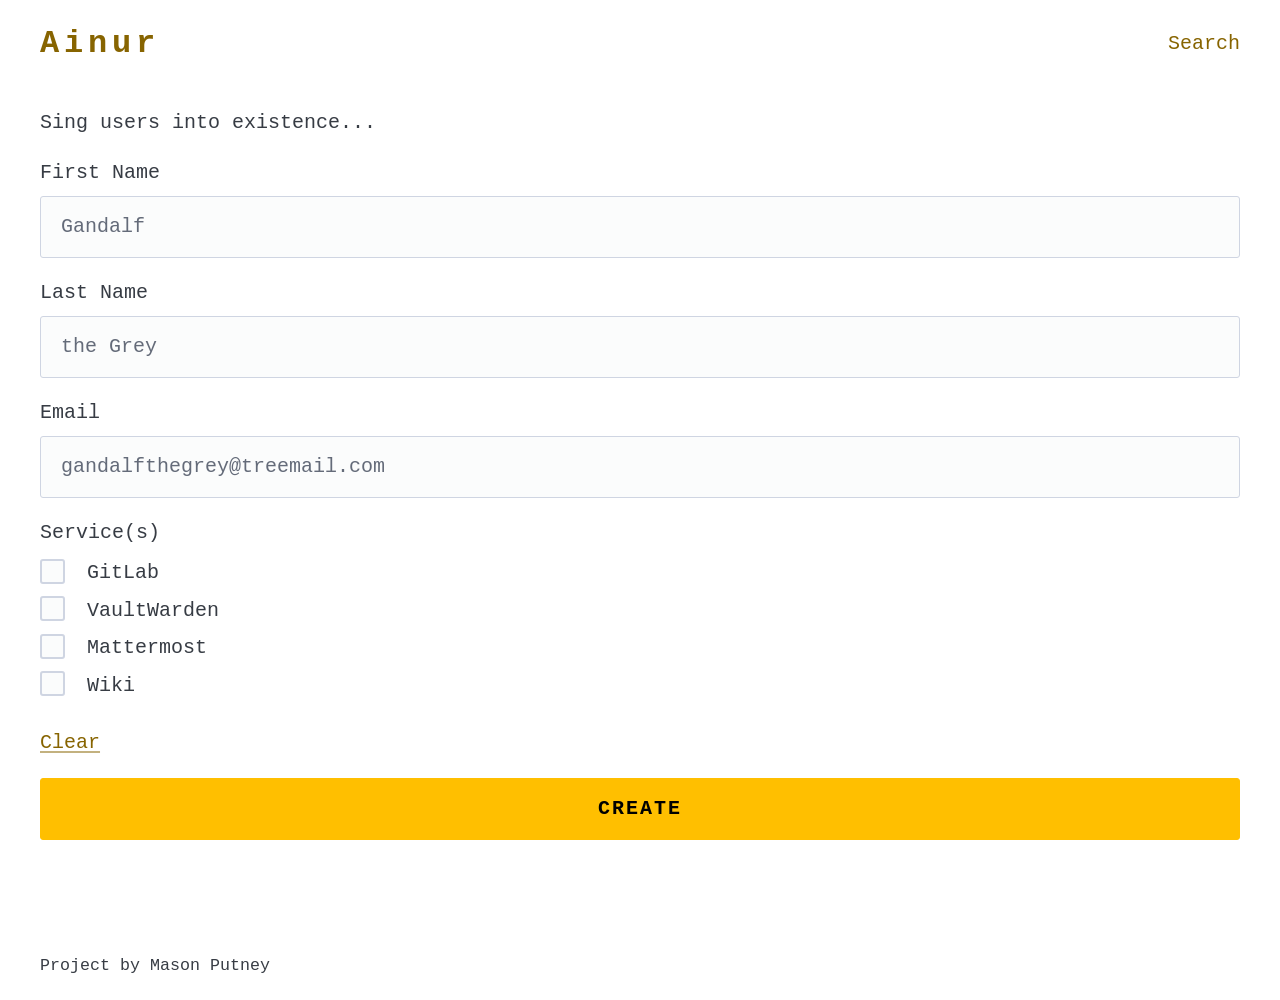
<file: static/index.html>
<!doctype html>
<html lang="en">


<head>
    <meta charset="utf-8">
    <meta name="viewport" content="width=device-width, initial-scale=1">
    <meta name="color-scheme" content="light dark">
    <link rel="stylesheet" href="/static/pico.amber.min.css">
    <link rel="stylesheet" href="/static/pico.colors.min.css">
    <link rel="stylesheet" href="/static/style.css">
    <link rel="icon" href="/static/favicon.ico">
    <script src="/static/htmx.min.js.js"></script>
    <title>Ainur</title>
    <style>
        body { min-height: 100vh; display: flex; flex-direction: column; }
        main { flex: 1; }
    </style>
</head>
<body>

<nav class="container">
    <ul>
        <li><strong class="ainur-brand"><a href="/">Ainur</a></strong></li>
    </ul>
    <ul>
        <li><a href="/search">Search</a></li>
    </ul>
</nav>

<main class="container">
    <p>Sing users into existence...</p>

    <form>
        <label for="first_name">First Name</label>
        <input type="text" id="first_name" name="first_name" placeholder="Gandalf" required>

        <label for="last_name">Last Name</label>
        <input type="text" id="last_name" name="last_name" placeholder="the Grey" required>

        <label for="email">Email</label>
        <input type="email" id="email" name="email" placeholder="gandalfthegrey@treemail.com" required>

        <fieldset>
            <legend>Service(s)</legend>
            <label>
                <input type="checkbox" name="services" value="gitlab">
                GitLab
            </label>
            <label>
                <input type="checkbox" name="services" value="vaultwarden">
                VaultWarden
            </label>
            <label>
                <input type="checkbox" name="services" value="mattermost">
                Mattermost
            </label>
            <label>
                <input type="checkbox" name="services" value="jira">
                Wiki
            </label>
        </fieldset>
        <p>
        <a href="/">Clear</a>
        <p>
        <button
                type="submit"
                hx-post="/provision"
                hx-target="#result"
                hx-swap="innerHTML"
                hx-disabled-elt="this"
        >
            Create
        </button>
    </form>

    <div id="result">
        <progress class="htmx-indicator"></progress>
    </div>

</main>

<footer class="container">
    <small>Project by Mason Putney</small>
</footer>

</body>
</html>
</file>
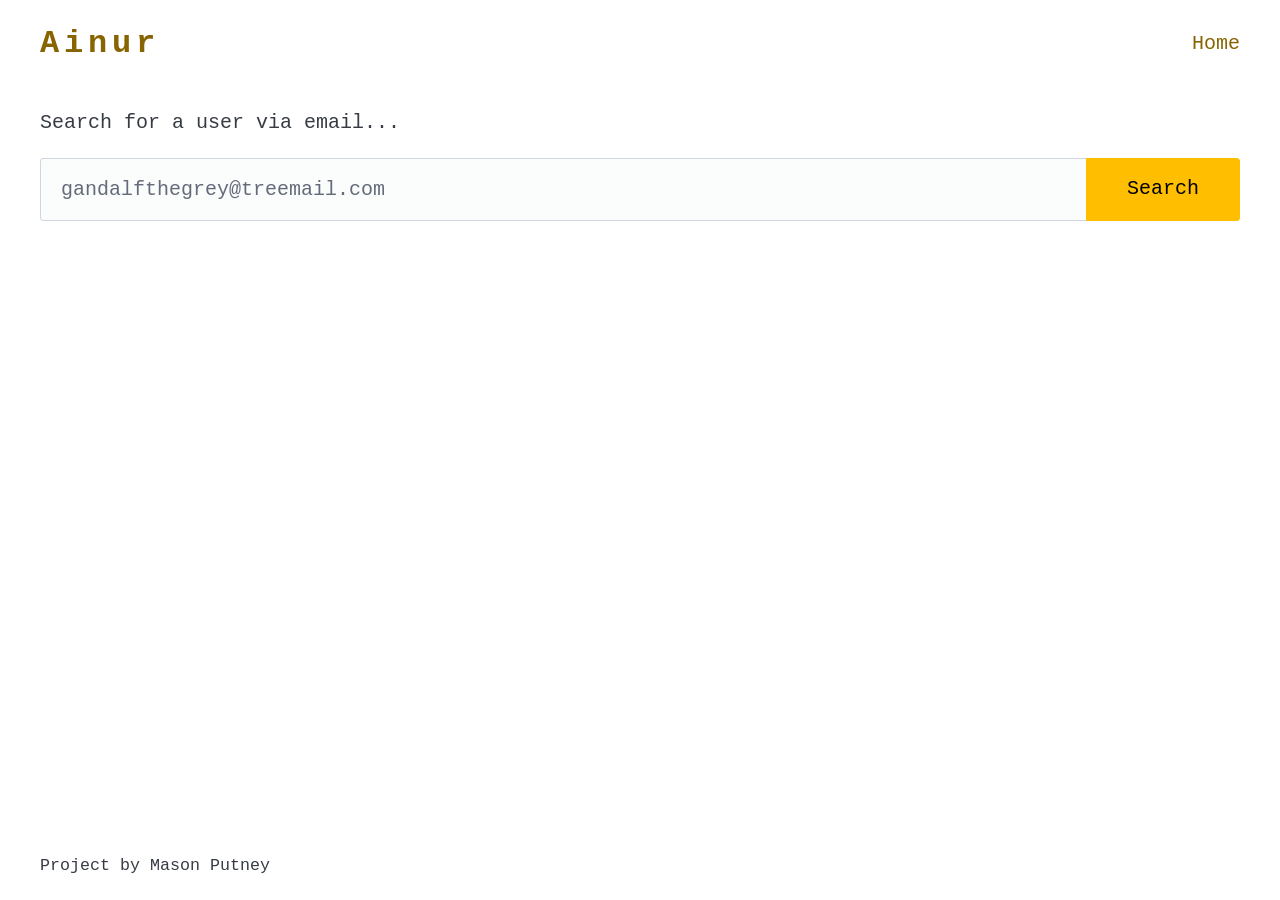
<file: static/search.html>
<!doctype html>
<html lang="en">

<head>
    <meta charset="utf-8">
    <meta name="viewport" content="width=device-width, initial-scale=1">
    <meta name="color-scheme" content="light dark">
    <link rel="stylesheet" href="/static/pico.amber.min.css">
    <link rel="stylesheet" href="/static/pico.colors.min.css">
    <link rel="stylesheet" href="/static/style.css">
    <link rel="icon" href="/static/favicon.ico">
    <script src="/static/htmx.min.js.js"></script>
    <title>Ainur</title>
    <style>
        body { min-height: 100vh; display: flex; flex-direction: column; }
        main { flex: 1; }
    </style>
</head>

<body>
<nav class="container">
    <ul>
        <li><strong class="ainur-brand"><a href="/">Ainur</a></strong></li>
    </ul>
    <ul>
        <li><a href="/">Home</a></li>
    </ul>
</nav>

<main class="container">
    <p>Search for a user via email...</p>
    <form
          hx-get="/search-results"
          hx-target="#result"
          hx-swap="innerHTML"
          hx-indicator="#loading"
    >
        <fieldset role="group">
        <input name="search" placeholder="gandalfthegrey@treemail.com" />
        <input type="submit" value="Search" />
        </fieldset>
    </form>

    <progress id="loading" class="htmx-indicator"></progress>
    <div id="result">
    </div>

</main>

<footer class="container">
    <small>Project by Mason Putney</small>
</footer>

</body>
</html>
</file>
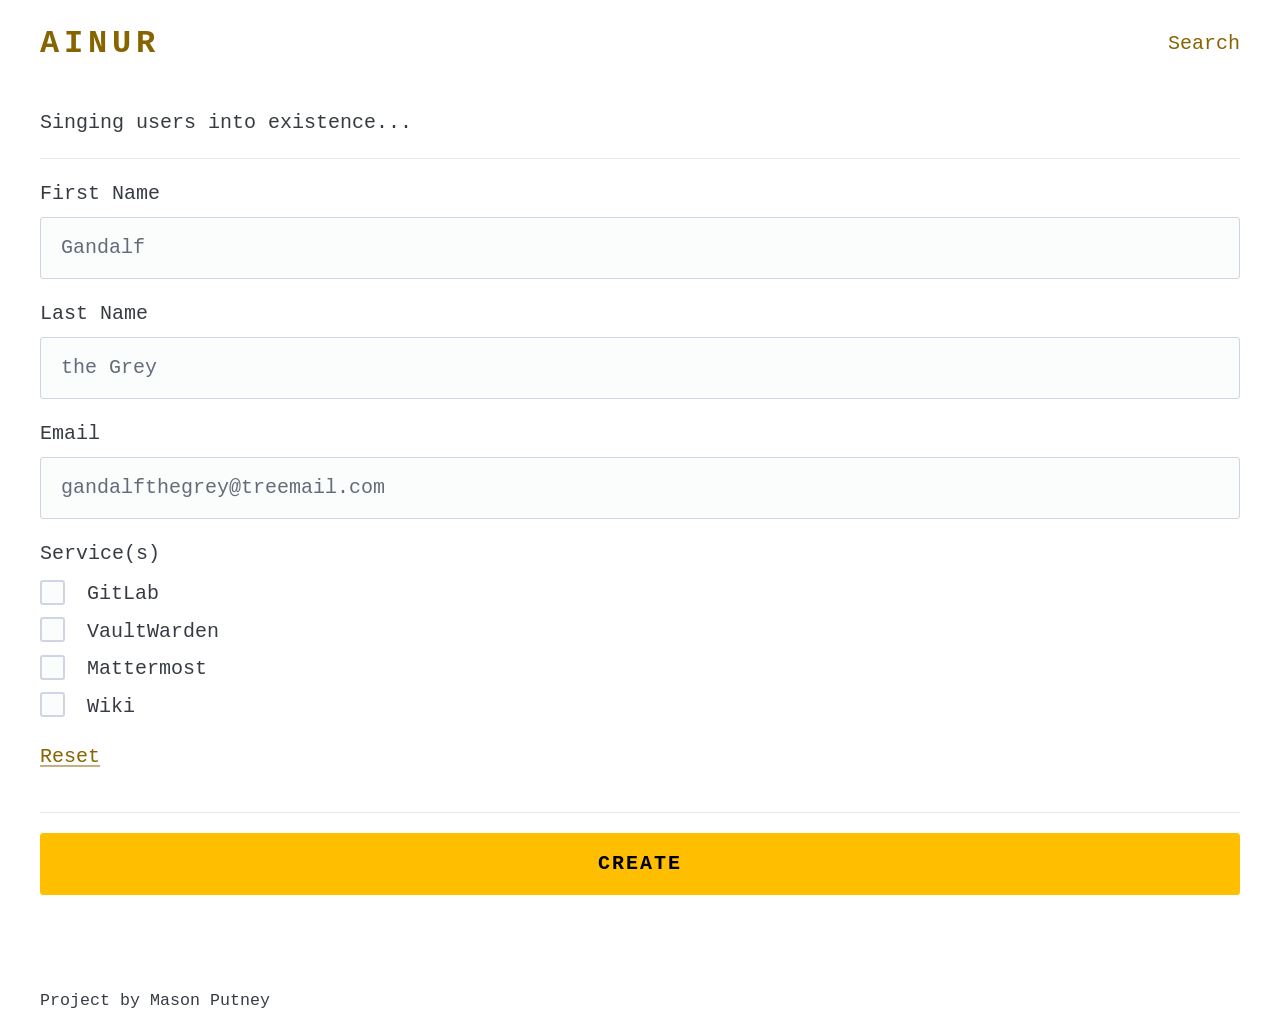
<file: static/templates/home.html>
<!doctype html>
<html lang="en">


<head>
    <meta charset="utf-8">
    <meta name="viewport" content="width=device-width, initial-scale=1">
    <meta name="color-scheme" content="light dark">
    <link rel="stylesheet" href="/static/css/pico.amber.min.css">
    <link rel="stylesheet" href="/static/css/pico.colors.min.css">
    <link rel="stylesheet" href="/static/css/style.css">
    <link rel="icon" href="/static/css/favicon.ico">
    <script src="/static/htmx.min.js.js"></script>
    <title>Ainur</title>
    <style>
        body { min-height: 100vh; display: flex; flex-direction: column; }
        main { flex: 1; }
    </style>
</head>
<body>

<nav class="container">
    <ul>
        <li><strong class="ainur-brand"><a href="/">AINUR</a></strong></li>
    </ul>
    <ul>
        <li><a href="/search">Search</a></li>
    </ul>
</nav>

<main class="container">
    <p>Singing users into existence...</p>
    <hr>

    <form>
        <label for="first_name">First Name</label>
        <input type="text" id="first_name" name="first_name" placeholder="Gandalf" required>

        <label for="last_name">Last Name</label>
        <input type="text" id="last_name" name="last_name" placeholder="the Grey" required>

        <label for="email">Email</label>
        <input type="email" id="email" name="email" placeholder="gandalfthegrey@treemail.com" required>

        <fieldset>
            <legend>Service(s)</legend>
            <label>
                <input type="checkbox" name="services" value="gitlab">
                GitLab
            </label>
            <label>
                <input type="checkbox" name="services" value="vaultwarden">
                VaultWarden
            </label>
            <label>
                <input type="checkbox" name="services" value="mattermost">
                Mattermost
            </label>
            <label>
                <input type="checkbox" name="services" value="jira">
                Wiki
            </label>
            <p>
            <p>
            <p>
            <a href="/">Reset</a>
        </fieldset>
        <hr>
        <button
                type="submit"
                hx-post="/provision"
                hx-target="#result"
                hx-swap="innerHTML"
                hx-disabled-elt="this"
        >
            Create
        </button>
    </form>

    <div id="result">
        <progress class="htmx-indicator"></progress>
    </div>

</main>

<footer class="container">
    <small>Project by Mason Putney</small>
</footer>

</body>
</html>
</file>
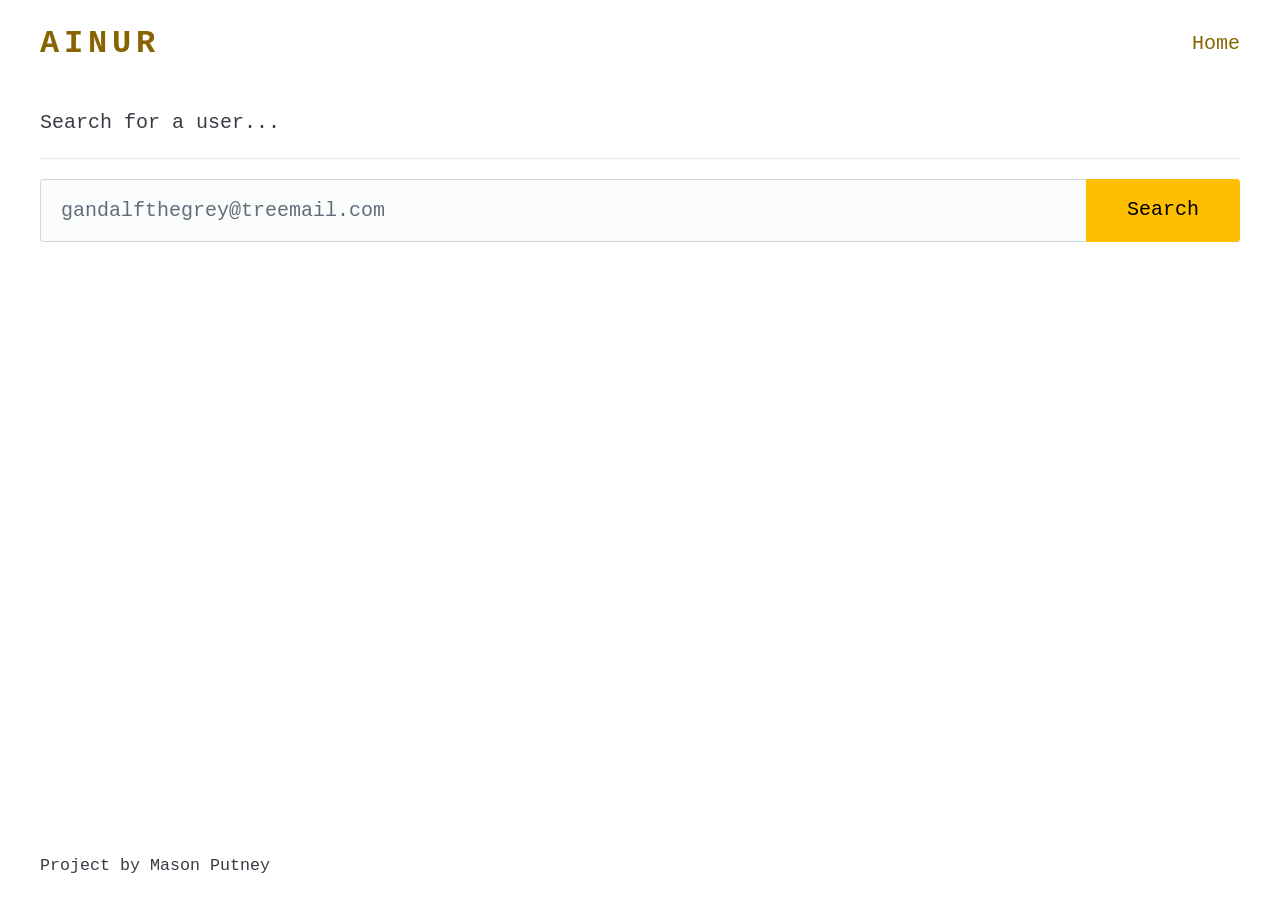
<file: static/templates/search.html>
<!doctype html>
<html lang="en">

<head>
    <meta charset="utf-8">
    <meta name="viewport" content="width=device-width, initial-scale=1">
    <meta name="color-scheme" content="light dark">
    <link rel="stylesheet" href="/static/css/pico.amber.min.css">
    <link rel="stylesheet" href="/static/css/pico.colors.min.css">
    <link rel="stylesheet" href="/static/css/style.css">
    <link rel="icon" href="/static/favicon.ico">
    <script src="/static/htmx.min.js.js"></script>
    <title>Ainur - Search</title>
    <style>
        body { min-height: 100vh; display: flex; flex-direction: column; }
        main { flex: 1; }
    </style>
</head>

<body>
<nav class="container">
    <ul>
        <li><strong class="ainur-brand"><a href="/">AINUR</a></strong></li>
    </ul>
    <ul>
        <li><a href="/">Home</a></li>
    </ul>
</nav>

<main class="container">
    <p>Search for a user...</p>
    <hr>
    <form
          hx-get="/search-results"
          hx-target="#result"
          hx-swap="innerHTML"
          hx-indicator="#loading"
    >
        <fieldset role="group">
        <input name="search" placeholder="gandalfthegrey@treemail.com" />
        <input type="submit" value="Search" />
        </fieldset>
    </form>

    <progress id="loading" class="htmx-indicator"></progress>
    <div id="result">
    </div>

</main>

<footer class="container">
    <small>Project by Mason Putney</small>
</footer>

</body>
</html>
</file>
<file: static/style.css>
:root {
    --pico-border-radius: 0.15rem;
    --pico-typography-spacing-vertical: 1rem;
    --pico-form-element-spacing-vertical: 0.75rem;
    --pico-form-element-spacing-horizontal: 1rem;
    --pico-font-family: "JetBrains Mono", "Courier New", monospace;
}

h1, h2, h3, p, label, legend, small, a, button, li {
    font-family: "JetBrains Mono", "Courier New", monospace;
}

button {
    --pico-font-weight: 600;
    text-transform: uppercase;
    letter-spacing: 0.1em;
}

td button {
    padding: 0.25rem 0.5rem;
    width: auto;
}

.ainur-brand {
    font-size: xx-large;
    letter-spacing: 0.15em;
}
</file>
<file: static/css/style.css>
:root {
    --pico-border-radius: 0.15rem;
    --pico-typography-spacing-vertical: 1rem;
    --pico-form-element-spacing-vertical: 0.75rem;
    --pico-form-element-spacing-horizontal: 1rem;
    --pico-font-family: "JetBrains Mono", "Courier New", monospace;
}

.ainur-brand {
    font-size: xx-large;
    letter-spacing: 0.15em;
}

h1, h2, h3, p, label, legend, small, a, button, li {
    font-family: "JetBrains Mono", "Courier New", monospace;
}

button {
    --pico-font-weight: 600;
    text-transform: uppercase;
    letter-spacing: 0.1em;
}

table {
    table-layout: fixed;
    width: 100%;
}

td button {
    padding: 0.25rem 0.25rem;
    width: 0.75rem;
    font-size: 0.75rem;
    margin: 0.25rem;
}

[data-tooltip]::before {
    background-color: var(--pico-primary-background);
    color: var(--pico-primary-inverse);
}

[data-tooltip]::after {
    border-top-color: var(--pico-primary-background);
}
</file>
<file: static/pico.amber.min.css>
@charset "UTF-8";/*!
 * Pico CSS ✨ v2.1.1 (https://picocss.com)
 * Copyright 2019-2025 - Licensed under MIT
 */:host,:root{--pico-font-family-emoji:"Apple Color Emoji","Segoe UI Emoji","Segoe UI Symbol","Noto Color Emoji";--pico-font-family-sans-serif:system-ui,"Segoe UI",Roboto,Oxygen,Ubuntu,Cantarell,Helvetica,Arial,"Helvetica Neue",sans-serif,var(--pico-font-family-emoji);--pico-font-family-monospace:ui-monospace,SFMono-Regular,"SF Mono",Menlo,Consolas,"Liberation Mono",monospace,var(--pico-font-family-emoji);--pico-font-family:var(--pico-font-family-sans-serif);--pico-line-height:1.5;--pico-font-weight:400;--pico-font-size:100%;--pico-text-underline-offset:0.1rem;--pico-border-radius:0.25rem;--pico-border-width:0.0625rem;--pico-outline-width:0.125rem;--pico-transition:0.2s ease-in-out;--pico-spacing:1rem;--pico-typography-spacing-vertical:1rem;--pico-block-spacing-vertical:var(--pico-spacing);--pico-block-spacing-horizontal:var(--pico-spacing);--pico-grid-column-gap:var(--pico-spacing);--pico-grid-row-gap:var(--pico-spacing);--pico-form-element-spacing-vertical:0.75rem;--pico-form-element-spacing-horizontal:1rem;--pico-group-box-shadow:0 0 0 rgba(0, 0, 0, 0);--pico-group-box-shadow-focus-with-button:0 0 0 var(--pico-outline-width) var(--pico-primary-focus);--pico-group-box-shadow-focus-with-input:0 0 0 0.0625rem var(--pico-form-element-border-color);--pico-modal-overlay-backdrop-filter:blur(0.375rem);--pico-nav-element-spacing-vertical:1rem;--pico-nav-element-spacing-horizontal:0.5rem;--pico-nav-link-spacing-vertical:0.5rem;--pico-nav-link-spacing-horizontal:0.5rem;--pico-nav-breadcrumb-divider:">";--pico-icon-checkbox:url("data:image/svg+xml,%3Csvg xmlns='http://www.w3.org/2000/svg' width='24' height='24' viewBox='0 0 24 24' fill='none' stroke='rgb(255, 255, 255)' stroke-width='4' stroke-linecap='round' stroke-linejoin='round'%3E%3Cpolyline points='20 6 9 17 4 12'%3E%3C/polyline%3E%3C/svg%3E");--pico-icon-minus:url("data:image/svg+xml,%3Csvg xmlns='http://www.w3.org/2000/svg' width='24' height='24' viewBox='0 0 24 24' fill='none' stroke='rgb(255, 255, 255)' stroke-width='4' stroke-linecap='round' stroke-linejoin='round'%3E%3Cline x1='5' y1='12' x2='19' y2='12'%3E%3C/line%3E%3C/svg%3E");--pico-icon-chevron:url("data:image/svg+xml,%3Csvg xmlns='http://www.w3.org/2000/svg' width='24' height='24' viewBox='0 0 24 24' fill='none' stroke='rgb(136, 145, 164)' stroke-width='2' stroke-linecap='round' stroke-linejoin='round'%3E%3Cpolyline points='6 9 12 15 18 9'%3E%3C/polyline%3E%3C/svg%3E");--pico-icon-date:url("data:image/svg+xml,%3Csvg xmlns='http://www.w3.org/2000/svg' width='24' height='24' viewBox='0 0 24 24' fill='none' stroke='rgb(136, 145, 164)' stroke-width='2' stroke-linecap='round' stroke-linejoin='round'%3E%3Crect x='3' y='4' width='18' height='18' rx='2' ry='2'%3E%3C/rect%3E%3Cline x1='16' y1='2' x2='16' y2='6'%3E%3C/line%3E%3Cline x1='8' y1='2' x2='8' y2='6'%3E%3C/line%3E%3Cline x1='3' y1='10' x2='21' y2='10'%3E%3C/line%3E%3C/svg%3E");--pico-icon-time:url("data:image/svg+xml,%3Csvg xmlns='http://www.w3.org/2000/svg' width='24' height='24' viewBox='0 0 24 24' fill='none' stroke='rgb(136, 145, 164)' stroke-width='2' stroke-linecap='round' stroke-linejoin='round'%3E%3Ccircle cx='12' cy='12' r='10'%3E%3C/circle%3E%3Cpolyline points='12 6 12 12 16 14'%3E%3C/polyline%3E%3C/svg%3E");--pico-icon-search:url("data:image/svg+xml,%3Csvg xmlns='http://www.w3.org/2000/svg' width='24' height='24' viewBox='0 0 24 24' fill='none' stroke='rgb(136, 145, 164)' stroke-width='1.5' stroke-linecap='round' stroke-linejoin='round'%3E%3Ccircle cx='11' cy='11' r='8'%3E%3C/circle%3E%3Cline x1='21' y1='21' x2='16.65' y2='16.65'%3E%3C/line%3E%3C/svg%3E");--pico-icon-close:url("data:image/svg+xml,%3Csvg xmlns='http://www.w3.org/2000/svg' width='24' height='24' viewBox='0 0 24 24' fill='none' stroke='rgb(136, 145, 164)' stroke-width='3' stroke-linecap='round' stroke-linejoin='round'%3E%3Cline x1='18' y1='6' x2='6' y2='18'%3E%3C/line%3E%3Cline x1='6' y1='6' x2='18' y2='18'%3E%3C/line%3E%3C/svg%3E");--pico-icon-loading:url("data:image/svg+xml,%3Csvg fill='none' height='24' width='24' viewBox='0 0 24 24' xmlns='http://www.w3.org/2000/svg' %3E%3Cstyle%3E g %7B animation: rotate 2s linear infinite; transform-origin: center center; %7D circle %7B stroke-dasharray: 75,100; stroke-dashoffset: -5; animation: dash 1.5s ease-in-out infinite; stroke-linecap: round; %7D @keyframes rotate %7B 0%25 %7B transform: rotate(0deg); %7D 100%25 %7B transform: rotate(360deg); %7D %7D @keyframes dash %7B 0%25 %7B stroke-dasharray: 1,100; stroke-dashoffset: 0; %7D 50%25 %7B stroke-dasharray: 44.5,100; stroke-dashoffset: -17.5; %7D 100%25 %7B stroke-dasharray: 44.5,100; stroke-dashoffset: -62; %7D %7D %3C/style%3E%3Cg%3E%3Ccircle cx='12' cy='12' r='10' fill='none' stroke='rgb(136, 145, 164)' stroke-width='4' /%3E%3C/g%3E%3C/svg%3E")}@media (min-width:576px){:host,:root{--pico-font-size:106.25%}}@media (min-width:768px){:host,:root{--pico-font-size:112.5%}}@media (min-width:1024px){:host,:root{--pico-font-size:118.75%}}@media (min-width:1280px){:host,:root{--pico-font-size:125%}}@media (min-width:1536px){:host,:root{--pico-font-size:131.25%}}a{--pico-text-decoration:underline}a.contrast,a.secondary{--pico-text-decoration:underline}small{--pico-font-size:0.875em}h1,h2,h3,h4,h5,h6{--pico-font-weight:700}h1{--pico-font-size:2rem;--pico-line-height:1.125;--pico-typography-spacing-top:3rem}h2{--pico-font-size:1.75rem;--pico-line-height:1.15;--pico-typography-spacing-top:2.625rem}h3{--pico-font-size:1.5rem;--pico-line-height:1.175;--pico-typography-spacing-top:2.25rem}h4{--pico-font-size:1.25rem;--pico-line-height:1.2;--pico-typography-spacing-top:1.874rem}h5{--pico-font-size:1.125rem;--pico-line-height:1.225;--pico-typography-spacing-top:1.6875rem}h6{--pico-font-size:1rem;--pico-line-height:1.25;--pico-typography-spacing-top:1.5rem}tfoot td,tfoot th,thead td,thead th{--pico-font-weight:600;--pico-border-width:0.1875rem}code,kbd,pre,samp{--pico-font-family:var(--pico-font-family-monospace)}kbd{--pico-font-weight:bolder}:where(select,textarea),input:not([type=submit],[type=button],[type=reset],[type=checkbox],[type=radio],[type=file]){--pico-outline-width:0.0625rem}[type=search]{--pico-border-radius:5rem}[type=checkbox],[type=radio]{--pico-border-width:0.125rem}[type=checkbox][role=switch]{--pico-border-width:0.1875rem}details.dropdown summary:not([role=button]){--pico-outline-width:0.0625rem}nav details.dropdown summary:focus-visible{--pico-outline-width:0.125rem}[role=search]{--pico-border-radius:5rem}[role=group]:has(button.secondary:focus,[type=submit].secondary:focus,[type=button].secondary:focus,[role=button].secondary:focus),[role=search]:has(button.secondary:focus,[type=submit].secondary:focus,[type=button].secondary:focus,[role=button].secondary:focus){--pico-group-box-shadow-focus-with-button:0 0 0 var(--pico-outline-width) var(--pico-secondary-focus)}[role=group]:has(button.contrast:focus,[type=submit].contrast:focus,[type=button].contrast:focus,[role=button].contrast:focus),[role=search]:has(button.contrast:focus,[type=submit].contrast:focus,[type=button].contrast:focus,[role=button].contrast:focus){--pico-group-box-shadow-focus-with-button:0 0 0 var(--pico-outline-width) var(--pico-contrast-focus)}[role=group] [role=button],[role=group] [type=button],[role=group] [type=submit],[role=group] button,[role=search] [role=button],[role=search] [type=button],[role=search] [type=submit],[role=search] button{--pico-form-element-spacing-horizontal:2rem}details summary[role=button]:not(.outline)::after{filter:brightness(0) invert(1)}[aria-busy=true]:not(input,select,textarea):is(button,[type=submit],[type=button],[type=reset],[role=button]):not(.outline)::before{filter:brightness(0) invert(0)}:host(:not([data-theme=dark])),:root:not([data-theme=dark]),[data-theme=light]{color-scheme:light;--pico-background-color:#fff;--pico-color:#373c44;--pico-text-selection-color:rgba(183, 136, 0, 0.25);--pico-muted-color:#646b79;--pico-muted-border-color:rgb(231, 234, 239.5);--pico-primary:#876400;--pico-primary-background:#ffbf00;--pico-primary-border:var(--pico-primary-background);--pico-primary-underline:rgba(135, 100, 0, 0.5);--pico-primary-hover:#694d00;--pico-primary-hover-background:#e8ae01;--pico-primary-hover-border:var(--pico-primary-hover-background);--pico-primary-hover-underline:var(--pico-primary-hover);--pico-primary-focus:rgba(183, 136, 0, 0.5);--pico-primary-inverse:#000;--pico-secondary:#5d6b89;--pico-secondary-background:#525f7a;--pico-secondary-border:var(--pico-secondary-background);--pico-secondary-underline:rgba(93, 107, 137, 0.5);--pico-secondary-hover:#48536b;--pico-secondary-hover-background:#48536b;--pico-secondary-hover-border:var(--pico-secondary-hover-background);--pico-secondary-hover-underline:var(--pico-secondary-hover);--pico-secondary-focus:rgba(93, 107, 137, 0.25);--pico-secondary-inverse:#fff;--pico-contrast:#181c25;--pico-contrast-background:#181c25;--pico-contrast-border:var(--pico-contrast-background);--pico-contrast-underline:rgba(24, 28, 37, 0.5);--pico-contrast-hover:#000;--pico-contrast-hover-background:#000;--pico-contrast-hover-border:var(--pico-contrast-hover-background);--pico-contrast-hover-underline:var(--pico-secondary-hover);--pico-contrast-focus:rgba(93, 107, 137, 0.25);--pico-contrast-inverse:#fff;--pico-box-shadow:0.0145rem 0.029rem 0.174rem rgba(129, 145, 181, 0.01698),0.0335rem 0.067rem 0.402rem rgba(129, 145, 181, 0.024),0.0625rem 0.125rem 0.75rem rgba(129, 145, 181, 0.03),0.1125rem 0.225rem 1.35rem rgba(129, 145, 181, 0.036),0.2085rem 0.417rem 2.502rem rgba(129, 145, 181, 0.04302),0.5rem 1rem 6rem rgba(129, 145, 181, 0.06),0 0 0 0.0625rem rgba(129, 145, 181, 0.015);--pico-h1-color:#2d3138;--pico-h2-color:#373c44;--pico-h3-color:#424751;--pico-h4-color:#4d535e;--pico-h5-color:#5c6370;--pico-h6-color:#646b79;--pico-mark-background-color:rgb(252.5, 230.5, 191.5);--pico-mark-color:#0f1114;--pico-ins-color:rgb(28.5, 105.5, 84);--pico-del-color:rgb(136, 56.5, 53);--pico-blockquote-border-color:var(--pico-muted-border-color);--pico-blockquote-footer-color:var(--pico-muted-color);--pico-button-box-shadow:0 0 0 rgba(0, 0, 0, 0);--pico-button-hover-box-shadow:0 0 0 rgba(0, 0, 0, 0);--pico-table-border-color:var(--pico-muted-border-color);--pico-table-row-stripped-background-color:rgba(111, 120, 135, 0.0375);--pico-code-background-color:rgb(243, 244.5, 246.75);--pico-code-color:#646b79;--pico-code-kbd-background-color:var(--pico-color);--pico-code-kbd-color:var(--pico-background-color);--pico-form-element-background-color:rgb(251, 251.5, 252.25);--pico-form-element-selected-background-color:#dfe3eb;--pico-form-element-border-color:#cfd5e2;--pico-form-element-color:#23262c;--pico-form-element-placeholder-color:var(--pico-muted-color);--pico-form-element-active-background-color:#fff;--pico-form-element-active-border-color:var(--pico-primary-border);--pico-form-element-focus-color:var(--pico-primary-border);--pico-form-element-disabled-opacity:0.5;--pico-form-element-invalid-border-color:rgb(183.5, 105.5, 106.5);--pico-form-element-invalid-active-border-color:rgb(200.25, 79.25, 72.25);--pico-form-element-invalid-focus-color:var(--pico-form-element-invalid-active-border-color);--pico-form-element-valid-border-color:rgb(76, 154.5, 137.5);--pico-form-element-valid-active-border-color:rgb(39, 152.75, 118.75);--pico-form-element-valid-focus-color:var(--pico-form-element-valid-active-border-color);--pico-switch-background-color:#bfc7d9;--pico-switch-checked-background-color:var(--pico-primary-background);--pico-switch-color:#fff;--pico-switch-thumb-box-shadow:0 0 0.5rem rgba(0, 0, 0, 0.25);--pico-range-border-color:#dfe3eb;--pico-range-active-border-color:#bfc7d9;--pico-range-thumb-border-color:var(--pico-background-color);--pico-range-thumb-color:var(--pico-secondary-background);--pico-range-thumb-active-color:var(--pico-primary-background);--pico-accordion-border-color:var(--pico-muted-border-color);--pico-accordion-active-summary-color:var(--pico-primary-hover);--pico-accordion-close-summary-color:var(--pico-color);--pico-accordion-open-summary-color:var(--pico-muted-color);--pico-card-background-color:var(--pico-background-color);--pico-card-border-color:var(--pico-muted-border-color);--pico-card-box-shadow:var(--pico-box-shadow);--pico-card-sectioning-background-color:rgb(251, 251.5, 252.25);--pico-dropdown-background-color:#fff;--pico-dropdown-border-color:#eff1f4;--pico-dropdown-box-shadow:var(--pico-box-shadow);--pico-dropdown-color:var(--pico-color);--pico-dropdown-hover-background-color:#eff1f4;--pico-loading-spinner-opacity:0.5;--pico-modal-overlay-background-color:rgba(232, 234, 237, 0.75);--pico-progress-background-color:#dfe3eb;--pico-progress-color:var(--pico-primary-background);--pico-tooltip-background-color:var(--pico-contrast-background);--pico-tooltip-color:var(--pico-contrast-inverse);--pico-icon-valid:url("data:image/svg+xml,%3Csvg xmlns='http://www.w3.org/2000/svg' width='24' height='24' viewBox='0 0 24 24' fill='none' stroke='rgb(76, 154.5, 137.5)' stroke-width='2' stroke-linecap='round' stroke-linejoin='round'%3E%3Cpolyline points='20 6 9 17 4 12'%3E%3C/polyline%3E%3C/svg%3E");--pico-icon-invalid:url("data:image/svg+xml,%3Csvg xmlns='http://www.w3.org/2000/svg' width='24' height='24' viewBox='0 0 24 24' fill='none' stroke='rgb(200.25, 79.25, 72.25)' stroke-width='2' stroke-linecap='round' stroke-linejoin='round'%3E%3Ccircle cx='12' cy='12' r='10'%3E%3C/circle%3E%3Cline x1='12' y1='8' x2='12' y2='12'%3E%3C/line%3E%3Cline x1='12' y1='16' x2='12.01' y2='16'%3E%3C/line%3E%3C/svg%3E")}:host(:not([data-theme=dark])) input:is([type=submit],[type=button],[type=reset],[type=checkbox],[type=radio],[type=file]),:root:not([data-theme=dark]) input:is([type=submit],[type=button],[type=reset],[type=checkbox],[type=radio],[type=file]),[data-theme=light] input:is([type=submit],[type=button],[type=reset],[type=checkbox],[type=radio],[type=file]){--pico-form-element-focus-color:var(--pico-primary-focus)}@media only screen and (prefers-color-scheme:dark){:host(:not([data-theme])),:root:not([data-theme]){color-scheme:dark;--pico-background-color:rgb(19, 22.5, 30.5);--pico-color:#c2c7d0;--pico-text-selection-color:rgba(199, 148, 0, 0.1875);--pico-muted-color:#7b8495;--pico-muted-border-color:#202632;--pico-primary:#c79400;--pico-primary-background:#ffbf00;--pico-primary-border:var(--pico-primary-background);--pico-primary-underline:rgba(199, 148, 0, 0.5);--pico-primary-hover:#e8ae01;--pico-primary-hover-background:#fecc63;--pico-primary-hover-border:var(--pico-primary-hover-background);--pico-primary-hover-underline:var(--pico-primary-hover);--pico-primary-focus:rgba(199, 148, 0, 0.375);--pico-primary-inverse:#000;--pico-secondary:#969eaf;--pico-secondary-background:#525f7a;--pico-secondary-border:var(--pico-secondary-background);--pico-secondary-underline:rgba(150, 158, 175, 0.5);--pico-secondary-hover:#b3b9c5;--pico-secondary-hover-background:#5d6b89;--pico-secondary-hover-border:var(--pico-secondary-hover-background);--pico-secondary-hover-underline:var(--pico-secondary-hover);--pico-secondary-focus:rgba(144, 158, 190, 0.25);--pico-secondary-inverse:#fff;--pico-contrast:#dfe3eb;--pico-contrast-background:#eff1f4;--pico-contrast-border:var(--pico-contrast-background);--pico-contrast-underline:rgba(223, 227, 235, 0.5);--pico-contrast-hover:#fff;--pico-contrast-hover-background:#fff;--pico-contrast-hover-border:var(--pico-contrast-hover-background);--pico-contrast-hover-underline:var(--pico-contrast-hover);--pico-contrast-focus:rgba(207, 213, 226, 0.25);--pico-contrast-inverse:#000;--pico-box-shadow:0.0145rem 0.029rem 0.174rem rgba(7, 8.5, 12, 0.01698),0.0335rem 0.067rem 0.402rem rgba(7, 8.5, 12, 0.024),0.0625rem 0.125rem 0.75rem rgba(7, 8.5, 12, 0.03),0.1125rem 0.225rem 1.35rem rgba(7, 8.5, 12, 0.036),0.2085rem 0.417rem 2.502rem rgba(7, 8.5, 12, 0.04302),0.5rem 1rem 6rem rgba(7, 8.5, 12, 0.06),0 0 0 0.0625rem rgba(7, 8.5, 12, 0.015);--pico-h1-color:#f0f1f3;--pico-h2-color:#e0e3e7;--pico-h3-color:#c2c7d0;--pico-h4-color:#b3b9c5;--pico-h5-color:#a4acba;--pico-h6-color:#8891a4;--pico-mark-background-color:#014063;--pico-mark-color:#fff;--pico-ins-color:#62af9a;--pico-del-color:rgb(205.5, 126, 123);--pico-blockquote-border-color:var(--pico-muted-border-color);--pico-blockquote-footer-color:var(--pico-muted-color);--pico-button-box-shadow:0 0 0 rgba(0, 0, 0, 0);--pico-button-hover-box-shadow:0 0 0 rgba(0, 0, 0, 0);--pico-table-border-color:var(--pico-muted-border-color);--pico-table-row-stripped-background-color:rgba(111, 120, 135, 0.0375);--pico-code-background-color:rgb(26, 30.5, 40.25);--pico-code-color:#8891a4;--pico-code-kbd-background-color:var(--pico-color);--pico-code-kbd-color:var(--pico-background-color);--pico-form-element-background-color:rgb(28, 33, 43.5);--pico-form-element-selected-background-color:#2a3140;--pico-form-element-border-color:#2a3140;--pico-form-element-color:#e0e3e7;--pico-form-element-placeholder-color:#8891a4;--pico-form-element-active-background-color:rgb(26, 30.5, 40.25);--pico-form-element-active-border-color:var(--pico-primary-border);--pico-form-element-focus-color:var(--pico-primary-border);--pico-form-element-disabled-opacity:0.5;--pico-form-element-invalid-border-color:rgb(149.5, 74, 80);--pico-form-element-invalid-active-border-color:rgb(183.25, 63.5, 59);--pico-form-element-invalid-focus-color:var(--pico-form-element-invalid-active-border-color);--pico-form-element-valid-border-color:#2a7b6f;--pico-form-element-valid-active-border-color:rgb(22, 137, 105.5);--pico-form-element-valid-focus-color:var(--pico-form-element-valid-active-border-color);--pico-switch-background-color:#333c4e;--pico-switch-checked-background-color:var(--pico-primary-background);--pico-switch-color:#fff;--pico-switch-thumb-box-shadow:0 0 0.5rem rgba(0, 0, 0, 0.25);--pico-range-border-color:#202632;--pico-range-active-border-color:#2a3140;--pico-range-thumb-border-color:var(--pico-background-color);--pico-range-thumb-color:var(--pico-secondary-background);--pico-range-thumb-active-color:var(--pico-primary-background);--pico-accordion-border-color:var(--pico-muted-border-color);--pico-accordion-active-summary-color:var(--pico-primary-hover);--pico-accordion-close-summary-color:var(--pico-color);--pico-accordion-open-summary-color:var(--pico-muted-color);--pico-card-background-color:#181c25;--pico-card-border-color:var(--pico-card-background-color);--pico-card-box-shadow:var(--pico-box-shadow);--pico-card-sectioning-background-color:rgb(26, 30.5, 40.25);--pico-dropdown-background-color:#181c25;--pico-dropdown-border-color:#202632;--pico-dropdown-box-shadow:var(--pico-box-shadow);--pico-dropdown-color:var(--pico-color);--pico-dropdown-hover-background-color:#202632;--pico-loading-spinner-opacity:0.5;--pico-modal-overlay-background-color:rgba(7.5, 8.5, 10, 0.75);--pico-progress-background-color:#202632;--pico-progress-color:var(--pico-primary-background);--pico-tooltip-background-color:var(--pico-contrast-background);--pico-tooltip-color:var(--pico-contrast-inverse);--pico-icon-valid:url("data:image/svg+xml,%3Csvg xmlns='http://www.w3.org/2000/svg' width='24' height='24' viewBox='0 0 24 24' fill='none' stroke='rgb(42, 123, 111)' stroke-width='2' stroke-linecap='round' stroke-linejoin='round'%3E%3Cpolyline points='20 6 9 17 4 12'%3E%3C/polyline%3E%3C/svg%3E");--pico-icon-invalid:url("data:image/svg+xml,%3Csvg xmlns='http://www.w3.org/2000/svg' width='24' height='24' viewBox='0 0 24 24' fill='none' stroke='rgb(149.5, 74, 80)' stroke-width='2' stroke-linecap='round' stroke-linejoin='round'%3E%3Ccircle cx='12' cy='12' r='10'%3E%3C/circle%3E%3Cline x1='12' y1='8' x2='12' y2='12'%3E%3C/line%3E%3Cline x1='12' y1='16' x2='12.01' y2='16'%3E%3C/line%3E%3C/svg%3E")}:host(:not([data-theme])) input:is([type=submit],[type=button],[type=reset],[type=checkbox],[type=radio],[type=file]),:root:not([data-theme]) input:is([type=submit],[type=button],[type=reset],[type=checkbox],[type=radio],[type=file]){--pico-form-element-focus-color:var(--pico-primary-focus)}:host(:not([data-theme])) details summary[role=button].contrast:not(.outline)::after,:root:not([data-theme]) details summary[role=button].contrast:not(.outline)::after{filter:brightness(0)}:host(:not([data-theme])) [aria-busy=true]:not(input,select,textarea).contrast:is(button,[type=submit],[type=button],[type=reset],[role=button]):not(.outline)::before,:root:not([data-theme]) [aria-busy=true]:not(input,select,textarea).contrast:is(button,[type=submit],[type=button],[type=reset],[role=button]):not(.outline)::before{filter:brightness(0)}}[data-theme=dark]{color-scheme:dark;--pico-background-color:rgb(19, 22.5, 30.5);--pico-color:#c2c7d0;--pico-text-selection-color:rgba(199, 148, 0, 0.1875);--pico-muted-color:#7b8495;--pico-muted-border-color:#202632;--pico-primary:#c79400;--pico-primary-background:#ffbf00;--pico-primary-border:var(--pico-primary-background);--pico-primary-underline:rgba(199, 148, 0, 0.5);--pico-primary-hover:#e8ae01;--pico-primary-hover-background:#fecc63;--pico-primary-hover-border:var(--pico-primary-hover-background);--pico-primary-hover-underline:var(--pico-primary-hover);--pico-primary-focus:rgba(199, 148, 0, 0.375);--pico-primary-inverse:#000;--pico-secondary:#969eaf;--pico-secondary-background:#525f7a;--pico-secondary-border:var(--pico-secondary-background);--pico-secondary-underline:rgba(150, 158, 175, 0.5);--pico-secondary-hover:#b3b9c5;--pico-secondary-hover-background:#5d6b89;--pico-secondary-hover-border:var(--pico-secondary-hover-background);--pico-secondary-hover-underline:var(--pico-secondary-hover);--pico-secondary-focus:rgba(144, 158, 190, 0.25);--pico-secondary-inverse:#fff;--pico-contrast:#dfe3eb;--pico-contrast-background:#eff1f4;--pico-contrast-border:var(--pico-contrast-background);--pico-contrast-underline:rgba(223, 227, 235, 0.5);--pico-contrast-hover:#fff;--pico-contrast-hover-background:#fff;--pico-contrast-hover-border:var(--pico-contrast-hover-background);--pico-contrast-hover-underline:var(--pico-contrast-hover);--pico-contrast-focus:rgba(207, 213, 226, 0.25);--pico-contrast-inverse:#000;--pico-box-shadow:0.0145rem 0.029rem 0.174rem rgba(7, 8.5, 12, 0.01698),0.0335rem 0.067rem 0.402rem rgba(7, 8.5, 12, 0.024),0.0625rem 0.125rem 0.75rem rgba(7, 8.5, 12, 0.03),0.1125rem 0.225rem 1.35rem rgba(7, 8.5, 12, 0.036),0.2085rem 0.417rem 2.502rem rgba(7, 8.5, 12, 0.04302),0.5rem 1rem 6rem rgba(7, 8.5, 12, 0.06),0 0 0 0.0625rem rgba(7, 8.5, 12, 0.015);--pico-h1-color:#f0f1f3;--pico-h2-color:#e0e3e7;--pico-h3-color:#c2c7d0;--pico-h4-color:#b3b9c5;--pico-h5-color:#a4acba;--pico-h6-color:#8891a4;--pico-mark-background-color:#014063;--pico-mark-color:#fff;--pico-ins-color:#62af9a;--pico-del-color:rgb(205.5, 126, 123);--pico-blockquote-border-color:var(--pico-muted-border-color);--pico-blockquote-footer-color:var(--pico-muted-color);--pico-button-box-shadow:0 0 0 rgba(0, 0, 0, 0);--pico-button-hover-box-shadow:0 0 0 rgba(0, 0, 0, 0);--pico-table-border-color:var(--pico-muted-border-color);--pico-table-row-stripped-background-color:rgba(111, 120, 135, 0.0375);--pico-code-background-color:rgb(26, 30.5, 40.25);--pico-code-color:#8891a4;--pico-code-kbd-background-color:var(--pico-color);--pico-code-kbd-color:var(--pico-background-color);--pico-form-element-background-color:rgb(28, 33, 43.5);--pico-form-element-selected-background-color:#2a3140;--pico-form-element-border-color:#2a3140;--pico-form-element-color:#e0e3e7;--pico-form-element-placeholder-color:#8891a4;--pico-form-element-active-background-color:rgb(26, 30.5, 40.25);--pico-form-element-active-border-color:var(--pico-primary-border);--pico-form-element-focus-color:var(--pico-primary-border);--pico-form-element-disabled-opacity:0.5;--pico-form-element-invalid-border-color:rgb(149.5, 74, 80);--pico-form-element-invalid-active-border-color:rgb(183.25, 63.5, 59);--pico-form-element-invalid-focus-color:var(--pico-form-element-invalid-active-border-color);--pico-form-element-valid-border-color:#2a7b6f;--pico-form-element-valid-active-border-color:rgb(22, 137, 105.5);--pico-form-element-valid-focus-color:var(--pico-form-element-valid-active-border-color);--pico-switch-background-color:#333c4e;--pico-switch-checked-background-color:var(--pico-primary-background);--pico-switch-color:#fff;--pico-switch-thumb-box-shadow:0 0 0.5rem rgba(0, 0, 0, 0.25);--pico-range-border-color:#202632;--pico-range-active-border-color:#2a3140;--pico-range-thumb-border-color:var(--pico-background-color);--pico-range-thumb-color:var(--pico-secondary-background);--pico-range-thumb-active-color:var(--pico-primary-background);--pico-accordion-border-color:var(--pico-muted-border-color);--pico-accordion-active-summary-color:var(--pico-primary-hover);--pico-accordion-close-summary-color:var(--pico-color);--pico-accordion-open-summary-color:var(--pico-muted-color);--pico-card-background-color:#181c25;--pico-card-border-color:var(--pico-card-background-color);--pico-card-box-shadow:var(--pico-box-shadow);--pico-card-sectioning-background-color:rgb(26, 30.5, 40.25);--pico-dropdown-background-color:#181c25;--pico-dropdown-border-color:#202632;--pico-dropdown-box-shadow:var(--pico-box-shadow);--pico-dropdown-color:var(--pico-color);--pico-dropdown-hover-background-color:#202632;--pico-loading-spinner-opacity:0.5;--pico-modal-overlay-background-color:rgba(7.5, 8.5, 10, 0.75);--pico-progress-background-color:#202632;--pico-progress-color:var(--pico-primary-background);--pico-tooltip-background-color:var(--pico-contrast-background);--pico-tooltip-color:var(--pico-contrast-inverse);--pico-icon-valid:url("data:image/svg+xml,%3Csvg xmlns='http://www.w3.org/2000/svg' width='24' height='24' viewBox='0 0 24 24' fill='none' stroke='rgb(42, 123, 111)' stroke-width='2' stroke-linecap='round' stroke-linejoin='round'%3E%3Cpolyline points='20 6 9 17 4 12'%3E%3C/polyline%3E%3C/svg%3E");--pico-icon-invalid:url("data:image/svg+xml,%3Csvg xmlns='http://www.w3.org/2000/svg' width='24' height='24' viewBox='0 0 24 24' fill='none' stroke='rgb(149.5, 74, 80)' stroke-width='2' stroke-linecap='round' stroke-linejoin='round'%3E%3Ccircle cx='12' cy='12' r='10'%3E%3C/circle%3E%3Cline x1='12' y1='8' x2='12' y2='12'%3E%3C/line%3E%3Cline x1='12' y1='16' x2='12.01' y2='16'%3E%3C/line%3E%3C/svg%3E")}[data-theme=dark] input:is([type=submit],[type=button],[type=reset],[type=checkbox],[type=radio],[type=file]){--pico-form-element-focus-color:var(--pico-primary-focus)}[data-theme=dark] details summary[role=button].contrast:not(.outline)::after{filter:brightness(0)}[data-theme=dark] [aria-busy=true]:not(input,select,textarea).contrast:is(button,[type=submit],[type=button],[type=reset],[role=button]):not(.outline)::before{filter:brightness(0)}[type=checkbox],[type=radio],[type=range],progress{accent-color:var(--pico-primary)}*,::after,::before{box-sizing:border-box;background-repeat:no-repeat}::after,::before{text-decoration:inherit;vertical-align:inherit}:where(:host),:where(:root){-webkit-tap-highlight-color:transparent;-webkit-text-size-adjust:100%;-moz-text-size-adjust:100%;text-size-adjust:100%;background-color:var(--pico-background-color);color:var(--pico-color);font-weight:var(--pico-font-weight);font-size:var(--pico-font-size);line-height:var(--pico-line-height);font-family:var(--pico-font-family);text-underline-offset:var(--pico-text-underline-offset);text-rendering:optimizeLegibility;overflow-wrap:break-word;-moz-tab-size:4;-o-tab-size:4;tab-size:4}body{width:100%;margin:0}main{display:block}body>footer,body>header,body>main{padding-block:var(--pico-block-spacing-vertical)}section{margin-bottom:var(--pico-block-spacing-vertical)}.container,.container-fluid{width:100%;margin-right:auto;margin-left:auto;padding-right:var(--pico-spacing);padding-left:var(--pico-spacing)}@media (min-width:576px){.container{max-width:510px;padding-right:0;padding-left:0}}@media (min-width:768px){.container{max-width:700px}}@media (min-width:1024px){.container{max-width:950px}}@media (min-width:1280px){.container{max-width:1200px}}@media (min-width:1536px){.container{max-width:1450px}}.grid{grid-column-gap:var(--pico-grid-column-gap);grid-row-gap:var(--pico-grid-row-gap);display:grid;grid-template-columns:1fr}@media (min-width:768px){.grid{grid-template-columns:repeat(auto-fit,minmax(0%,1fr))}}.grid>*{min-width:0}.overflow-auto{overflow:auto}b,strong{font-weight:bolder}sub,sup{position:relative;font-size:.75em;line-height:0;vertical-align:baseline}sub{bottom:-.25em}sup{top:-.5em}address,blockquote,dl,ol,p,pre,table,ul{margin-top:0;margin-bottom:var(--pico-typography-spacing-vertical);color:var(--pico-color);font-style:normal;font-weight:var(--pico-font-weight)}h1,h2,h3,h4,h5,h6{margin-top:0;margin-bottom:var(--pico-typography-spacing-vertical);color:var(--pico-color);font-weight:var(--pico-font-weight);font-size:var(--pico-font-size);line-height:var(--pico-line-height);font-family:var(--pico-font-family)}h1{--pico-color:var(--pico-h1-color)}h2{--pico-color:var(--pico-h2-color)}h3{--pico-color:var(--pico-h3-color)}h4{--pico-color:var(--pico-h4-color)}h5{--pico-color:var(--pico-h5-color)}h6{--pico-color:var(--pico-h6-color)}:where(article,address,blockquote,dl,figure,form,ol,p,pre,table,ul)~:is(h1,h2,h3,h4,h5,h6){margin-top:var(--pico-typography-spacing-top)}p{margin-bottom:var(--pico-typography-spacing-vertical)}hgroup{margin-bottom:var(--pico-typography-spacing-vertical)}hgroup>*{margin-top:0;margin-bottom:0}hgroup>:not(:first-child):last-child{--pico-color:var(--pico-muted-color);--pico-font-weight:unset;font-size:1rem}:where(ol,ul) li{margin-bottom:calc(var(--pico-typography-spacing-vertical) * .25)}:where(dl,ol,ul) :where(dl,ol,ul){margin:0;margin-top:calc(var(--pico-typography-spacing-vertical) * .25)}ul li{list-style:square}mark{padding:.125rem .25rem;background-color:var(--pico-mark-background-color);color:var(--pico-mark-color);vertical-align:baseline}blockquote{display:block;margin:var(--pico-typography-spacing-vertical) 0;padding:var(--pico-spacing);border-right:none;border-left:.25rem solid var(--pico-blockquote-border-color);border-inline-start:0.25rem solid var(--pico-blockquote-border-color);border-inline-end:none}blockquote footer{margin-top:calc(var(--pico-typography-spacing-vertical) * .5);color:var(--pico-blockquote-footer-color)}abbr[title]{border-bottom:1px dotted;text-decoration:none;cursor:help}ins{color:var(--pico-ins-color);text-decoration:none}del{color:var(--pico-del-color)}::-moz-selection{background-color:var(--pico-text-selection-color)}::selection{background-color:var(--pico-text-selection-color)}:where(a:not([role=button])),[role=link]{--pico-color:var(--pico-primary);--pico-background-color:transparent;--pico-underline:var(--pico-primary-underline);outline:0;background-color:var(--pico-background-color);color:var(--pico-color);-webkit-text-decoration:var(--pico-text-decoration);text-decoration:var(--pico-text-decoration);text-decoration-color:var(--pico-underline);text-underline-offset:0.125em;transition:background-color var(--pico-transition),color var(--pico-transition),box-shadow var(--pico-transition),-webkit-text-decoration var(--pico-transition);transition:background-color var(--pico-transition),color var(--pico-transition),text-decoration var(--pico-transition),box-shadow var(--pico-transition);transition:background-color var(--pico-transition),color var(--pico-transition),text-decoration var(--pico-transition),box-shadow var(--pico-transition),-webkit-text-decoration var(--pico-transition)}:where(a:not([role=button])):is([aria-current]:not([aria-current=false]),:hover,:active,:focus),[role=link]:is([aria-current]:not([aria-current=false]),:hover,:active,:focus){--pico-color:var(--pico-primary-hover);--pico-underline:var(--pico-primary-hover-underline);--pico-text-decoration:underline}:where(a:not([role=button])):focus-visible,[role=link]:focus-visible{box-shadow:0 0 0 var(--pico-outline-width) var(--pico-primary-focus)}:where(a:not([role=button])).secondary,[role=link].secondary{--pico-color:var(--pico-secondary);--pico-underline:var(--pico-secondary-underline)}:where(a:not([role=button])).secondary:is([aria-current]:not([aria-current=false]),:hover,:active,:focus),[role=link].secondary:is([aria-current]:not([aria-current=false]),:hover,:active,:focus){--pico-color:var(--pico-secondary-hover);--pico-underline:var(--pico-secondary-hover-underline)}:where(a:not([role=button])).contrast,[role=link].contrast{--pico-color:var(--pico-contrast);--pico-underline:var(--pico-contrast-underline)}:where(a:not([role=button])).contrast:is([aria-current]:not([aria-current=false]),:hover,:active,:focus),[role=link].contrast:is([aria-current]:not([aria-current=false]),:hover,:active,:focus){--pico-color:var(--pico-contrast-hover);--pico-underline:var(--pico-contrast-hover-underline)}a[role=button]{display:inline-block}button{margin:0;overflow:visible;font-family:inherit;text-transform:none}[type=button],[type=reset],[type=submit],button{-webkit-appearance:button}[role=button],[type=button],[type=file]::file-selector-button,[type=reset],[type=submit],button{--pico-background-color:var(--pico-primary-background);--pico-border-color:var(--pico-primary-border);--pico-color:var(--pico-primary-inverse);--pico-box-shadow:var(--pico-button-box-shadow, 0 0 0 rgba(0, 0, 0, 0));padding:var(--pico-form-element-spacing-vertical) var(--pico-form-element-spacing-horizontal);border:var(--pico-border-width) solid var(--pico-border-color);border-radius:var(--pico-border-radius);outline:0;background-color:var(--pico-background-color);box-shadow:var(--pico-box-shadow);color:var(--pico-color);font-weight:var(--pico-font-weight);font-size:1rem;line-height:var(--pico-line-height);text-align:center;text-decoration:none;cursor:pointer;-webkit-user-select:none;-moz-user-select:none;user-select:none;transition:background-color var(--pico-transition),border-color var(--pico-transition),color var(--pico-transition),box-shadow var(--pico-transition)}[role=button]:is(:hover,:active,:focus),[role=button]:is([aria-current]:not([aria-current=false])),[type=button]:is(:hover,:active,:focus),[type=button]:is([aria-current]:not([aria-current=false])),[type=file]::file-selector-button:is(:hover,:active,:focus),[type=file]::file-selector-button:is([aria-current]:not([aria-current=false])),[type=reset]:is(:hover,:active,:focus),[type=reset]:is([aria-current]:not([aria-current=false])),[type=submit]:is(:hover,:active,:focus),[type=submit]:is([aria-current]:not([aria-current=false])),button:is(:hover,:active,:focus),button:is([aria-current]:not([aria-current=false])){--pico-background-color:var(--pico-primary-hover-background);--pico-border-color:var(--pico-primary-hover-border);--pico-box-shadow:var(--pico-button-hover-box-shadow, 0 0 0 rgba(0, 0, 0, 0));--pico-color:var(--pico-primary-inverse)}[role=button]:focus,[role=button]:is([aria-current]:not([aria-current=false])):focus,[type=button]:focus,[type=button]:is([aria-current]:not([aria-current=false])):focus,[type=file]::file-selector-button:focus,[type=file]::file-selector-button:is([aria-current]:not([aria-current=false])):focus,[type=reset]:focus,[type=reset]:is([aria-current]:not([aria-current=false])):focus,[type=submit]:focus,[type=submit]:is([aria-current]:not([aria-current=false])):focus,button:focus,button:is([aria-current]:not([aria-current=false])):focus{--pico-box-shadow:var(--pico-button-hover-box-shadow, 0 0 0 rgba(0, 0, 0, 0)),0 0 0 var(--pico-outline-width) var(--pico-primary-focus)}[type=button],[type=reset],[type=submit]{margin-bottom:var(--pico-spacing)}:is(button,[type=submit],[type=button],[role=button]).secondary,[type=file]::file-selector-button,[type=reset]{--pico-background-color:var(--pico-secondary-background);--pico-border-color:var(--pico-secondary-border);--pico-color:var(--pico-secondary-inverse);cursor:pointer}:is(button,[type=submit],[type=button],[role=button]).secondary:is([aria-current]:not([aria-current=false]),:hover,:active,:focus),[type=file]::file-selector-button:is([aria-current]:not([aria-current=false]),:hover,:active,:focus),[type=reset]:is([aria-current]:not([aria-current=false]),:hover,:active,:focus){--pico-background-color:var(--pico-secondary-hover-background);--pico-border-color:var(--pico-secondary-hover-border);--pico-color:var(--pico-secondary-inverse)}:is(button,[type=submit],[type=button],[role=button]).secondary:focus,:is(button,[type=submit],[type=button],[role=button]).secondary:is([aria-current]:not([aria-current=false])):focus,[type=file]::file-selector-button:focus,[type=file]::file-selector-button:is([aria-current]:not([aria-current=false])):focus,[type=reset]:focus,[type=reset]:is([aria-current]:not([aria-current=false])):focus{--pico-box-shadow:var(--pico-button-hover-box-shadow, 0 0 0 rgba(0, 0, 0, 0)),0 0 0 var(--pico-outline-width) var(--pico-secondary-focus)}:is(button,[type=submit],[type=button],[role=button]).contrast{--pico-background-color:var(--pico-contrast-background);--pico-border-color:var(--pico-contrast-border);--pico-color:var(--pico-contrast-inverse)}:is(button,[type=submit],[type=button],[role=button]).contrast:is([aria-current]:not([aria-current=false]),:hover,:active,:focus){--pico-background-color:var(--pico-contrast-hover-background);--pico-border-color:var(--pico-contrast-hover-border);--pico-color:var(--pico-contrast-inverse)}:is(button,[type=submit],[type=button],[role=button]).contrast:focus,:is(button,[type=submit],[type=button],[role=button]).contrast:is([aria-current]:not([aria-current=false])):focus{--pico-box-shadow:var(--pico-button-hover-box-shadow, 0 0 0 rgba(0, 0, 0, 0)),0 0 0 var(--pico-outline-width) var(--pico-contrast-focus)}:is(button,[type=submit],[type=button],[role=button]).outline,[type=reset].outline{--pico-background-color:transparent;--pico-color:var(--pico-primary);--pico-border-color:var(--pico-primary)}:is(button,[type=submit],[type=button],[role=button]).outline:is([aria-current]:not([aria-current=false]),:hover,:active,:focus),[type=reset].outline:is([aria-current]:not([aria-current=false]),:hover,:active,:focus){--pico-background-color:transparent;--pico-color:var(--pico-primary-hover);--pico-border-color:var(--pico-primary-hover)}:is(button,[type=submit],[type=button],[role=button]).outline.secondary,[type=reset].outline{--pico-color:var(--pico-secondary);--pico-border-color:var(--pico-secondary)}:is(button,[type=submit],[type=button],[role=button]).outline.secondary:is([aria-current]:not([aria-current=false]),:hover,:active,:focus),[type=reset].outline:is([aria-current]:not([aria-current=false]),:hover,:active,:focus){--pico-color:var(--pico-secondary-hover);--pico-border-color:var(--pico-secondary-hover)}:is(button,[type=submit],[type=button],[role=button]).outline.contrast{--pico-color:var(--pico-contrast);--pico-border-color:var(--pico-contrast)}:is(button,[type=submit],[type=button],[role=button]).outline.contrast:is([aria-current]:not([aria-current=false]),:hover,:active,:focus){--pico-color:var(--pico-contrast-hover);--pico-border-color:var(--pico-contrast-hover)}:where(button,[type=submit],[type=reset],[type=button],[role=button])[disabled],:where(fieldset[disabled]) :is(button,[type=submit],[type=button],[type=reset],[role=button]){opacity:.5;pointer-events:none}:where(table){width:100%;border-collapse:collapse;border-spacing:0;text-indent:0}td,th{padding:calc(var(--pico-spacing)/ 2) var(--pico-spacing);border-bottom:var(--pico-border-width) solid var(--pico-table-border-color);background-color:var(--pico-background-color);color:var(--pico-color);font-weight:var(--pico-font-weight);text-align:left;text-align:start}tfoot td,tfoot th{border-top:var(--pico-border-width) solid var(--pico-table-border-color);border-bottom:0}table.striped tbody tr:nth-child(odd) td,table.striped tbody tr:nth-child(odd) th{background-color:var(--pico-table-row-stripped-background-color)}:where(audio,canvas,iframe,img,svg,video){vertical-align:middle}audio,video{display:inline-block}audio:not([controls]){display:none;height:0}:where(iframe){border-style:none}img{max-width:100%;height:auto;border-style:none}:where(svg:not([fill])){fill:currentColor}svg:not(:host),svg:not(:root){overflow:hidden}code,kbd,pre,samp{font-size:.875em;font-family:var(--pico-font-family)}pre code,pre samp{font-size:inherit;font-family:inherit}pre{-ms-overflow-style:scrollbar;overflow:auto}code,kbd,pre,samp{border-radius:var(--pico-border-radius);background:var(--pico-code-background-color);color:var(--pico-code-color);font-weight:var(--pico-font-weight);line-height:initial}code,kbd,samp{display:inline-block;padding:.375rem}pre{display:block;margin-bottom:var(--pico-spacing);overflow-x:auto}pre>code,pre>samp{display:block;padding:var(--pico-spacing);background:0 0;line-height:var(--pico-line-height)}kbd{background-color:var(--pico-code-kbd-background-color);color:var(--pico-code-kbd-color);vertical-align:baseline}figure{display:block;margin:0;padding:0}figure figcaption{padding:calc(var(--pico-spacing) * .5) 0;color:var(--pico-muted-color)}hr{height:0;margin:var(--pico-typography-spacing-vertical) 0;border:0;border-top:1px solid var(--pico-muted-border-color);color:inherit}[hidden],template{display:none!important}canvas{display:inline-block}input,optgroup,select,textarea{margin:0;font-size:1rem;line-height:var(--pico-line-height);font-family:inherit;letter-spacing:inherit}input{overflow:visible}select{text-transform:none}legend{max-width:100%;padding:0;color:inherit;white-space:normal}textarea{overflow:auto}[type=checkbox],[type=radio]{padding:0}::-webkit-inner-spin-button,::-webkit-outer-spin-button{height:auto}[type=search]{-webkit-appearance:textfield;outline-offset:-2px}[type=search]::-webkit-search-decoration{-webkit-appearance:none}::-webkit-file-upload-button{-webkit-appearance:button;font:inherit}::-moz-focus-inner{padding:0;border-style:none}:-moz-focusring{outline:0}:-moz-ui-invalid{box-shadow:none}::-ms-expand{display:none}[type=file],[type=range]{padding:0;border-width:0}input:not([type=checkbox],[type=radio],[type=range]){height:calc(1rem * var(--pico-line-height) + var(--pico-form-element-spacing-vertical) * 2 + var(--pico-border-width) * 2)}fieldset{width:100%;margin:0;margin-bottom:var(--pico-spacing);padding:0;border:0}fieldset legend,label{display:block;margin-bottom:calc(var(--pico-spacing) * .375);color:var(--pico-color);font-weight:var(--pico-form-label-font-weight,var(--pico-font-weight))}fieldset legend{margin-bottom:calc(var(--pico-spacing) * .5)}button[type=submit],input:not([type=checkbox],[type=radio]),select,textarea{width:100%}input:not([type=checkbox],[type=radio],[type=range],[type=file]),select,textarea{-webkit-appearance:none;-moz-appearance:none;appearance:none;padding:var(--pico-form-element-spacing-vertical) var(--pico-form-element-spacing-horizontal)}input,select,textarea{--pico-background-color:var(--pico-form-element-background-color);--pico-border-color:var(--pico-form-element-border-color);--pico-color:var(--pico-form-element-color);--pico-box-shadow:none;border:var(--pico-border-width) solid var(--pico-border-color);border-radius:var(--pico-border-radius);outline:0;background-color:var(--pico-background-color);box-shadow:var(--pico-box-shadow);color:var(--pico-color);font-weight:var(--pico-font-weight);transition:background-color var(--pico-transition),border-color var(--pico-transition),color var(--pico-transition),box-shadow var(--pico-transition)}:where(select,textarea):not([readonly]):is(:active,:focus),input:not([type=submit],[type=button],[type=reset],[type=checkbox],[type=radio],[readonly]):is(:active,:focus){--pico-background-color:var(--pico-form-element-active-background-color)}:where(select,textarea):not([readonly]):is(:active,:focus),input:not([type=submit],[type=button],[type=reset],[role=switch],[readonly]):is(:active,:focus){--pico-border-color:var(--pico-form-element-active-border-color)}:where(select,textarea):not([readonly]):focus,input:not([type=submit],[type=button],[type=reset],[type=range],[type=file],[readonly]):focus{--pico-box-shadow:0 0 0 var(--pico-outline-width) var(--pico-form-element-focus-color)}:where(fieldset[disabled]) :is(input:not([type=submit],[type=button],[type=reset]),select,textarea),input:not([type=submit],[type=button],[type=reset])[disabled],label[aria-disabled=true],select[disabled],textarea[disabled]{opacity:var(--pico-form-element-disabled-opacity);pointer-events:none}label[aria-disabled=true] input[disabled]{opacity:1}:where(input,select,textarea):not([type=checkbox],[type=radio],[type=date],[type=datetime-local],[type=month],[type=time],[type=week],[type=range])[aria-invalid]{padding-right:calc(var(--pico-form-element-spacing-horizontal) + 1.5rem)!important;padding-left:var(--pico-form-element-spacing-horizontal);padding-inline-start:var(--pico-form-element-spacing-horizontal)!important;padding-inline-end:calc(var(--pico-form-element-spacing-horizontal) + 1.5rem)!important;background-position:center right .75rem;background-size:1rem auto;background-repeat:no-repeat}:where(input,select,textarea):not([type=checkbox],[type=radio],[type=date],[type=datetime-local],[type=month],[type=time],[type=week],[type=range])[aria-invalid=false]:not(select){background-image:var(--pico-icon-valid)}:where(input,select,textarea):not([type=checkbox],[type=radio],[type=date],[type=datetime-local],[type=month],[type=time],[type=week],[type=range])[aria-invalid=true]:not(select){background-image:var(--pico-icon-invalid)}:where(input,select,textarea)[aria-invalid=false]{--pico-border-color:var(--pico-form-element-valid-border-color)}:where(input,select,textarea)[aria-invalid=false]:is(:active,:focus){--pico-border-color:var(--pico-form-element-valid-active-border-color)!important}:where(input,select,textarea)[aria-invalid=false]:is(:active,:focus):not([type=checkbox],[type=radio]){--pico-box-shadow:0 0 0 var(--pico-outline-width) var(--pico-form-element-valid-focus-color)!important}:where(input,select,textarea)[aria-invalid=true]{--pico-border-color:var(--pico-form-element-invalid-border-color)}:where(input,select,textarea)[aria-invalid=true]:is(:active,:focus){--pico-border-color:var(--pico-form-element-invalid-active-border-color)!important}:where(input,select,textarea)[aria-invalid=true]:is(:active,:focus):not([type=checkbox],[type=radio]){--pico-box-shadow:0 0 0 var(--pico-outline-width) var(--pico-form-element-invalid-focus-color)!important}[dir=rtl] :where(input,select,textarea):not([type=checkbox],[type=radio]):is([aria-invalid],[aria-invalid=true],[aria-invalid=false]){background-position:center left .75rem}input::-webkit-input-placeholder,input::placeholder,select:invalid,textarea::-webkit-input-placeholder,textarea::placeholder{color:var(--pico-form-element-placeholder-color);opacity:1}input:not([type=checkbox],[type=radio]),select,textarea{margin-bottom:var(--pico-spacing)}select::-ms-expand{border:0;background-color:transparent}select:not([multiple],[size]){padding-right:calc(var(--pico-form-element-spacing-horizontal) + 1.5rem);padding-left:var(--pico-form-element-spacing-horizontal);padding-inline-start:var(--pico-form-element-spacing-horizontal);padding-inline-end:calc(var(--pico-form-element-spacing-horizontal) + 1.5rem);background-image:var(--pico-icon-chevron);background-position:center right .75rem;background-size:1rem auto;background-repeat:no-repeat}select[multiple] option:checked{background:var(--pico-form-element-selected-background-color);color:var(--pico-form-element-color)}[dir=rtl] select:not([multiple],[size]){background-position:center left .75rem}textarea{display:block;resize:vertical}textarea[aria-invalid]{--pico-icon-height:calc(1rem * var(--pico-line-height) + var(--pico-form-element-spacing-vertical) * 2 + var(--pico-border-width) * 2);background-position:top right .75rem!important;background-size:1rem var(--pico-icon-height)!important}:where(input,select,textarea,fieldset,.grid)+small{display:block;width:100%;margin-top:calc(var(--pico-spacing) * -.75);margin-bottom:var(--pico-spacing);color:var(--pico-muted-color)}:where(input,select,textarea,fieldset,.grid)[aria-invalid=false]+small{color:var(--pico-ins-color)}:where(input,select,textarea,fieldset,.grid)[aria-invalid=true]+small{color:var(--pico-del-color)}label>:where(input,select,textarea){margin-top:calc(var(--pico-spacing) * .25)}label:has([type=checkbox],[type=radio]){width:-moz-fit-content;width:fit-content;cursor:pointer}[type=checkbox],[type=radio]{-webkit-appearance:none;-moz-appearance:none;appearance:none;width:1.25em;height:1.25em;margin-top:-.125em;margin-inline-end:.5em;border-width:var(--pico-border-width);vertical-align:middle;cursor:pointer}[type=checkbox]::-ms-check,[type=radio]::-ms-check{display:none}[type=checkbox]:checked,[type=checkbox]:checked:active,[type=checkbox]:checked:focus,[type=radio]:checked,[type=radio]:checked:active,[type=radio]:checked:focus{--pico-background-color:var(--pico-primary-background);--pico-border-color:var(--pico-primary-border);background-image:var(--pico-icon-checkbox);background-position:center;background-size:.75em auto;background-repeat:no-repeat}[type=checkbox]~label,[type=radio]~label{display:inline-block;margin-bottom:0;cursor:pointer}[type=checkbox]~label:not(:last-of-type),[type=radio]~label:not(:last-of-type){margin-inline-end:1em}[type=checkbox]:indeterminate{--pico-background-color:var(--pico-primary-background);--pico-border-color:var(--pico-primary-border);background-image:var(--pico-icon-minus);background-position:center;background-size:.75em auto;background-repeat:no-repeat}[type=radio]{border-radius:50%}[type=radio]:checked,[type=radio]:checked:active,[type=radio]:checked:focus{--pico-background-color:var(--pico-primary-inverse);border-width:.35em;background-image:none}[type=checkbox][role=switch]{--pico-background-color:var(--pico-switch-background-color);--pico-color:var(--pico-switch-color);width:2.25em;height:1.25em;border:var(--pico-border-width) solid var(--pico-border-color);border-radius:1.25em;background-color:var(--pico-background-color);line-height:1.25em}[type=checkbox][role=switch]:not([aria-invalid]){--pico-border-color:var(--pico-switch-background-color)}[type=checkbox][role=switch]:before{display:block;aspect-ratio:1;height:100%;border-radius:50%;background-color:var(--pico-color);box-shadow:var(--pico-switch-thumb-box-shadow);content:"";transition:margin .1s ease-in-out}[type=checkbox][role=switch]:focus{--pico-background-color:var(--pico-switch-background-color);--pico-border-color:var(--pico-switch-background-color)}[type=checkbox][role=switch]:checked{--pico-background-color:var(--pico-switch-checked-background-color);--pico-border-color:var(--pico-switch-checked-background-color);background-image:none}[type=checkbox][role=switch]:checked::before{margin-inline-start:calc(2.25em - 1.25em)}[type=checkbox][role=switch][disabled]{--pico-background-color:var(--pico-border-color)}[type=checkbox][aria-invalid=false]:checked,[type=checkbox][aria-invalid=false]:checked:active,[type=checkbox][aria-invalid=false]:checked:focus,[type=checkbox][role=switch][aria-invalid=false]:checked,[type=checkbox][role=switch][aria-invalid=false]:checked:active,[type=checkbox][role=switch][aria-invalid=false]:checked:focus{--pico-background-color:var(--pico-form-element-valid-border-color)}[type=checkbox]:checked:active[aria-invalid=true],[type=checkbox]:checked:focus[aria-invalid=true],[type=checkbox]:checked[aria-invalid=true],[type=checkbox][role=switch]:checked:active[aria-invalid=true],[type=checkbox][role=switch]:checked:focus[aria-invalid=true],[type=checkbox][role=switch]:checked[aria-invalid=true]{--pico-background-color:var(--pico-form-element-invalid-border-color)}[type=checkbox][aria-invalid=false]:checked,[type=checkbox][aria-invalid=false]:checked:active,[type=checkbox][aria-invalid=false]:checked:focus,[type=checkbox][role=switch][aria-invalid=false]:checked,[type=checkbox][role=switch][aria-invalid=false]:checked:active,[type=checkbox][role=switch][aria-invalid=false]:checked:focus,[type=radio][aria-invalid=false]:checked,[type=radio][aria-invalid=false]:checked:active,[type=radio][aria-invalid=false]:checked:focus{--pico-border-color:var(--pico-form-element-valid-border-color)}[type=checkbox]:checked:active[aria-invalid=true],[type=checkbox]:checked:focus[aria-invalid=true],[type=checkbox]:checked[aria-invalid=true],[type=checkbox][role=switch]:checked:active[aria-invalid=true],[type=checkbox][role=switch]:checked:focus[aria-invalid=true],[type=checkbox][role=switch]:checked[aria-invalid=true],[type=radio]:checked:active[aria-invalid=true],[type=radio]:checked:focus[aria-invalid=true],[type=radio]:checked[aria-invalid=true]{--pico-border-color:var(--pico-form-element-invalid-border-color)}[type=color]::-webkit-color-swatch-wrapper{padding:0}[type=color]::-moz-focus-inner{padding:0}[type=color]::-webkit-color-swatch{border:0;border-radius:calc(var(--pico-border-radius) * .5)}[type=color]::-moz-color-swatch{border:0;border-radius:calc(var(--pico-border-radius) * .5)}input:not([type=checkbox],[type=radio],[type=range],[type=file]):is([type=date],[type=datetime-local],[type=month],[type=time],[type=week]){--pico-icon-position:0.75rem;--pico-icon-width:1rem;padding-right:calc(var(--pico-icon-width) + var(--pico-icon-position));background-image:var(--pico-icon-date);background-position:center right var(--pico-icon-position);background-size:var(--pico-icon-width) auto;background-repeat:no-repeat}input:not([type=checkbox],[type=radio],[type=range],[type=file])[type=time]{background-image:var(--pico-icon-time)}[type=date]::-webkit-calendar-picker-indicator,[type=datetime-local]::-webkit-calendar-picker-indicator,[type=month]::-webkit-calendar-picker-indicator,[type=time]::-webkit-calendar-picker-indicator,[type=week]::-webkit-calendar-picker-indicator{width:var(--pico-icon-width);margin-right:calc(var(--pico-icon-width) * -1);margin-left:var(--pico-icon-position);opacity:0}@-moz-document url-prefix(){[type=date],[type=datetime-local],[type=month],[type=time],[type=week]{padding-right:var(--pico-form-element-spacing-horizontal)!important;background-image:none!important}}[dir=rtl] :is([type=date],[type=datetime-local],[type=month],[type=time],[type=week]){text-align:right}[type=file]{--pico-color:var(--pico-muted-color);margin-left:calc(var(--pico-outline-width) * -1);padding:calc(var(--pico-form-element-spacing-vertical) * .5) 0;padding-left:var(--pico-outline-width);border:0;border-radius:0;background:0 0}[type=file]::file-selector-button{margin-right:calc(var(--pico-spacing)/ 2);padding:calc(var(--pico-form-element-spacing-vertical) * .5) var(--pico-form-element-spacing-horizontal)}[type=file]:is(:hover,:active,:focus)::file-selector-button{--pico-background-color:var(--pico-secondary-hover-background);--pico-border-color:var(--pico-secondary-hover-border)}[type=file]:focus::file-selector-button{--pico-box-shadow:var(--pico-button-hover-box-shadow, 0 0 0 rgba(0, 0, 0, 0)),0 0 0 var(--pico-outline-width) var(--pico-secondary-focus)}[type=range]{-webkit-appearance:none;-moz-appearance:none;appearance:none;width:100%;height:1.25rem;background:0 0}[type=range]::-webkit-slider-runnable-track{width:100%;height:.375rem;border-radius:var(--pico-border-radius);background-color:var(--pico-range-border-color);-webkit-transition:background-color var(--pico-transition),box-shadow var(--pico-transition);transition:background-color var(--pico-transition),box-shadow var(--pico-transition)}[type=range]::-moz-range-track{width:100%;height:.375rem;border-radius:var(--pico-border-radius);background-color:var(--pico-range-border-color);-moz-transition:background-color var(--pico-transition),box-shadow var(--pico-transition);transition:background-color var(--pico-transition),box-shadow var(--pico-transition)}[type=range]::-ms-track{width:100%;height:.375rem;border-radius:var(--pico-border-radius);background-color:var(--pico-range-border-color);-ms-transition:background-color var(--pico-transition),box-shadow var(--pico-transition);transition:background-color var(--pico-transition),box-shadow var(--pico-transition)}[type=range]::-webkit-slider-thumb{-webkit-appearance:none;width:1.25rem;height:1.25rem;margin-top:-.4375rem;border:2px solid var(--pico-range-thumb-border-color);border-radius:50%;background-color:var(--pico-range-thumb-color);cursor:pointer;-webkit-transition:background-color var(--pico-transition),transform var(--pico-transition);transition:background-color var(--pico-transition),transform var(--pico-transition)}[type=range]::-moz-range-thumb{-webkit-appearance:none;width:1.25rem;height:1.25rem;margin-top:-.4375rem;border:2px solid var(--pico-range-thumb-border-color);border-radius:50%;background-color:var(--pico-range-thumb-color);cursor:pointer;-moz-transition:background-color var(--pico-transition),transform var(--pico-transition);transition:background-color var(--pico-transition),transform var(--pico-transition)}[type=range]::-ms-thumb{-webkit-appearance:none;width:1.25rem;height:1.25rem;margin-top:-.4375rem;border:2px solid var(--pico-range-thumb-border-color);border-radius:50%;background-color:var(--pico-range-thumb-color);cursor:pointer;-ms-transition:background-color var(--pico-transition),transform var(--pico-transition);transition:background-color var(--pico-transition),transform var(--pico-transition)}[type=range]:active,[type=range]:focus-within{--pico-range-border-color:var(--pico-range-active-border-color);--pico-range-thumb-color:var(--pico-range-thumb-active-color)}[type=range]:active::-webkit-slider-thumb{transform:scale(1.25)}[type=range]:active::-moz-range-thumb{transform:scale(1.25)}[type=range]:active::-ms-thumb{transform:scale(1.25)}input:not([type=checkbox],[type=radio],[type=range],[type=file])[type=search]{padding-inline-start:calc(var(--pico-form-element-spacing-horizontal) + 1.75rem);background-image:var(--pico-icon-search);background-position:center left calc(var(--pico-form-element-spacing-horizontal) + .125rem);background-size:1rem auto;background-repeat:no-repeat}input:not([type=checkbox],[type=radio],[type=range],[type=file])[type=search][aria-invalid]{padding-inline-start:calc(var(--pico-form-element-spacing-horizontal) + 1.75rem)!important;background-position:center left 1.125rem,center right .75rem}input:not([type=checkbox],[type=radio],[type=range],[type=file])[type=search][aria-invalid=false]{background-image:var(--pico-icon-search),var(--pico-icon-valid)}input:not([type=checkbox],[type=radio],[type=range],[type=file])[type=search][aria-invalid=true]{background-image:var(--pico-icon-search),var(--pico-icon-invalid)}[dir=rtl] :where(input):not([type=checkbox],[type=radio],[type=range],[type=file])[type=search]{background-position:center right 1.125rem}[dir=rtl] :where(input):not([type=checkbox],[type=radio],[type=range],[type=file])[type=search][aria-invalid]{background-position:center right 1.125rem,center left .75rem}details{display:block;margin-bottom:var(--pico-spacing)}details summary{line-height:1rem;list-style-type:none;cursor:pointer;transition:color var(--pico-transition)}details summary:not([role]){color:var(--pico-accordion-close-summary-color)}details summary::-webkit-details-marker{display:none}details summary::marker{display:none}details summary::-moz-list-bullet{list-style-type:none}details summary::after{display:block;width:1rem;height:1rem;margin-inline-start:calc(var(--pico-spacing,1rem) * .5);float:right;transform:rotate(-90deg);background-image:var(--pico-icon-chevron);background-position:right center;background-size:1rem auto;background-repeat:no-repeat;content:"";transition:transform var(--pico-transition)}details summary:focus{outline:0}details summary:focus:not([role]){color:var(--pico-accordion-active-summary-color)}details summary:focus-visible:not([role]){outline:var(--pico-outline-width) solid var(--pico-primary-focus);outline-offset:calc(var(--pico-spacing,1rem) * 0.5);color:var(--pico-primary)}details summary[role=button]{width:100%;text-align:left}details summary[role=button]::after{height:calc(1rem * var(--pico-line-height,1.5))}details[open]>summary{margin-bottom:var(--pico-spacing)}details[open]>summary:not([role]):not(:focus){color:var(--pico-accordion-open-summary-color)}details[open]>summary::after{transform:rotate(0)}[dir=rtl] details summary{text-align:right}[dir=rtl] details summary::after{float:left;background-position:left center}article{margin-bottom:var(--pico-block-spacing-vertical);padding:var(--pico-block-spacing-vertical) var(--pico-block-spacing-horizontal);border-radius:var(--pico-border-radius);background:var(--pico-card-background-color);box-shadow:var(--pico-card-box-shadow)}article>footer,article>header{margin-right:calc(var(--pico-block-spacing-horizontal) * -1);margin-left:calc(var(--pico-block-spacing-horizontal) * -1);padding:calc(var(--pico-block-spacing-vertical) * .66) var(--pico-block-spacing-horizontal);background-color:var(--pico-card-sectioning-background-color)}article>header{margin-top:calc(var(--pico-block-spacing-vertical) * -1);margin-bottom:var(--pico-block-spacing-vertical);border-bottom:var(--pico-border-width) solid var(--pico-card-border-color);border-top-right-radius:var(--pico-border-radius);border-top-left-radius:var(--pico-border-radius)}article>footer{margin-top:var(--pico-block-spacing-vertical);margin-bottom:calc(var(--pico-block-spacing-vertical) * -1);border-top:var(--pico-border-width) solid var(--pico-card-border-color);border-bottom-right-radius:var(--pico-border-radius);border-bottom-left-radius:var(--pico-border-radius)}details.dropdown{position:relative;border-bottom:none}details.dropdown>a::after,details.dropdown>button::after,details.dropdown>summary::after{display:block;width:1rem;height:calc(1rem * var(--pico-line-height,1.5));margin-inline-start:.25rem;float:right;transform:rotate(0) translateX(.2rem);background-image:var(--pico-icon-chevron);background-position:right center;background-size:1rem auto;background-repeat:no-repeat;content:""}nav details.dropdown{margin-bottom:0}details.dropdown>summary:not([role]){height:calc(1rem * var(--pico-line-height) + var(--pico-form-element-spacing-vertical) * 2 + var(--pico-border-width) * 2);padding:var(--pico-form-element-spacing-vertical) var(--pico-form-element-spacing-horizontal);border:var(--pico-border-width) solid var(--pico-form-element-border-color);border-radius:var(--pico-border-radius);background-color:var(--pico-form-element-background-color);color:var(--pico-form-element-placeholder-color);line-height:inherit;cursor:pointer;-webkit-user-select:none;-moz-user-select:none;user-select:none;transition:background-color var(--pico-transition),border-color var(--pico-transition),color var(--pico-transition),box-shadow var(--pico-transition)}details.dropdown>summary:not([role]):active,details.dropdown>summary:not([role]):focus{border-color:var(--pico-form-element-active-border-color);background-color:var(--pico-form-element-active-background-color)}details.dropdown>summary:not([role]):focus{box-shadow:0 0 0 var(--pico-outline-width) var(--pico-form-element-focus-color)}details.dropdown>summary:not([role]):focus-visible{outline:0}details.dropdown>summary:not([role])[aria-invalid=false]{--pico-form-element-border-color:var(--pico-form-element-valid-border-color);--pico-form-element-active-border-color:var(--pico-form-element-valid-focus-color);--pico-form-element-focus-color:var(--pico-form-element-valid-focus-color)}details.dropdown>summary:not([role])[aria-invalid=true]{--pico-form-element-border-color:var(--pico-form-element-invalid-border-color);--pico-form-element-active-border-color:var(--pico-form-element-invalid-focus-color);--pico-form-element-focus-color:var(--pico-form-element-invalid-focus-color)}nav details.dropdown{display:inline;margin:calc(var(--pico-nav-element-spacing-vertical) * -1) 0}nav details.dropdown>summary::after{transform:rotate(0) translateX(0)}nav details.dropdown>summary:not([role]){height:calc(1rem * var(--pico-line-height) + var(--pico-nav-link-spacing-vertical) * 2);padding:calc(var(--pico-nav-link-spacing-vertical) - var(--pico-border-width) * 2) var(--pico-nav-link-spacing-horizontal)}nav details.dropdown>summary:not([role]):focus-visible{box-shadow:0 0 0 var(--pico-outline-width) var(--pico-primary-focus)}details.dropdown>summary+ul{display:flex;z-index:99;position:absolute;left:0;flex-direction:column;width:100%;min-width:-moz-fit-content;min-width:fit-content;margin:0;margin-top:var(--pico-outline-width);padding:0;border:var(--pico-border-width) solid var(--pico-dropdown-border-color);border-radius:var(--pico-border-radius);background-color:var(--pico-dropdown-background-color);box-shadow:var(--pico-dropdown-box-shadow);color:var(--pico-dropdown-color);white-space:nowrap;opacity:0;transition:opacity var(--pico-transition),transform 0s ease-in-out 1s}details.dropdown>summary+ul[dir=rtl]{right:0;left:auto}details.dropdown>summary+ul li{width:100%;margin-bottom:0;padding:calc(var(--pico-form-element-spacing-vertical) * .5) var(--pico-form-element-spacing-horizontal);list-style:none}details.dropdown>summary+ul li:first-of-type{margin-top:calc(var(--pico-form-element-spacing-vertical) * .5)}details.dropdown>summary+ul li:last-of-type{margin-bottom:calc(var(--pico-form-element-spacing-vertical) * .5)}details.dropdown>summary+ul li a{display:block;margin:calc(var(--pico-form-element-spacing-vertical) * -.5) calc(var(--pico-form-element-spacing-horizontal) * -1);padding:calc(var(--pico-form-element-spacing-vertical) * .5) var(--pico-form-element-spacing-horizontal);overflow:hidden;border-radius:0;color:var(--pico-dropdown-color);text-decoration:none;text-overflow:ellipsis}details.dropdown>summary+ul li a:active,details.dropdown>summary+ul li a:focus,details.dropdown>summary+ul li a:focus-visible,details.dropdown>summary+ul li a:hover,details.dropdown>summary+ul li a[aria-current]:not([aria-current=false]){background-color:var(--pico-dropdown-hover-background-color)}details.dropdown>summary+ul li label{width:100%}details.dropdown>summary+ul li:has(label):hover{background-color:var(--pico-dropdown-hover-background-color)}details.dropdown[open]>summary{margin-bottom:0}details.dropdown[open]>summary+ul{transform:scaleY(1);opacity:1;transition:opacity var(--pico-transition),transform 0s ease-in-out 0s}details.dropdown[open]>summary::before{display:block;z-index:1;position:fixed;width:100vw;height:100vh;inset:0;background:0 0;content:"";cursor:default}label>details.dropdown{margin-top:calc(var(--pico-spacing) * .25)}[role=group],[role=search]{display:inline-flex;position:relative;width:100%;margin-bottom:var(--pico-spacing);border-radius:var(--pico-border-radius);box-shadow:var(--pico-group-box-shadow,0 0 0 transparent);vertical-align:middle;transition:box-shadow var(--pico-transition)}[role=group] input:not([type=checkbox],[type=radio]),[role=group] select,[role=group]>*,[role=search] input:not([type=checkbox],[type=radio]),[role=search] select,[role=search]>*{position:relative;flex:1 1 auto;margin-bottom:0}[role=group] input:not([type=checkbox],[type=radio]):not(:first-child),[role=group] select:not(:first-child),[role=group]>:not(:first-child),[role=search] input:not([type=checkbox],[type=radio]):not(:first-child),[role=search] select:not(:first-child),[role=search]>:not(:first-child){margin-left:0;border-top-left-radius:0;border-bottom-left-radius:0}[role=group] input:not([type=checkbox],[type=radio]):not(:last-child),[role=group] select:not(:last-child),[role=group]>:not(:last-child),[role=search] input:not([type=checkbox],[type=radio]):not(:last-child),[role=search] select:not(:last-child),[role=search]>:not(:last-child){border-top-right-radius:0;border-bottom-right-radius:0}[role=group] input:not([type=checkbox],[type=radio]):focus,[role=group] select:focus,[role=group]>:focus,[role=search] input:not([type=checkbox],[type=radio]):focus,[role=search] select:focus,[role=search]>:focus{z-index:2}[role=group] [role=button]:not(:first-child),[role=group] [type=button]:not(:first-child),[role=group] [type=reset]:not(:first-child),[role=group] [type=submit]:not(:first-child),[role=group] button:not(:first-child),[role=group] input:not([type=checkbox],[type=radio]):not(:first-child),[role=group] select:not(:first-child),[role=search] [role=button]:not(:first-child),[role=search] [type=button]:not(:first-child),[role=search] [type=reset]:not(:first-child),[role=search] [type=submit]:not(:first-child),[role=search] button:not(:first-child),[role=search] input:not([type=checkbox],[type=radio]):not(:first-child),[role=search] select:not(:first-child){margin-left:calc(var(--pico-border-width) * -1)}[role=group] [role=button],[role=group] [type=button],[role=group] [type=reset],[role=group] [type=submit],[role=group] button,[role=search] [role=button],[role=search] [type=button],[role=search] [type=reset],[role=search] [type=submit],[role=search] button{width:auto}@supports selector(:has(*)){[role=group]:has(button:focus,[type=submit]:focus,[type=button]:focus,[role=button]:focus),[role=search]:has(button:focus,[type=submit]:focus,[type=button]:focus,[role=button]:focus){--pico-group-box-shadow:var(--pico-group-box-shadow-focus-with-button)}[role=group]:has(button:focus,[type=submit]:focus,[type=button]:focus,[role=button]:focus) input:not([type=checkbox],[type=radio]),[role=group]:has(button:focus,[type=submit]:focus,[type=button]:focus,[role=button]:focus) select,[role=search]:has(button:focus,[type=submit]:focus,[type=button]:focus,[role=button]:focus) input:not([type=checkbox],[type=radio]),[role=search]:has(button:focus,[type=submit]:focus,[type=button]:focus,[role=button]:focus) select{border-color:transparent}[role=group]:has(input:not([type=submit],[type=button]):focus,select:focus),[role=search]:has(input:not([type=submit],[type=button]):focus,select:focus){--pico-group-box-shadow:var(--pico-group-box-shadow-focus-with-input)}[role=group]:has(input:not([type=submit],[type=button]):focus,select:focus) [role=button],[role=group]:has(input:not([type=submit],[type=button]):focus,select:focus) [type=button],[role=group]:has(input:not([type=submit],[type=button]):focus,select:focus) [type=submit],[role=group]:has(input:not([type=submit],[type=button]):focus,select:focus) button,[role=search]:has(input:not([type=submit],[type=button]):focus,select:focus) [role=button],[role=search]:has(input:not([type=submit],[type=button]):focus,select:focus) [type=button],[role=search]:has(input:not([type=submit],[type=button]):focus,select:focus) [type=submit],[role=search]:has(input:not([type=submit],[type=button]):focus,select:focus) button{--pico-button-box-shadow:0 0 0 var(--pico-border-width) var(--pico-primary-border);--pico-button-hover-box-shadow:0 0 0 var(--pico-border-width) var(--pico-primary-hover-border)}[role=group] [role=button]:focus,[role=group] [type=button]:focus,[role=group] [type=reset]:focus,[role=group] [type=submit]:focus,[role=group] button:focus,[role=search] [role=button]:focus,[role=search] [type=button]:focus,[role=search] [type=reset]:focus,[role=search] [type=submit]:focus,[role=search] button:focus{box-shadow:none}}[role=search]>:first-child{border-top-left-radius:5rem;border-bottom-left-radius:5rem}[role=search]>:last-child{border-top-right-radius:5rem;border-bottom-right-radius:5rem}[aria-busy=true]:not(input,select,textarea,html,form){white-space:nowrap}[aria-busy=true]:not(input,select,textarea,html,form)::before{display:inline-block;width:1em;height:1em;background-image:var(--pico-icon-loading);background-size:1em auto;background-repeat:no-repeat;content:"";vertical-align:-.125em}[aria-busy=true]:not(input,select,textarea,html,form):not(:empty)::before{margin-inline-end:calc(var(--pico-spacing) * .5)}[aria-busy=true]:not(input,select,textarea,html,form):empty{text-align:center}[role=button][aria-busy=true],[type=button][aria-busy=true],[type=reset][aria-busy=true],[type=submit][aria-busy=true],a[aria-busy=true],button[aria-busy=true]{pointer-events:none}:host,:root{--pico-scrollbar-width:0px}dialog{display:flex;z-index:999;position:fixed;top:0;right:0;bottom:0;left:0;align-items:center;justify-content:center;width:inherit;min-width:100%;height:inherit;min-height:100%;padding:0;border:0;-webkit-backdrop-filter:var(--pico-modal-overlay-backdrop-filter);backdrop-filter:var(--pico-modal-overlay-backdrop-filter);background-color:var(--pico-modal-overlay-background-color);color:var(--pico-color)}dialog>article{width:100%;max-height:calc(100vh - var(--pico-spacing) * 2);margin:var(--pico-spacing);overflow:auto}@media (min-width:576px){dialog>article{max-width:510px}}@media (min-width:768px){dialog>article{max-width:700px}}dialog>article>header>*{margin-bottom:0}dialog>article>header .close,dialog>article>header :is(a,button)[rel=prev]{margin:0;margin-left:var(--pico-spacing);padding:0;float:right}dialog>article>footer{text-align:right}dialog>article>footer [role=button],dialog>article>footer button{margin-bottom:0}dialog>article>footer [role=button]:not(:first-of-type),dialog>article>footer button:not(:first-of-type){margin-left:calc(var(--pico-spacing) * .5)}dialog>article .close,dialog>article :is(a,button)[rel=prev]{display:block;width:1rem;height:1rem;margin-top:calc(var(--pico-spacing) * -1);margin-bottom:var(--pico-spacing);margin-left:auto;border:none;background-image:var(--pico-icon-close);background-position:center;background-size:auto 1rem;background-repeat:no-repeat;background-color:transparent;opacity:.5;transition:opacity var(--pico-transition)}dialog>article .close:is([aria-current]:not([aria-current=false]),:hover,:active,:focus),dialog>article :is(a,button)[rel=prev]:is([aria-current]:not([aria-current=false]),:hover,:active,:focus){opacity:1}dialog:not([open]),dialog[open=false]{display:none}.modal-is-open{padding-right:var(--pico-scrollbar-width,0);overflow:hidden;pointer-events:none;touch-action:none}.modal-is-open dialog{pointer-events:auto;touch-action:auto}:where(.modal-is-opening,.modal-is-closing) dialog,:where(.modal-is-opening,.modal-is-closing) dialog>article{animation-duration:.2s;animation-timing-function:ease-in-out;animation-fill-mode:both}:where(.modal-is-opening,.modal-is-closing) dialog{animation-duration:.8s;animation-name:modal-overlay}:where(.modal-is-opening,.modal-is-closing) dialog>article{animation-delay:.2s;animation-name:modal}.modal-is-closing dialog,.modal-is-closing dialog>article{animation-delay:0s;animation-direction:reverse}@keyframes modal-overlay{from{-webkit-backdrop-filter:none;backdrop-filter:none;background-color:transparent}}@keyframes modal{from{transform:translateY(-100%);opacity:0}}:where(nav li)::before{float:left;content:"​"}nav,nav ul{display:flex}nav{justify-content:space-between;overflow:visible}nav ol,nav ul{align-items:center;margin-bottom:0;padding:0;list-style:none}nav ol:first-of-type,nav ul:first-of-type{margin-left:calc(var(--pico-nav-element-spacing-horizontal) * -1)}nav ol:last-of-type,nav ul:last-of-type{margin-right:calc(var(--pico-nav-element-spacing-horizontal) * -1)}nav li{display:inline-block;margin:0;padding:var(--pico-nav-element-spacing-vertical) var(--pico-nav-element-spacing-horizontal)}nav li :where(a,[role=link]){display:inline-block;margin:calc(var(--pico-nav-link-spacing-vertical) * -1) calc(var(--pico-nav-link-spacing-horizontal) * -1);padding:var(--pico-nav-link-spacing-vertical) var(--pico-nav-link-spacing-horizontal);border-radius:var(--pico-border-radius)}nav li :where(a,[role=link]):not(:hover){text-decoration:none}nav li [role=button],nav li [type=button],nav li button,nav li input:not([type=checkbox],[type=radio],[type=range],[type=file]),nav li select{height:auto;margin-right:inherit;margin-bottom:0;margin-left:inherit;padding:calc(var(--pico-nav-link-spacing-vertical) - var(--pico-border-width) * 2) var(--pico-nav-link-spacing-horizontal)}nav[aria-label=breadcrumb]{align-items:center;justify-content:start}nav[aria-label=breadcrumb] ul li:not(:first-child){margin-inline-start:var(--pico-nav-link-spacing-horizontal)}nav[aria-label=breadcrumb] ul li a{margin:calc(var(--pico-nav-link-spacing-vertical) * -1) 0;margin-inline-start:calc(var(--pico-nav-link-spacing-horizontal) * -1)}nav[aria-label=breadcrumb] ul li:not(:last-child)::after{display:inline-block;position:absolute;width:calc(var(--pico-nav-link-spacing-horizontal) * 4);margin:0 calc(var(--pico-nav-link-spacing-horizontal) * -1);content:var(--pico-nav-breadcrumb-divider);color:var(--pico-muted-color);text-align:center;text-decoration:none;white-space:nowrap}nav[aria-label=breadcrumb] a[aria-current]:not([aria-current=false]){background-color:transparent;color:inherit;text-decoration:none;pointer-events:none}aside li,aside nav,aside ol,aside ul{display:block}aside li{padding:calc(var(--pico-nav-element-spacing-vertical) * .5) var(--pico-nav-element-spacing-horizontal)}aside li a{display:block}aside li [role=button]{margin:inherit}[dir=rtl] nav[aria-label=breadcrumb] ul li:not(:last-child) ::after{content:"\\"}progress{display:inline-block;vertical-align:baseline}progress{-webkit-appearance:none;-moz-appearance:none;display:inline-block;appearance:none;width:100%;height:.5rem;margin-bottom:calc(var(--pico-spacing) * .5);overflow:hidden;border:0;border-radius:var(--pico-border-radius);background-color:var(--pico-progress-background-color);color:var(--pico-progress-color)}progress::-webkit-progress-bar{border-radius:var(--pico-border-radius);background:0 0}progress[value]::-webkit-progress-value{background-color:var(--pico-progress-color);-webkit-transition:inline-size var(--pico-transition);transition:inline-size var(--pico-transition)}progress::-moz-progress-bar{background-color:var(--pico-progress-color)}@media (prefers-reduced-motion:no-preference){progress:indeterminate{background:var(--pico-progress-background-color) linear-gradient(to right,var(--pico-progress-color) 30%,var(--pico-progress-background-color) 30%) top left/150% 150% no-repeat;animation:progress-indeterminate 1s linear infinite}progress:indeterminate[value]::-webkit-progress-value{background-color:transparent}progress:indeterminate::-moz-progress-bar{background-color:transparent}}@media (prefers-reduced-motion:no-preference){[dir=rtl] progress:indeterminate{animation-direction:reverse}}@keyframes progress-indeterminate{0%{background-position:200% 0}100%{background-position:-200% 0}}[data-tooltip]{position:relative}[data-tooltip]:not(a,button,input,[role=button]){border-bottom:1px dotted;text-decoration:none;cursor:help}[data-tooltip]::after,[data-tooltip]::before,[data-tooltip][data-placement=top]::after,[data-tooltip][data-placement=top]::before{display:block;z-index:99;position:absolute;bottom:100%;left:50%;padding:.25rem .5rem;overflow:hidden;transform:translate(-50%,-.25rem);border-radius:var(--pico-border-radius);background:var(--pico-tooltip-background-color);content:attr(data-tooltip);color:var(--pico-tooltip-color);font-style:normal;font-weight:var(--pico-font-weight);font-size:.875rem;text-decoration:none;text-overflow:ellipsis;white-space:nowrap;opacity:0;pointer-events:none}[data-tooltip]::after,[data-tooltip][data-placement=top]::after{padding:0;transform:translate(-50%,0);border-top:.3rem solid;border-right:.3rem solid transparent;border-left:.3rem solid transparent;border-radius:0;background-color:transparent;content:"";color:var(--pico-tooltip-background-color)}[data-tooltip][data-placement=bottom]::after,[data-tooltip][data-placement=bottom]::before{top:100%;bottom:auto;transform:translate(-50%,.25rem)}[data-tooltip][data-placement=bottom]:after{transform:translate(-50%,-.3rem);border:.3rem solid transparent;border-bottom:.3rem solid}[data-tooltip][data-placement=left]::after,[data-tooltip][data-placement=left]::before{top:50%;right:100%;bottom:auto;left:auto;transform:translate(-.25rem,-50%)}[data-tooltip][data-placement=left]:after{transform:translate(.3rem,-50%);border:.3rem solid transparent;border-left:.3rem solid}[data-tooltip][data-placement=right]::after,[data-tooltip][data-placement=right]::before{top:50%;right:auto;bottom:auto;left:100%;transform:translate(.25rem,-50%)}[data-tooltip][data-placement=right]:after{transform:translate(-.3rem,-50%);border:.3rem solid transparent;border-right:.3rem solid}[data-tooltip]:focus::after,[data-tooltip]:focus::before,[data-tooltip]:hover::after,[data-tooltip]:hover::before{opacity:1}@media (hover:hover) and (pointer:fine){[data-tooltip]:focus::after,[data-tooltip]:focus::before,[data-tooltip]:hover::after,[data-tooltip]:hover::before{--pico-tooltip-slide-to:translate(-50%, -0.25rem);transform:translate(-50%,.75rem);animation-duration:.2s;animation-fill-mode:forwards;animation-name:tooltip-slide;opacity:0}[data-tooltip]:focus::after,[data-tooltip]:hover::after{--pico-tooltip-caret-slide-to:translate(-50%, 0rem);transform:translate(-50%,-.25rem);animation-name:tooltip-caret-slide}[data-tooltip][data-placement=bottom]:focus::after,[data-tooltip][data-placement=bottom]:focus::before,[data-tooltip][data-placement=bottom]:hover::after,[data-tooltip][data-placement=bottom]:hover::before{--pico-tooltip-slide-to:translate(-50%, 0.25rem);transform:translate(-50%,-.75rem);animation-name:tooltip-slide}[data-tooltip][data-placement=bottom]:focus::after,[data-tooltip][data-placement=bottom]:hover::after{--pico-tooltip-caret-slide-to:translate(-50%, -0.3rem);transform:translate(-50%,-.5rem);animation-name:tooltip-caret-slide}[data-tooltip][data-placement=left]:focus::after,[data-tooltip][data-placement=left]:focus::before,[data-tooltip][data-placement=left]:hover::after,[data-tooltip][data-placement=left]:hover::before{--pico-tooltip-slide-to:translate(-0.25rem, -50%);transform:translate(.75rem,-50%);animation-name:tooltip-slide}[data-tooltip][data-placement=left]:focus::after,[data-tooltip][data-placement=left]:hover::after{--pico-tooltip-caret-slide-to:translate(0.3rem, -50%);transform:translate(.05rem,-50%);animation-name:tooltip-caret-slide}[data-tooltip][data-placement=right]:focus::after,[data-tooltip][data-placement=right]:focus::before,[data-tooltip][data-placement=right]:hover::after,[data-tooltip][data-placement=right]:hover::before{--pico-tooltip-slide-to:translate(0.25rem, -50%);transform:translate(-.75rem,-50%);animation-name:tooltip-slide}[data-tooltip][data-placement=right]:focus::after,[data-tooltip][data-placement=right]:hover::after{--pico-tooltip-caret-slide-to:translate(-0.3rem, -50%);transform:translate(-.05rem,-50%);animation-name:tooltip-caret-slide}}@keyframes tooltip-slide{to{transform:var(--pico-tooltip-slide-to);opacity:1}}@keyframes tooltip-caret-slide{50%{opacity:0}to{transform:var(--pico-tooltip-caret-slide-to);opacity:1}}[aria-controls]{cursor:pointer}[aria-disabled=true],[disabled]{cursor:not-allowed}[aria-hidden=false][hidden]{display:initial}[aria-hidden=false][hidden]:not(:focus){clip:rect(0,0,0,0);position:absolute}[tabindex],a,area,button,input,label,select,summary,textarea{-ms-touch-action:manipulation}[dir=rtl]{direction:rtl}@media (prefers-reduced-motion:reduce){:not([aria-busy=true]),:not([aria-busy=true])::after,:not([aria-busy=true])::before{background-attachment:initial!important;animation-duration:1ms!important;animation-delay:-1ms!important;animation-iteration-count:1!important;scroll-behavior:auto!important;transition-delay:0s!important;transition-duration:0s!important}}
</file>
<file: static/pico.colors.min.css>
@charset "UTF-8";/*!
 * Pico CSS ✨ v2.1.1 (https://picocss.com)
 * Copyright 2019-2025 - Licensed under MIT
 */:host,:root{--pico-color-red-950:#1c0d06;--pico-color-red-900:#30130a;--pico-color-red-850:#45150c;--pico-color-red-800:#5c160d;--pico-color-red-750:#72170f;--pico-color-red-700:#861d13;--pico-color-red-650:#9b2318;--pico-color-red-600:#af291d;--pico-color-red-550:#c52f21;--pico-color-red-500:#d93526;--pico-color-red-450:#ee402e;--pico-color-red-400:#f06048;--pico-color-red-350:#f17961;--pico-color-red-300:#f38f79;--pico-color-red-250:#f5a390;--pico-color-red-200:#f5b7a8;--pico-color-red-150:#f6cabf;--pico-color-red-100:#f8dcd6;--pico-color-red-50:#faeeeb;--pico-color-red:#c52f21;--pico-color-pink-950:#25060c;--pico-color-pink-900:#380916;--pico-color-pink-850:#4b0c1f;--pico-color-pink-800:#5f0e28;--pico-color-pink-750:#740f31;--pico-color-pink-700:#88143b;--pico-color-pink-650:#9d1945;--pico-color-pink-600:#b21e4f;--pico-color-pink-550:#c72259;--pico-color-pink-500:#d92662;--pico-color-pink-450:#f42c6f;--pico-color-pink-400:#f6547e;--pico-color-pink-350:#f7708e;--pico-color-pink-300:#f8889e;--pico-color-pink-250:#f99eae;--pico-color-pink-200:#f9b4be;--pico-color-pink-150:#f9c8ce;--pico-color-pink-100:#f9dbdf;--pico-color-pink-50:#fbedef;--pico-color-pink:#d92662;--pico-color-fuchsia-950:#230518;--pico-color-fuchsia-900:#360925;--pico-color-fuchsia-850:#480b33;--pico-color-fuchsia-800:#5c0d41;--pico-color-fuchsia-750:#700e4f;--pico-color-fuchsia-700:#84135e;--pico-color-fuchsia-650:#98176d;--pico-color-fuchsia-600:#ac1c7c;--pico-color-fuchsia-550:#c1208b;--pico-color-fuchsia-500:#d9269d;--pico-color-fuchsia-450:#ed2aac;--pico-color-fuchsia-400:#f748b7;--pico-color-fuchsia-350:#f869bf;--pico-color-fuchsia-300:#f983c7;--pico-color-fuchsia-250:#fa9acf;--pico-color-fuchsia-200:#f9b1d8;--pico-color-fuchsia-150:#f9c6e1;--pico-color-fuchsia-100:#f9daea;--pico-color-fuchsia-50:#fbedf4;--pico-color-fuchsia:#c1208b;--pico-color-purple-950:#1e0820;--pico-color-purple-900:#2d0f33;--pico-color-purple-850:#3d1545;--pico-color-purple-800:#4d1a57;--pico-color-purple-750:#5e206b;--pico-color-purple-700:#6f277d;--pico-color-purple-650:#802e90;--pico-color-purple-600:#9236a4;--pico-color-purple-550:#aa40bf;--pico-color-purple-500:#b645cd;--pico-color-purple-450:#c652dc;--pico-color-purple-400:#cd68e0;--pico-color-purple-350:#d47de4;--pico-color-purple-300:#db90e8;--pico-color-purple-250:#e2a3eb;--pico-color-purple-200:#e7b6ee;--pico-color-purple-150:#edc9f1;--pico-color-purple-100:#f2dcf4;--pico-color-purple-50:#f8eef9;--pico-color-purple:#9236a4;--pico-color-violet-950:#190928;--pico-color-violet-900:#251140;--pico-color-violet-850:#321856;--pico-color-violet-800:#3f1e6d;--pico-color-violet-750:#4d2585;--pico-color-violet-700:#5b2d9c;--pico-color-violet-650:#6935b3;--pico-color-violet-600:#7540bf;--pico-color-violet-550:#8352c5;--pico-color-violet-500:#9062ca;--pico-color-violet-450:#9b71cf;--pico-color-violet-400:#a780d4;--pico-color-violet-350:#b290d9;--pico-color-violet-300:#bd9fdf;--pico-color-violet-250:#c9afe4;--pico-color-violet-200:#d3bfe8;--pico-color-violet-150:#decfed;--pico-color-violet-100:#e8dff2;--pico-color-violet-50:#f3eff7;--pico-color-violet:#7540bf;--pico-color-indigo-950:#110b31;--pico-color-indigo-900:#181546;--pico-color-indigo-850:#1f1e5e;--pico-color-indigo-800:#272678;--pico-color-indigo-750:#2f2f92;--pico-color-indigo-700:#3838ab;--pico-color-indigo-650:#4040bf;--pico-color-indigo-600:#524ed2;--pico-color-indigo-550:#655cd6;--pico-color-indigo-500:#7569da;--pico-color-indigo-450:#8577dd;--pico-color-indigo-400:#9486e1;--pico-color-indigo-350:#a294e5;--pico-color-indigo-300:#b0a3e8;--pico-color-indigo-250:#bdb2ec;--pico-color-indigo-200:#cac1ee;--pico-color-indigo-150:#d8d0f1;--pico-color-indigo-100:#e5e0f4;--pico-color-indigo-50:#f2f0f9;--pico-color-indigo:#524ed2;--pico-color-blue-950:#080f2d;--pico-color-blue-900:#0c1a41;--pico-color-blue-850:#0e2358;--pico-color-blue-800:#0f2d70;--pico-color-blue-750:#0f3888;--pico-color-blue-700:#1343a0;--pico-color-blue-650:#184eb8;--pico-color-blue-600:#1d59d0;--pico-color-blue-550:#2060df;--pico-color-blue-500:#3c71f7;--pico-color-blue-450:#5c7ef8;--pico-color-blue-400:#748bf8;--pico-color-blue-350:#8999f9;--pico-color-blue-300:#9ca7fa;--pico-color-blue-250:#aeb5fb;--pico-color-blue-200:#bfc3fa;--pico-color-blue-150:#d0d2fa;--pico-color-blue-100:#e0e1fa;--pico-color-blue-50:#f0f0fb;--pico-color-blue:#2060df;--pico-color-azure-950:#04121d;--pico-color-azure-900:#061e2f;--pico-color-azure-850:#052940;--pico-color-azure-800:#033452;--pico-color-azure-750:#014063;--pico-color-azure-700:#014c75;--pico-color-azure-650:#015887;--pico-color-azure-600:#02659a;--pico-color-azure-550:#0172ad;--pico-color-azure-500:#017fc0;--pico-color-azure-450:#018cd4;--pico-color-azure-400:#029ae8;--pico-color-azure-350:#01aaff;--pico-color-azure-300:#51b4ff;--pico-color-azure-250:#79c0ff;--pico-color-azure-200:#9bccfd;--pico-color-azure-150:#b7d9fc;--pico-color-azure-100:#d1e5fb;--pico-color-azure-50:#e9f2fc;--pico-color-azure:#0172ad;--pico-color-cyan-950:#041413;--pico-color-cyan-900:#051f1f;--pico-color-cyan-850:#052b2b;--pico-color-cyan-800:#043737;--pico-color-cyan-750:#014343;--pico-color-cyan-700:#015050;--pico-color-cyan-650:#025d5d;--pico-color-cyan-600:#046a6a;--pico-color-cyan-550:#047878;--pico-color-cyan-500:#058686;--pico-color-cyan-450:#059494;--pico-color-cyan-400:#05a2a2;--pico-color-cyan-350:#0ab1b1;--pico-color-cyan-300:#0ac2c2;--pico-color-cyan-250:#0ccece;--pico-color-cyan-200:#25dddd;--pico-color-cyan-150:#3deceb;--pico-color-cyan-100:#58faf9;--pico-color-cyan-50:#c3fcfa;--pico-color-cyan:#047878;--pico-color-jade-950:#04140c;--pico-color-jade-900:#052014;--pico-color-jade-850:#042c1b;--pico-color-jade-800:#033823;--pico-color-jade-750:#00452b;--pico-color-jade-700:#015234;--pico-color-jade-650:#005f3d;--pico-color-jade-600:#006d46;--pico-color-jade-550:#007a50;--pico-color-jade-500:#00895a;--pico-color-jade-450:#029764;--pico-color-jade-400:#00a66e;--pico-color-jade-350:#00b478;--pico-color-jade-300:#00c482;--pico-color-jade-250:#00cc88;--pico-color-jade-200:#21e299;--pico-color-jade-150:#39f1a6;--pico-color-jade-100:#70fcba;--pico-color-jade-50:#cbfce1;--pico-color-jade:#007a50;--pico-color-green-950:#0b1305;--pico-color-green-900:#131f07;--pico-color-green-850:#152b07;--pico-color-green-800:#173806;--pico-color-green-750:#1a4405;--pico-color-green-700:#205107;--pico-color-green-650:#265e09;--pico-color-green-600:#2c6c0c;--pico-color-green-550:#33790f;--pico-color-green-500:#398712;--pico-color-green-450:#409614;--pico-color-green-400:#47a417;--pico-color-green-350:#4eb31b;--pico-color-green-300:#55c21e;--pico-color-green-250:#5dd121;--pico-color-green-200:#62d926;--pico-color-green-150:#77ef3d;--pico-color-green-100:#95fb62;--pico-color-green-50:#d7fbc1;--pico-color-green:#398712;--pico-color-lime-950:#101203;--pico-color-lime-900:#191d03;--pico-color-lime-850:#202902;--pico-color-lime-800:#273500;--pico-color-lime-750:#304100;--pico-color-lime-700:#394d00;--pico-color-lime-650:#435a00;--pico-color-lime-600:#4d6600;--pico-color-lime-550:#577400;--pico-color-lime-500:#628100;--pico-color-lime-450:#6c8f00;--pico-color-lime-400:#779c00;--pico-color-lime-350:#82ab00;--pico-color-lime-300:#8eb901;--pico-color-lime-250:#99c801;--pico-color-lime-200:#a5d601;--pico-color-lime-150:#b2e51a;--pico-color-lime-100:#c1f335;--pico-color-lime-50:#defc85;--pico-color-lime:#a5d601;--pico-color-yellow-950:#141103;--pico-color-yellow-900:#1f1c02;--pico-color-yellow-850:#2b2600;--pico-color-yellow-800:#363100;--pico-color-yellow-750:#423c00;--pico-color-yellow-700:#4e4700;--pico-color-yellow-650:#5b5300;--pico-color-yellow-600:#685f00;--pico-color-yellow-550:#756b00;--pico-color-yellow-500:#827800;--pico-color-yellow-450:#908501;--pico-color-yellow-400:#9e9200;--pico-color-yellow-350:#ad9f00;--pico-color-yellow-300:#bbac00;--pico-color-yellow-250:#caba01;--pico-color-yellow-200:#d9c800;--pico-color-yellow-150:#e8d600;--pico-color-yellow-100:#f2df0d;--pico-color-yellow-50:#fdf1b4;--pico-color-yellow:#f2df0d;--pico-color-amber-950:#161003;--pico-color-amber-900:#231a03;--pico-color-amber-850:#312302;--pico-color-amber-800:#3f2d00;--pico-color-amber-750:#4d3700;--pico-color-amber-700:#5b4200;--pico-color-amber-650:#694d00;--pico-color-amber-600:#785800;--pico-color-amber-550:#876400;--pico-color-amber-500:#977000;--pico-color-amber-450:#a77c00;--pico-color-amber-400:#b78800;--pico-color-amber-350:#c79400;--pico-color-amber-300:#d8a100;--pico-color-amber-250:#e8ae01;--pico-color-amber-200:#ffbf00;--pico-color-amber-150:#fecc63;--pico-color-amber-100:#fddea6;--pico-color-amber-50:#fcefd9;--pico-color-amber:#ffbf00;--pico-color-pumpkin-950:#180f04;--pico-color-pumpkin-900:#271805;--pico-color-pumpkin-850:#372004;--pico-color-pumpkin-800:#482802;--pico-color-pumpkin-750:#593100;--pico-color-pumpkin-700:#693a00;--pico-color-pumpkin-650:#7a4400;--pico-color-pumpkin-600:#8b4f00;--pico-color-pumpkin-550:#9c5900;--pico-color-pumpkin-500:#ad6400;--pico-color-pumpkin-450:#bf6e00;--pico-color-pumpkin-400:#d27a01;--pico-color-pumpkin-350:#e48500;--pico-color-pumpkin-300:#ff9500;--pico-color-pumpkin-250:#ffa23a;--pico-color-pumpkin-200:#feb670;--pico-color-pumpkin-150:#fcca9b;--pico-color-pumpkin-100:#fcdcc1;--pico-color-pumpkin-50:#fceee3;--pico-color-pumpkin:#ff9500;--pico-color-orange-950:#1b0d06;--pico-color-orange-900:#2d1509;--pico-color-orange-850:#411a0a;--pico-color-orange-800:#561e0a;--pico-color-orange-750:#6b220a;--pico-color-orange-700:#7f270b;--pico-color-orange-650:#942d0d;--pico-color-orange-600:#a83410;--pico-color-orange-550:#bd3c13;--pico-color-orange-500:#d24317;--pico-color-orange-450:#e74b1a;--pico-color-orange-400:#f45d2c;--pico-color-orange-350:#f56b3d;--pico-color-orange-300:#f68e68;--pico-color-orange-250:#f8a283;--pico-color-orange-200:#f8b79f;--pico-color-orange-150:#f8cab9;--pico-color-orange-100:#f9dcd2;--pico-color-orange-50:#faeeea;--pico-color-orange:#d24317;--pico-color-sand-950:#111110;--pico-color-sand-900:#1c1b19;--pico-color-sand-850:#272622;--pico-color-sand-800:#32302b;--pico-color-sand-750:#3d3b35;--pico-color-sand-700:#49463f;--pico-color-sand-650:#55524a;--pico-color-sand-600:#615e55;--pico-color-sand-550:#6e6a60;--pico-color-sand-500:#7b776b;--pico-color-sand-450:#888377;--pico-color-sand-400:#959082;--pico-color-sand-350:#a39e8f;--pico-color-sand-300:#b0ab9b;--pico-color-sand-250:#beb8a7;--pico-color-sand-200:#ccc6b4;--pico-color-sand-150:#dad4c2;--pico-color-sand-100:#e8e2d2;--pico-color-sand-50:#f2f0ec;--pico-color-sand:#ccc6b4;--pico-color-grey-950:#111111;--pico-color-grey-900:#1b1b1b;--pico-color-grey-850:#262626;--pico-color-grey-800:#303030;--pico-color-grey-750:#3b3b3b;--pico-color-grey-700:#474747;--pico-color-grey-650:#525252;--pico-color-grey-600:#5e5e5e;--pico-color-grey-550:#6a6a6a;--pico-color-grey-500:#777777;--pico-color-grey-450:#808080;--pico-color-grey-400:#919191;--pico-color-grey-350:#9e9e9e;--pico-color-grey-300:#ababab;--pico-color-grey-250:#b9b9b9;--pico-color-grey-200:#c6c6c6;--pico-color-grey-150:#d4d4d4;--pico-color-grey-100:#e2e2e2;--pico-color-grey-50:#f1f1f1;--pico-color-grey:#ababab;--pico-color-zinc-950:#0f1114;--pico-color-zinc-900:#191c20;--pico-color-zinc-850:#23262c;--pico-color-zinc-800:#2d3138;--pico-color-zinc-750:#373c44;--pico-color-zinc-700:#424751;--pico-color-zinc-650:#4d535e;--pico-color-zinc-600:#5c6370;--pico-color-zinc-550:#646b79;--pico-color-zinc-500:#6f7887;--pico-color-zinc-450:#7b8495;--pico-color-zinc-400:#8891a4;--pico-color-zinc-350:#969eaf;--pico-color-zinc-300:#a4acba;--pico-color-zinc-250:#b3b9c5;--pico-color-zinc-200:#c2c7d0;--pico-color-zinc-150:#d1d5db;--pico-color-zinc-100:#e0e3e7;--pico-color-zinc-50:#f0f1f3;--pico-color-zinc:#646b79;--pico-color-slate-950:#0e1118;--pico-color-slate-900:#181c25;--pico-color-slate-850:#202632;--pico-color-slate-800:#2a3140;--pico-color-slate-750:#333c4e;--pico-color-slate-700:#3d475c;--pico-color-slate-650:#48536b;--pico-color-slate-600:#525f7a;--pico-color-slate-550:#5d6b89;--pico-color-slate-500:#687899;--pico-color-slate-450:#7385a9;--pico-color-slate-400:#8191b5;--pico-color-slate-350:#909ebe;--pico-color-slate-300:#a0acc7;--pico-color-slate-250:#b0b9d0;--pico-color-slate-200:#bfc7d9;--pico-color-slate-150:#cfd5e2;--pico-color-slate-100:#dfe3eb;--pico-color-slate-50:#eff1f4;--pico-color-slate:#525f7a;--pico-color-light:#fff;--pico-color-dark:#000}.pico-color-red-950{color:var(--pico-color-red-950)}.pico-color-red-900{color:var(--pico-color-red-900)}.pico-color-red-850{color:var(--pico-color-red-850)}.pico-color-red-800{color:var(--pico-color-red-800)}.pico-color-red-750{color:var(--pico-color-red-750)}.pico-color-red-700{color:var(--pico-color-red-700)}.pico-color-red-650{color:var(--pico-color-red-650)}.pico-color-red-600{color:var(--pico-color-red-600)}.pico-color-red-550{color:var(--pico-color-red-550)}.pico-color-red-500{color:var(--pico-color-red-500)}.pico-color-red-450{color:var(--pico-color-red-450)}.pico-color-red-400{color:var(--pico-color-red-400)}.pico-color-red-350{color:var(--pico-color-red-350)}.pico-color-red-300{color:var(--pico-color-red-300)}.pico-color-red-250{color:var(--pico-color-red-250)}.pico-color-red-200{color:var(--pico-color-red-200)}.pico-color-red-150{color:var(--pico-color-red-150)}.pico-color-red-100{color:var(--pico-color-red-100)}.pico-color-red-50{color:var(--pico-color-red-50)}.pico-color-red{color:var(--pico-color-red)}.pico-color-pink-950{color:var(--pico-color-pink-950)}.pico-color-pink-900{color:var(--pico-color-pink-900)}.pico-color-pink-850{color:var(--pico-color-pink-850)}.pico-color-pink-800{color:var(--pico-color-pink-800)}.pico-color-pink-750{color:var(--pico-color-pink-750)}.pico-color-pink-700{color:var(--pico-color-pink-700)}.pico-color-pink-650{color:var(--pico-color-pink-650)}.pico-color-pink-600{color:var(--pico-color-pink-600)}.pico-color-pink-550{color:var(--pico-color-pink-550)}.pico-color-pink-500{color:var(--pico-color-pink-500)}.pico-color-pink-450{color:var(--pico-color-pink-450)}.pico-color-pink-400{color:var(--pico-color-pink-400)}.pico-color-pink-350{color:var(--pico-color-pink-350)}.pico-color-pink-300{color:var(--pico-color-pink-300)}.pico-color-pink-250{color:var(--pico-color-pink-250)}.pico-color-pink-200{color:var(--pico-color-pink-200)}.pico-color-pink-150{color:var(--pico-color-pink-150)}.pico-color-pink-100{color:var(--pico-color-pink-100)}.pico-color-pink-50{color:var(--pico-color-pink-50)}.pico-color-pink{color:var(--pico-color-pink)}.pico-color-fuchsia-950{color:var(--pico-color-fuchsia-950)}.pico-color-fuchsia-900{color:var(--pico-color-fuchsia-900)}.pico-color-fuchsia-850{color:var(--pico-color-fuchsia-850)}.pico-color-fuchsia-800{color:var(--pico-color-fuchsia-800)}.pico-color-fuchsia-750{color:var(--pico-color-fuchsia-750)}.pico-color-fuchsia-700{color:var(--pico-color-fuchsia-700)}.pico-color-fuchsia-650{color:var(--pico-color-fuchsia-650)}.pico-color-fuchsia-600{color:var(--pico-color-fuchsia-600)}.pico-color-fuchsia-550{color:var(--pico-color-fuchsia-550)}.pico-color-fuchsia-500{color:var(--pico-color-fuchsia-500)}.pico-color-fuchsia-450{color:var(--pico-color-fuchsia-450)}.pico-color-fuchsia-400{color:var(--pico-color-fuchsia-400)}.pico-color-fuchsia-350{color:var(--pico-color-fuchsia-350)}.pico-color-fuchsia-300{color:var(--pico-color-fuchsia-300)}.pico-color-fuchsia-250{color:var(--pico-color-fuchsia-250)}.pico-color-fuchsia-200{color:var(--pico-color-fuchsia-200)}.pico-color-fuchsia-150{color:var(--pico-color-fuchsia-150)}.pico-color-fuchsia-100{color:var(--pico-color-fuchsia-100)}.pico-color-fuchsia-50{color:var(--pico-color-fuchsia-50)}.pico-color-fuchsia{color:var(--pico-color-fuchsia)}.pico-color-purple-950{color:var(--pico-color-purple-950)}.pico-color-purple-900{color:var(--pico-color-purple-900)}.pico-color-purple-850{color:var(--pico-color-purple-850)}.pico-color-purple-800{color:var(--pico-color-purple-800)}.pico-color-purple-750{color:var(--pico-color-purple-750)}.pico-color-purple-700{color:var(--pico-color-purple-700)}.pico-color-purple-650{color:var(--pico-color-purple-650)}.pico-color-purple-600{color:var(--pico-color-purple-600)}.pico-color-purple-550{color:var(--pico-color-purple-550)}.pico-color-purple-500{color:var(--pico-color-purple-500)}.pico-color-purple-450{color:var(--pico-color-purple-450)}.pico-color-purple-400{color:var(--pico-color-purple-400)}.pico-color-purple-350{color:var(--pico-color-purple-350)}.pico-color-purple-300{color:var(--pico-color-purple-300)}.pico-color-purple-250{color:var(--pico-color-purple-250)}.pico-color-purple-200{color:var(--pico-color-purple-200)}.pico-color-purple-150{color:var(--pico-color-purple-150)}.pico-color-purple-100{color:var(--pico-color-purple-100)}.pico-color-purple-50{color:var(--pico-color-purple-50)}.pico-color-purple{color:var(--pico-color-purple)}.pico-color-violet-950{color:var(--pico-color-violet-950)}.pico-color-violet-900{color:var(--pico-color-violet-900)}.pico-color-violet-850{color:var(--pico-color-violet-850)}.pico-color-violet-800{color:var(--pico-color-violet-800)}.pico-color-violet-750{color:var(--pico-color-violet-750)}.pico-color-violet-700{color:var(--pico-color-violet-700)}.pico-color-violet-650{color:var(--pico-color-violet-650)}.pico-color-violet-600{color:var(--pico-color-violet-600)}.pico-color-violet-550{color:var(--pico-color-violet-550)}.pico-color-violet-500{color:var(--pico-color-violet-500)}.pico-color-violet-450{color:var(--pico-color-violet-450)}.pico-color-violet-400{color:var(--pico-color-violet-400)}.pico-color-violet-350{color:var(--pico-color-violet-350)}.pico-color-violet-300{color:var(--pico-color-violet-300)}.pico-color-violet-250{color:var(--pico-color-violet-250)}.pico-color-violet-200{color:var(--pico-color-violet-200)}.pico-color-violet-150{color:var(--pico-color-violet-150)}.pico-color-violet-100{color:var(--pico-color-violet-100)}.pico-color-violet-50{color:var(--pico-color-violet-50)}.pico-color-violet{color:var(--pico-color-violet)}.pico-color-indigo-950{color:var(--pico-color-indigo-950)}.pico-color-indigo-900{color:var(--pico-color-indigo-900)}.pico-color-indigo-850{color:var(--pico-color-indigo-850)}.pico-color-indigo-800{color:var(--pico-color-indigo-800)}.pico-color-indigo-750{color:var(--pico-color-indigo-750)}.pico-color-indigo-700{color:var(--pico-color-indigo-700)}.pico-color-indigo-650{color:var(--pico-color-indigo-650)}.pico-color-indigo-600{color:var(--pico-color-indigo-600)}.pico-color-indigo-550{color:var(--pico-color-indigo-550)}.pico-color-indigo-500{color:var(--pico-color-indigo-500)}.pico-color-indigo-450{color:var(--pico-color-indigo-450)}.pico-color-indigo-400{color:var(--pico-color-indigo-400)}.pico-color-indigo-350{color:var(--pico-color-indigo-350)}.pico-color-indigo-300{color:var(--pico-color-indigo-300)}.pico-color-indigo-250{color:var(--pico-color-indigo-250)}.pico-color-indigo-200{color:var(--pico-color-indigo-200)}.pico-color-indigo-150{color:var(--pico-color-indigo-150)}.pico-color-indigo-100{color:var(--pico-color-indigo-100)}.pico-color-indigo-50{color:var(--pico-color-indigo-50)}.pico-color-indigo{color:var(--pico-color-indigo)}.pico-color-blue-950{color:var(--pico-color-blue-950)}.pico-color-blue-900{color:var(--pico-color-blue-900)}.pico-color-blue-850{color:var(--pico-color-blue-850)}.pico-color-blue-800{color:var(--pico-color-blue-800)}.pico-color-blue-750{color:var(--pico-color-blue-750)}.pico-color-blue-700{color:var(--pico-color-blue-700)}.pico-color-blue-650{color:var(--pico-color-blue-650)}.pico-color-blue-600{color:var(--pico-color-blue-600)}.pico-color-blue-550{color:var(--pico-color-blue-550)}.pico-color-blue-500{color:var(--pico-color-blue-500)}.pico-color-blue-450{color:var(--pico-color-blue-450)}.pico-color-blue-400{color:var(--pico-color-blue-400)}.pico-color-blue-350{color:var(--pico-color-blue-350)}.pico-color-blue-300{color:var(--pico-color-blue-300)}.pico-color-blue-250{color:var(--pico-color-blue-250)}.pico-color-blue-200{color:var(--pico-color-blue-200)}.pico-color-blue-150{color:var(--pico-color-blue-150)}.pico-color-blue-100{color:var(--pico-color-blue-100)}.pico-color-blue-50{color:var(--pico-color-blue-50)}.pico-color-blue{color:var(--pico-color-blue)}.pico-color-azure-950{color:var(--pico-color-azure-950)}.pico-color-azure-900{color:var(--pico-color-azure-900)}.pico-color-azure-850{color:var(--pico-color-azure-850)}.pico-color-azure-800{color:var(--pico-color-azure-800)}.pico-color-azure-750{color:var(--pico-color-azure-750)}.pico-color-azure-700{color:var(--pico-color-azure-700)}.pico-color-azure-650{color:var(--pico-color-azure-650)}.pico-color-azure-600{color:var(--pico-color-azure-600)}.pico-color-azure-550{color:var(--pico-color-azure-550)}.pico-color-azure-500{color:var(--pico-color-azure-500)}.pico-color-azure-450{color:var(--pico-color-azure-450)}.pico-color-azure-400{color:var(--pico-color-azure-400)}.pico-color-azure-350{color:var(--pico-color-azure-350)}.pico-color-azure-300{color:var(--pico-color-azure-300)}.pico-color-azure-250{color:var(--pico-color-azure-250)}.pico-color-azure-200{color:var(--pico-color-azure-200)}.pico-color-azure-150{color:var(--pico-color-azure-150)}.pico-color-azure-100{color:var(--pico-color-azure-100)}.pico-color-azure-50{color:var(--pico-color-azure-50)}.pico-color-azure{color:var(--pico-color-azure)}.pico-color-cyan-950{color:var(--pico-color-cyan-950)}.pico-color-cyan-900{color:var(--pico-color-cyan-900)}.pico-color-cyan-850{color:var(--pico-color-cyan-850)}.pico-color-cyan-800{color:var(--pico-color-cyan-800)}.pico-color-cyan-750{color:var(--pico-color-cyan-750)}.pico-color-cyan-700{color:var(--pico-color-cyan-700)}.pico-color-cyan-650{color:var(--pico-color-cyan-650)}.pico-color-cyan-600{color:var(--pico-color-cyan-600)}.pico-color-cyan-550{color:var(--pico-color-cyan-550)}.pico-color-cyan-500{color:var(--pico-color-cyan-500)}.pico-color-cyan-450{color:var(--pico-color-cyan-450)}.pico-color-cyan-400{color:var(--pico-color-cyan-400)}.pico-color-cyan-350{color:var(--pico-color-cyan-350)}.pico-color-cyan-300{color:var(--pico-color-cyan-300)}.pico-color-cyan-250{color:var(--pico-color-cyan-250)}.pico-color-cyan-200{color:var(--pico-color-cyan-200)}.pico-color-cyan-150{color:var(--pico-color-cyan-150)}.pico-color-cyan-100{color:var(--pico-color-cyan-100)}.pico-color-cyan-50{color:var(--pico-color-cyan-50)}.pico-color-cyan{color:var(--pico-color-cyan)}.pico-color-jade-950{color:var(--pico-color-jade-950)}.pico-color-jade-900{color:var(--pico-color-jade-900)}.pico-color-jade-850{color:var(--pico-color-jade-850)}.pico-color-jade-800{color:var(--pico-color-jade-800)}.pico-color-jade-750{color:var(--pico-color-jade-750)}.pico-color-jade-700{color:var(--pico-color-jade-700)}.pico-color-jade-650{color:var(--pico-color-jade-650)}.pico-color-jade-600{color:var(--pico-color-jade-600)}.pico-color-jade-550{color:var(--pico-color-jade-550)}.pico-color-jade-500{color:var(--pico-color-jade-500)}.pico-color-jade-450{color:var(--pico-color-jade-450)}.pico-color-jade-400{color:var(--pico-color-jade-400)}.pico-color-jade-350{color:var(--pico-color-jade-350)}.pico-color-jade-300{color:var(--pico-color-jade-300)}.pico-color-jade-250{color:var(--pico-color-jade-250)}.pico-color-jade-200{color:var(--pico-color-jade-200)}.pico-color-jade-150{color:var(--pico-color-jade-150)}.pico-color-jade-100{color:var(--pico-color-jade-100)}.pico-color-jade-50{color:var(--pico-color-jade-50)}.pico-color-jade{color:var(--pico-color-jade)}.pico-color-green-950{color:var(--pico-color-green-950)}.pico-color-green-900{color:var(--pico-color-green-900)}.pico-color-green-850{color:var(--pico-color-green-850)}.pico-color-green-800{color:var(--pico-color-green-800)}.pico-color-green-750{color:var(--pico-color-green-750)}.pico-color-green-700{color:var(--pico-color-green-700)}.pico-color-green-650{color:var(--pico-color-green-650)}.pico-color-green-600{color:var(--pico-color-green-600)}.pico-color-green-550{color:var(--pico-color-green-550)}.pico-color-green-500{color:var(--pico-color-green-500)}.pico-color-green-450{color:var(--pico-color-green-450)}.pico-color-green-400{color:var(--pico-color-green-400)}.pico-color-green-350{color:var(--pico-color-green-350)}.pico-color-green-300{color:var(--pico-color-green-300)}.pico-color-green-250{color:var(--pico-color-green-250)}.pico-color-green-200{color:var(--pico-color-green-200)}.pico-color-green-150{color:var(--pico-color-green-150)}.pico-color-green-100{color:var(--pico-color-green-100)}.pico-color-green-50{color:var(--pico-color-green-50)}.pico-color-green{color:var(--pico-color-green)}.pico-color-lime-950{color:var(--pico-color-lime-950)}.pico-color-lime-900{color:var(--pico-color-lime-900)}.pico-color-lime-850{color:var(--pico-color-lime-850)}.pico-color-lime-800{color:var(--pico-color-lime-800)}.pico-color-lime-750{color:var(--pico-color-lime-750)}.pico-color-lime-700{color:var(--pico-color-lime-700)}.pico-color-lime-650{color:var(--pico-color-lime-650)}.pico-color-lime-600{color:var(--pico-color-lime-600)}.pico-color-lime-550{color:var(--pico-color-lime-550)}.pico-color-lime-500{color:var(--pico-color-lime-500)}.pico-color-lime-450{color:var(--pico-color-lime-450)}.pico-color-lime-400{color:var(--pico-color-lime-400)}.pico-color-lime-350{color:var(--pico-color-lime-350)}.pico-color-lime-300{color:var(--pico-color-lime-300)}.pico-color-lime-250{color:var(--pico-color-lime-250)}.pico-color-lime-200{color:var(--pico-color-lime-200)}.pico-color-lime-150{color:var(--pico-color-lime-150)}.pico-color-lime-100{color:var(--pico-color-lime-100)}.pico-color-lime-50{color:var(--pico-color-lime-50)}.pico-color-lime{color:var(--pico-color-lime)}.pico-color-yellow-950{color:var(--pico-color-yellow-950)}.pico-color-yellow-900{color:var(--pico-color-yellow-900)}.pico-color-yellow-850{color:var(--pico-color-yellow-850)}.pico-color-yellow-800{color:var(--pico-color-yellow-800)}.pico-color-yellow-750{color:var(--pico-color-yellow-750)}.pico-color-yellow-700{color:var(--pico-color-yellow-700)}.pico-color-yellow-650{color:var(--pico-color-yellow-650)}.pico-color-yellow-600{color:var(--pico-color-yellow-600)}.pico-color-yellow-550{color:var(--pico-color-yellow-550)}.pico-color-yellow-500{color:var(--pico-color-yellow-500)}.pico-color-yellow-450{color:var(--pico-color-yellow-450)}.pico-color-yellow-400{color:var(--pico-color-yellow-400)}.pico-color-yellow-350{color:var(--pico-color-yellow-350)}.pico-color-yellow-300{color:var(--pico-color-yellow-300)}.pico-color-yellow-250{color:var(--pico-color-yellow-250)}.pico-color-yellow-200{color:var(--pico-color-yellow-200)}.pico-color-yellow-150{color:var(--pico-color-yellow-150)}.pico-color-yellow-100{color:var(--pico-color-yellow-100)}.pico-color-yellow-50{color:var(--pico-color-yellow-50)}.pico-color-yellow{color:var(--pico-color-yellow)}.pico-color-amber-950{color:var(--pico-color-amber-950)}.pico-color-amber-900{color:var(--pico-color-amber-900)}.pico-color-amber-850{color:var(--pico-color-amber-850)}.pico-color-amber-800{color:var(--pico-color-amber-800)}.pico-color-amber-750{color:var(--pico-color-amber-750)}.pico-color-amber-700{color:var(--pico-color-amber-700)}.pico-color-amber-650{color:var(--pico-color-amber-650)}.pico-color-amber-600{color:var(--pico-color-amber-600)}.pico-color-amber-550{color:var(--pico-color-amber-550)}.pico-color-amber-500{color:var(--pico-color-amber-500)}.pico-color-amber-450{color:var(--pico-color-amber-450)}.pico-color-amber-400{color:var(--pico-color-amber-400)}.pico-color-amber-350{color:var(--pico-color-amber-350)}.pico-color-amber-300{color:var(--pico-color-amber-300)}.pico-color-amber-250{color:var(--pico-color-amber-250)}.pico-color-amber-200{color:var(--pico-color-amber-200)}.pico-color-amber-150{color:var(--pico-color-amber-150)}.pico-color-amber-100{color:var(--pico-color-amber-100)}.pico-color-amber-50{color:var(--pico-color-amber-50)}.pico-color-amber{color:var(--pico-color-amber)}.pico-color-pumpkin-950{color:var(--pico-color-pumpkin-950)}.pico-color-pumpkin-900{color:var(--pico-color-pumpkin-900)}.pico-color-pumpkin-850{color:var(--pico-color-pumpkin-850)}.pico-color-pumpkin-800{color:var(--pico-color-pumpkin-800)}.pico-color-pumpkin-750{color:var(--pico-color-pumpkin-750)}.pico-color-pumpkin-700{color:var(--pico-color-pumpkin-700)}.pico-color-pumpkin-650{color:var(--pico-color-pumpkin-650)}.pico-color-pumpkin-600{color:var(--pico-color-pumpkin-600)}.pico-color-pumpkin-550{color:var(--pico-color-pumpkin-550)}.pico-color-pumpkin-500{color:var(--pico-color-pumpkin-500)}.pico-color-pumpkin-450{color:var(--pico-color-pumpkin-450)}.pico-color-pumpkin-400{color:var(--pico-color-pumpkin-400)}.pico-color-pumpkin-350{color:var(--pico-color-pumpkin-350)}.pico-color-pumpkin-300{color:var(--pico-color-pumpkin-300)}.pico-color-pumpkin-250{color:var(--pico-color-pumpkin-250)}.pico-color-pumpkin-200{color:var(--pico-color-pumpkin-200)}.pico-color-pumpkin-150{color:var(--pico-color-pumpkin-150)}.pico-color-pumpkin-100{color:var(--pico-color-pumpkin-100)}.pico-color-pumpkin-50{color:var(--pico-color-pumpkin-50)}.pico-color-pumpkin{color:var(--pico-color-pumpkin)}.pico-color-orange-950{color:var(--pico-color-orange-950)}.pico-color-orange-900{color:var(--pico-color-orange-900)}.pico-color-orange-850{color:var(--pico-color-orange-850)}.pico-color-orange-800{color:var(--pico-color-orange-800)}.pico-color-orange-750{color:var(--pico-color-orange-750)}.pico-color-orange-700{color:var(--pico-color-orange-700)}.pico-color-orange-650{color:var(--pico-color-orange-650)}.pico-color-orange-600{color:var(--pico-color-orange-600)}.pico-color-orange-550{color:var(--pico-color-orange-550)}.pico-color-orange-500{color:var(--pico-color-orange-500)}.pico-color-orange-450{color:var(--pico-color-orange-450)}.pico-color-orange-400{color:var(--pico-color-orange-400)}.pico-color-orange-350{color:var(--pico-color-orange-350)}.pico-color-orange-300{color:var(--pico-color-orange-300)}.pico-color-orange-250{color:var(--pico-color-orange-250)}.pico-color-orange-200{color:var(--pico-color-orange-200)}.pico-color-orange-150{color:var(--pico-color-orange-150)}.pico-color-orange-100{color:var(--pico-color-orange-100)}.pico-color-orange-50{color:var(--pico-color-orange-50)}.pico-color-orange{color:var(--pico-color-orange)}.pico-color-sand-950{color:var(--pico-color-sand-950)}.pico-color-sand-900{color:var(--pico-color-sand-900)}.pico-color-sand-850{color:var(--pico-color-sand-850)}.pico-color-sand-800{color:var(--pico-color-sand-800)}.pico-color-sand-750{color:var(--pico-color-sand-750)}.pico-color-sand-700{color:var(--pico-color-sand-700)}.pico-color-sand-650{color:var(--pico-color-sand-650)}.pico-color-sand-600{color:var(--pico-color-sand-600)}.pico-color-sand-550{color:var(--pico-color-sand-550)}.pico-color-sand-500{color:var(--pico-color-sand-500)}.pico-color-sand-450{color:var(--pico-color-sand-450)}.pico-color-sand-400{color:var(--pico-color-sand-400)}.pico-color-sand-350{color:var(--pico-color-sand-350)}.pico-color-sand-300{color:var(--pico-color-sand-300)}.pico-color-sand-250{color:var(--pico-color-sand-250)}.pico-color-sand-200{color:var(--pico-color-sand-200)}.pico-color-sand-150{color:var(--pico-color-sand-150)}.pico-color-sand-100{color:var(--pico-color-sand-100)}.pico-color-sand-50{color:var(--pico-color-sand-50)}.pico-color-sand{color:var(--pico-color-sand)}.pico-color-grey-950{color:var(--pico-color-grey-950)}.pico-color-grey-900{color:var(--pico-color-grey-900)}.pico-color-grey-850{color:var(--pico-color-grey-850)}.pico-color-grey-800{color:var(--pico-color-grey-800)}.pico-color-grey-750{color:var(--pico-color-grey-750)}.pico-color-grey-700{color:var(--pico-color-grey-700)}.pico-color-grey-650{color:var(--pico-color-grey-650)}.pico-color-grey-600{color:var(--pico-color-grey-600)}.pico-color-grey-550{color:var(--pico-color-grey-550)}.pico-color-grey-500{color:var(--pico-color-grey-500)}.pico-color-grey-450{color:var(--pico-color-grey-450)}.pico-color-grey-400{color:var(--pico-color-grey-400)}.pico-color-grey-350{color:var(--pico-color-grey-350)}.pico-color-grey-300{color:var(--pico-color-grey-300)}.pico-color-grey-250{color:var(--pico-color-grey-250)}.pico-color-grey-200{color:var(--pico-color-grey-200)}.pico-color-grey-150{color:var(--pico-color-grey-150)}.pico-color-grey-100{color:var(--pico-color-grey-100)}.pico-color-grey-50{color:var(--pico-color-grey-50)}.pico-color-grey{color:var(--pico-color-grey)}.pico-color-zinc-950{color:var(--pico-color-zinc-950)}.pico-color-zinc-900{color:var(--pico-color-zinc-900)}.pico-color-zinc-850{color:var(--pico-color-zinc-850)}.pico-color-zinc-800{color:var(--pico-color-zinc-800)}.pico-color-zinc-750{color:var(--pico-color-zinc-750)}.pico-color-zinc-700{color:var(--pico-color-zinc-700)}.pico-color-zinc-650{color:var(--pico-color-zinc-650)}.pico-color-zinc-600{color:var(--pico-color-zinc-600)}.pico-color-zinc-550{color:var(--pico-color-zinc-550)}.pico-color-zinc-500{color:var(--pico-color-zinc-500)}.pico-color-zinc-450{color:var(--pico-color-zinc-450)}.pico-color-zinc-400{color:var(--pico-color-zinc-400)}.pico-color-zinc-350{color:var(--pico-color-zinc-350)}.pico-color-zinc-300{color:var(--pico-color-zinc-300)}.pico-color-zinc-250{color:var(--pico-color-zinc-250)}.pico-color-zinc-200{color:var(--pico-color-zinc-200)}.pico-color-zinc-150{color:var(--pico-color-zinc-150)}.pico-color-zinc-100{color:var(--pico-color-zinc-100)}.pico-color-zinc-50{color:var(--pico-color-zinc-50)}.pico-color-zinc{color:var(--pico-color-zinc)}.pico-color-slate-950{color:var(--pico-color-slate-950)}.pico-color-slate-900{color:var(--pico-color-slate-900)}.pico-color-slate-850{color:var(--pico-color-slate-850)}.pico-color-slate-800{color:var(--pico-color-slate-800)}.pico-color-slate-750{color:var(--pico-color-slate-750)}.pico-color-slate-700{color:var(--pico-color-slate-700)}.pico-color-slate-650{color:var(--pico-color-slate-650)}.pico-color-slate-600{color:var(--pico-color-slate-600)}.pico-color-slate-550{color:var(--pico-color-slate-550)}.pico-color-slate-500{color:var(--pico-color-slate-500)}.pico-color-slate-450{color:var(--pico-color-slate-450)}.pico-color-slate-400{color:var(--pico-color-slate-400)}.pico-color-slate-350{color:var(--pico-color-slate-350)}.pico-color-slate-300{color:var(--pico-color-slate-300)}.pico-color-slate-250{color:var(--pico-color-slate-250)}.pico-color-slate-200{color:var(--pico-color-slate-200)}.pico-color-slate-150{color:var(--pico-color-slate-150)}.pico-color-slate-100{color:var(--pico-color-slate-100)}.pico-color-slate-50{color:var(--pico-color-slate-50)}.pico-color-slate{color:var(--pico-color-slate)}.pico-background-red-950{background-color:var(--pico-color-red-950);color:var(--pico-color-light)}.pico-background-red-900{background-color:var(--pico-color-red-900);color:var(--pico-color-light)}.pico-background-red-850{background-color:var(--pico-color-red-850);color:var(--pico-color-light)}.pico-background-red-800{background-color:var(--pico-color-red-800);color:var(--pico-color-light)}.pico-background-red-750{background-color:var(--pico-color-red-750);color:var(--pico-color-light)}.pico-background-red-700{background-color:var(--pico-color-red-700);color:var(--pico-color-light)}.pico-background-red-650{background-color:var(--pico-color-red-650);color:var(--pico-color-light)}.pico-background-red-600{background-color:var(--pico-color-red-600);color:var(--pico-color-light)}.pico-background-red-550{background-color:var(--pico-color-red-550);color:var(--pico-color-light)}.pico-background-red-500{background-color:var(--pico-color-red-500);color:var(--pico-color-light)}.pico-background-red-450{background-color:var(--pico-color-red-450);color:var(--pico-color-light)}.pico-background-red-400{background-color:var(--pico-color-red-400);color:var(--pico-color-dark)}.pico-background-red-350{background-color:var(--pico-color-red-350);color:var(--pico-color-dark)}.pico-background-red-300{background-color:var(--pico-color-red-300);color:var(--pico-color-dark)}.pico-background-red-250{background-color:var(--pico-color-red-250);color:var(--pico-color-dark)}.pico-background-red-200{background-color:var(--pico-color-red-200);color:var(--pico-color-dark)}.pico-background-red-150{background-color:var(--pico-color-red-150);color:var(--pico-color-dark)}.pico-background-red-100{background-color:var(--pico-color-red-100);color:var(--pico-color-dark)}.pico-background-red-50{background-color:var(--pico-color-red-50);color:var(--pico-color-dark)}.pico-background-red{background-color:var(--pico-color-red);color:var(--pico-color-light)}.pico-background-pink-950{background-color:var(--pico-color-pink-950);color:var(--pico-color-light)}.pico-background-pink-900{background-color:var(--pico-color-pink-900);color:var(--pico-color-light)}.pico-background-pink-850{background-color:var(--pico-color-pink-850);color:var(--pico-color-light)}.pico-background-pink-800{background-color:var(--pico-color-pink-800);color:var(--pico-color-light)}.pico-background-pink-750{background-color:var(--pico-color-pink-750);color:var(--pico-color-light)}.pico-background-pink-700{background-color:var(--pico-color-pink-700);color:var(--pico-color-light)}.pico-background-pink-650{background-color:var(--pico-color-pink-650);color:var(--pico-color-light)}.pico-background-pink-600{background-color:var(--pico-color-pink-600);color:var(--pico-color-light)}.pico-background-pink-550{background-color:var(--pico-color-pink-550);color:var(--pico-color-light)}.pico-background-pink-500{background-color:var(--pico-color-pink-500);color:var(--pico-color-light)}.pico-background-pink-450{background-color:var(--pico-color-pink-450);color:var(--pico-color-light)}.pico-background-pink-400{background-color:var(--pico-color-pink-400);color:var(--pico-color-dark)}.pico-background-pink-350{background-color:var(--pico-color-pink-350);color:var(--pico-color-dark)}.pico-background-pink-300{background-color:var(--pico-color-pink-300);color:var(--pico-color-dark)}.pico-background-pink-250{background-color:var(--pico-color-pink-250);color:var(--pico-color-dark)}.pico-background-pink-200{background-color:var(--pico-color-pink-200);color:var(--pico-color-dark)}.pico-background-pink-150{background-color:var(--pico-color-pink-150);color:var(--pico-color-dark)}.pico-background-pink-100{background-color:var(--pico-color-pink-100);color:var(--pico-color-dark)}.pico-background-pink-50{background-color:var(--pico-color-pink-50);color:var(--pico-color-dark)}.pico-background-pink{background-color:var(--pico-color-pink);color:var(--pico-color-light)}.pico-background-fuchsia-950{background-color:var(--pico-color-fuchsia-950);color:var(--pico-color-light)}.pico-background-fuchsia-900{background-color:var(--pico-color-fuchsia-900);color:var(--pico-color-light)}.pico-background-fuchsia-850{background-color:var(--pico-color-fuchsia-850);color:var(--pico-color-light)}.pico-background-fuchsia-800{background-color:var(--pico-color-fuchsia-800);color:var(--pico-color-light)}.pico-background-fuchsia-750{background-color:var(--pico-color-fuchsia-750);color:var(--pico-color-light)}.pico-background-fuchsia-700{background-color:var(--pico-color-fuchsia-700);color:var(--pico-color-light)}.pico-background-fuchsia-650{background-color:var(--pico-color-fuchsia-650);color:var(--pico-color-light)}.pico-background-fuchsia-600{background-color:var(--pico-color-fuchsia-600);color:var(--pico-color-light)}.pico-background-fuchsia-550{background-color:var(--pico-color-fuchsia-550);color:var(--pico-color-light)}.pico-background-fuchsia-500{background-color:var(--pico-color-fuchsia-500);color:var(--pico-color-light)}.pico-background-fuchsia-450{background-color:var(--pico-color-fuchsia-450);color:var(--pico-color-light)}.pico-background-fuchsia-400{background-color:var(--pico-color-fuchsia-400);color:var(--pico-color-dark)}.pico-background-fuchsia-350{background-color:var(--pico-color-fuchsia-350);color:var(--pico-color-dark)}.pico-background-fuchsia-300{background-color:var(--pico-color-fuchsia-300);color:var(--pico-color-dark)}.pico-background-fuchsia-250{background-color:var(--pico-color-fuchsia-250);color:var(--pico-color-dark)}.pico-background-fuchsia-200{background-color:var(--pico-color-fuchsia-200);color:var(--pico-color-dark)}.pico-background-fuchsia-150{background-color:var(--pico-color-fuchsia-150);color:var(--pico-color-dark)}.pico-background-fuchsia-100{background-color:var(--pico-color-fuchsia-100);color:var(--pico-color-dark)}.pico-background-fuchsia-50{background-color:var(--pico-color-fuchsia-50);color:var(--pico-color-dark)}.pico-background-fuchsia{background-color:var(--pico-color-fuchsia);color:var(--pico-color-light)}.pico-background-purple-950{background-color:var(--pico-color-purple-950);color:var(--pico-color-light)}.pico-background-purple-900{background-color:var(--pico-color-purple-900);color:var(--pico-color-light)}.pico-background-purple-850{background-color:var(--pico-color-purple-850);color:var(--pico-color-light)}.pico-background-purple-800{background-color:var(--pico-color-purple-800);color:var(--pico-color-light)}.pico-background-purple-750{background-color:var(--pico-color-purple-750);color:var(--pico-color-light)}.pico-background-purple-700{background-color:var(--pico-color-purple-700);color:var(--pico-color-light)}.pico-background-purple-650{background-color:var(--pico-color-purple-650);color:var(--pico-color-light)}.pico-background-purple-600{background-color:var(--pico-color-purple-600);color:var(--pico-color-light)}.pico-background-purple-550{background-color:var(--pico-color-purple-550);color:var(--pico-color-light)}.pico-background-purple-500{background-color:var(--pico-color-purple-500);color:var(--pico-color-light)}.pico-background-purple-450{background-color:var(--pico-color-purple-450);color:var(--pico-color-dark)}.pico-background-purple-400{background-color:var(--pico-color-purple-400);color:var(--pico-color-dark)}.pico-background-purple-350{background-color:var(--pico-color-purple-350);color:var(--pico-color-dark)}.pico-background-purple-300{background-color:var(--pico-color-purple-300);color:var(--pico-color-dark)}.pico-background-purple-250{background-color:var(--pico-color-purple-250);color:var(--pico-color-dark)}.pico-background-purple-200{background-color:var(--pico-color-purple-200);color:var(--pico-color-dark)}.pico-background-purple-150{background-color:var(--pico-color-purple-150);color:var(--pico-color-dark)}.pico-background-purple-100{background-color:var(--pico-color-purple-100);color:var(--pico-color-dark)}.pico-background-purple-50{background-color:var(--pico-color-purple-50);color:var(--pico-color-dark)}.pico-background-purple{background-color:var(--pico-color-purple);color:var(--pico-color-light)}.pico-background-violet-950{background-color:var(--pico-color-violet-950);color:var(--pico-color-light)}.pico-background-violet-900{background-color:var(--pico-color-violet-900);color:var(--pico-color-light)}.pico-background-violet-850{background-color:var(--pico-color-violet-850);color:var(--pico-color-light)}.pico-background-violet-800{background-color:var(--pico-color-violet-800);color:var(--pico-color-light)}.pico-background-violet-750{background-color:var(--pico-color-violet-750);color:var(--pico-color-light)}.pico-background-violet-700{background-color:var(--pico-color-violet-700);color:var(--pico-color-light)}.pico-background-violet-650{background-color:var(--pico-color-violet-650);color:var(--pico-color-light)}.pico-background-violet-600{background-color:var(--pico-color-violet-600);color:var(--pico-color-light)}.pico-background-violet-550{background-color:var(--pico-color-violet-550);color:var(--pico-color-light)}.pico-background-violet-500{background-color:var(--pico-color-violet-500);color:var(--pico-color-light)}.pico-background-violet-450{background-color:var(--pico-color-violet-450);color:var(--pico-color-dark)}.pico-background-violet-400{background-color:var(--pico-color-violet-400);color:var(--pico-color-dark)}.pico-background-violet-350{background-color:var(--pico-color-violet-350);color:var(--pico-color-dark)}.pico-background-violet-300{background-color:var(--pico-color-violet-300);color:var(--pico-color-dark)}.pico-background-violet-250{background-color:var(--pico-color-violet-250);color:var(--pico-color-dark)}.pico-background-violet-200{background-color:var(--pico-color-violet-200);color:var(--pico-color-dark)}.pico-background-violet-150{background-color:var(--pico-color-violet-150);color:var(--pico-color-dark)}.pico-background-violet-100{background-color:var(--pico-color-violet-100);color:var(--pico-color-dark)}.pico-background-violet-50{background-color:var(--pico-color-violet-50);color:var(--pico-color-dark)}.pico-background-violet{background-color:var(--pico-color-violet);color:var(--pico-color-light)}.pico-background-indigo-950{background-color:var(--pico-color-indigo-950);color:var(--pico-color-light)}.pico-background-indigo-900{background-color:var(--pico-color-indigo-900);color:var(--pico-color-light)}.pico-background-indigo-850{background-color:var(--pico-color-indigo-850);color:var(--pico-color-light)}.pico-background-indigo-800{background-color:var(--pico-color-indigo-800);color:var(--pico-color-light)}.pico-background-indigo-750{background-color:var(--pico-color-indigo-750);color:var(--pico-color-light)}.pico-background-indigo-700{background-color:var(--pico-color-indigo-700);color:var(--pico-color-light)}.pico-background-indigo-650{background-color:var(--pico-color-indigo-650);color:var(--pico-color-light)}.pico-background-indigo-600{background-color:var(--pico-color-indigo-600);color:var(--pico-color-light)}.pico-background-indigo-550{background-color:var(--pico-color-indigo-550);color:var(--pico-color-light)}.pico-background-indigo-500{background-color:var(--pico-color-indigo-500);color:var(--pico-color-light)}.pico-background-indigo-450{background-color:var(--pico-color-indigo-450);color:var(--pico-color-dark)}.pico-background-indigo-400{background-color:var(--pico-color-indigo-400);color:var(--pico-color-dark)}.pico-background-indigo-350{background-color:var(--pico-color-indigo-350);color:var(--pico-color-dark)}.pico-background-indigo-300{background-color:var(--pico-color-indigo-300);color:var(--pico-color-dark)}.pico-background-indigo-250{background-color:var(--pico-color-indigo-250);color:var(--pico-color-dark)}.pico-background-indigo-200{background-color:var(--pico-color-indigo-200);color:var(--pico-color-dark)}.pico-background-indigo-150{background-color:var(--pico-color-indigo-150);color:var(--pico-color-dark)}.pico-background-indigo-100{background-color:var(--pico-color-indigo-100);color:var(--pico-color-dark)}.pico-background-indigo-50{background-color:var(--pico-color-indigo-50);color:var(--pico-color-dark)}.pico-background-indigo{background-color:var(--pico-color-indigo);color:var(--pico-color-light)}.pico-background-blue-950{background-color:var(--pico-color-blue-950);color:var(--pico-color-light)}.pico-background-blue-900{background-color:var(--pico-color-blue-900);color:var(--pico-color-light)}.pico-background-blue-850{background-color:var(--pico-color-blue-850);color:var(--pico-color-light)}.pico-background-blue-800{background-color:var(--pico-color-blue-800);color:var(--pico-color-light)}.pico-background-blue-750{background-color:var(--pico-color-blue-750);color:var(--pico-color-light)}.pico-background-blue-700{background-color:var(--pico-color-blue-700);color:var(--pico-color-light)}.pico-background-blue-650{background-color:var(--pico-color-blue-650);color:var(--pico-color-light)}.pico-background-blue-600{background-color:var(--pico-color-blue-600);color:var(--pico-color-light)}.pico-background-blue-550{background-color:var(--pico-color-blue-550);color:var(--pico-color-light)}.pico-background-blue-500{background-color:var(--pico-color-blue-500);color:var(--pico-color-light)}.pico-background-blue-450{background-color:var(--pico-color-blue-450);color:var(--pico-color-dark)}.pico-background-blue-400{background-color:var(--pico-color-blue-400);color:var(--pico-color-dark)}.pico-background-blue-350{background-color:var(--pico-color-blue-350);color:var(--pico-color-dark)}.pico-background-blue-300{background-color:var(--pico-color-blue-300);color:var(--pico-color-dark)}.pico-background-blue-250{background-color:var(--pico-color-blue-250);color:var(--pico-color-dark)}.pico-background-blue-200{background-color:var(--pico-color-blue-200);color:var(--pico-color-dark)}.pico-background-blue-150{background-color:var(--pico-color-blue-150);color:var(--pico-color-dark)}.pico-background-blue-100{background-color:var(--pico-color-blue-100);color:var(--pico-color-dark)}.pico-background-blue-50{background-color:var(--pico-color-blue-50);color:var(--pico-color-dark)}.pico-background-blue{background-color:var(--pico-color-blue);color:var(--pico-color-light)}.pico-background-azure-950{background-color:var(--pico-color-azure-950);color:var(--pico-color-light)}.pico-background-azure-900{background-color:var(--pico-color-azure-900);color:var(--pico-color-light)}.pico-background-azure-850{background-color:var(--pico-color-azure-850);color:var(--pico-color-light)}.pico-background-azure-800{background-color:var(--pico-color-azure-800);color:var(--pico-color-light)}.pico-background-azure-750{background-color:var(--pico-color-azure-750);color:var(--pico-color-light)}.pico-background-azure-700{background-color:var(--pico-color-azure-700);color:var(--pico-color-light)}.pico-background-azure-650{background-color:var(--pico-color-azure-650);color:var(--pico-color-light)}.pico-background-azure-600{background-color:var(--pico-color-azure-600);color:var(--pico-color-light)}.pico-background-azure-550{background-color:var(--pico-color-azure-550);color:var(--pico-color-light)}.pico-background-azure-500{background-color:var(--pico-color-azure-500);color:var(--pico-color-light)}.pico-background-azure-450{background-color:var(--pico-color-azure-450);color:var(--pico-color-light)}.pico-background-azure-400{background-color:var(--pico-color-azure-400);color:var(--pico-color-light)}.pico-background-azure-350{background-color:var(--pico-color-azure-350);color:var(--pico-color-dark)}.pico-background-azure-300{background-color:var(--pico-color-azure-300);color:var(--pico-color-dark)}.pico-background-azure-250{background-color:var(--pico-color-azure-250);color:var(--pico-color-dark)}.pico-background-azure-200{background-color:var(--pico-color-azure-200);color:var(--pico-color-dark)}.pico-background-azure-150{background-color:var(--pico-color-azure-150);color:var(--pico-color-dark)}.pico-background-azure-100{background-color:var(--pico-color-azure-100);color:var(--pico-color-dark)}.pico-background-azure-50{background-color:var(--pico-color-azure-50);color:var(--pico-color-dark)}.pico-background-azure{background-color:var(--pico-color-azure);color:var(--pico-color-light)}.pico-background-cyan-950{background-color:var(--pico-color-cyan-950);color:var(--pico-color-light)}.pico-background-cyan-900{background-color:var(--pico-color-cyan-900);color:var(--pico-color-light)}.pico-background-cyan-850{background-color:var(--pico-color-cyan-850);color:var(--pico-color-light)}.pico-background-cyan-800{background-color:var(--pico-color-cyan-800);color:var(--pico-color-light)}.pico-background-cyan-750{background-color:var(--pico-color-cyan-750);color:var(--pico-color-light)}.pico-background-cyan-700{background-color:var(--pico-color-cyan-700);color:var(--pico-color-light)}.pico-background-cyan-650{background-color:var(--pico-color-cyan-650);color:var(--pico-color-light)}.pico-background-cyan-600{background-color:var(--pico-color-cyan-600);color:var(--pico-color-light)}.pico-background-cyan-550{background-color:var(--pico-color-cyan-550);color:var(--pico-color-light)}.pico-background-cyan-500{background-color:var(--pico-color-cyan-500);color:var(--pico-color-light)}.pico-background-cyan-450{background-color:var(--pico-color-cyan-450);color:var(--pico-color-light)}.pico-background-cyan-400{background-color:var(--pico-color-cyan-400);color:var(--pico-color-light)}.pico-background-cyan-350{background-color:var(--pico-color-cyan-350);color:var(--pico-color-light)}.pico-background-cyan-300{background-color:var(--pico-color-cyan-300);color:var(--pico-color-dark)}.pico-background-cyan-250{background-color:var(--pico-color-cyan-250);color:var(--pico-color-dark)}.pico-background-cyan-200{background-color:var(--pico-color-cyan-200);color:var(--pico-color-dark)}.pico-background-cyan-150{background-color:var(--pico-color-cyan-150);color:var(--pico-color-dark)}.pico-background-cyan-100{background-color:var(--pico-color-cyan-100);color:var(--pico-color-dark)}.pico-background-cyan-50{background-color:var(--pico-color-cyan-50);color:var(--pico-color-dark)}.pico-background-cyan{background-color:var(--pico-color-cyan);color:var(--pico-color-light)}.pico-background-jade-950{background-color:var(--pico-color-jade-950);color:var(--pico-color-light)}.pico-background-jade-900{background-color:var(--pico-color-jade-900);color:var(--pico-color-light)}.pico-background-jade-850{background-color:var(--pico-color-jade-850);color:var(--pico-color-light)}.pico-background-jade-800{background-color:var(--pico-color-jade-800);color:var(--pico-color-light)}.pico-background-jade-750{background-color:var(--pico-color-jade-750);color:var(--pico-color-light)}.pico-background-jade-700{background-color:var(--pico-color-jade-700);color:var(--pico-color-light)}.pico-background-jade-650{background-color:var(--pico-color-jade-650);color:var(--pico-color-light)}.pico-background-jade-600{background-color:var(--pico-color-jade-600);color:var(--pico-color-light)}.pico-background-jade-550{background-color:var(--pico-color-jade-550);color:var(--pico-color-light)}.pico-background-jade-500{background-color:var(--pico-color-jade-500);color:var(--pico-color-light)}.pico-background-jade-450{background-color:var(--pico-color-jade-450);color:var(--pico-color-light)}.pico-background-jade-400{background-color:var(--pico-color-jade-400);color:var(--pico-color-light)}.pico-background-jade-350{background-color:var(--pico-color-jade-350);color:var(--pico-color-light)}.pico-background-jade-300{background-color:var(--pico-color-jade-300);color:var(--pico-color-dark)}.pico-background-jade-250{background-color:var(--pico-color-jade-250);color:var(--pico-color-dark)}.pico-background-jade-200{background-color:var(--pico-color-jade-200);color:var(--pico-color-dark)}.pico-background-jade-150{background-color:var(--pico-color-jade-150);color:var(--pico-color-dark)}.pico-background-jade-100{background-color:var(--pico-color-jade-100);color:var(--pico-color-dark)}.pico-background-jade-50{background-color:var(--pico-color-jade-50);color:var(--pico-color-dark)}.pico-background-jade{background-color:var(--pico-color-jade);color:var(--pico-color-light)}.pico-background-green-950{background-color:var(--pico-color-green-950);color:var(--pico-color-light)}.pico-background-green-900{background-color:var(--pico-color-green-900);color:var(--pico-color-light)}.pico-background-green-850{background-color:var(--pico-color-green-850);color:var(--pico-color-light)}.pico-background-green-800{background-color:var(--pico-color-green-800);color:var(--pico-color-light)}.pico-background-green-750{background-color:var(--pico-color-green-750);color:var(--pico-color-light)}.pico-background-green-700{background-color:var(--pico-color-green-700);color:var(--pico-color-light)}.pico-background-green-650{background-color:var(--pico-color-green-650);color:var(--pico-color-light)}.pico-background-green-600{background-color:var(--pico-color-green-600);color:var(--pico-color-light)}.pico-background-green-550{background-color:var(--pico-color-green-550);color:var(--pico-color-light)}.pico-background-green-500{background-color:var(--pico-color-green-500);color:var(--pico-color-light)}.pico-background-green-450{background-color:var(--pico-color-green-450);color:var(--pico-color-light)}.pico-background-green-400{background-color:var(--pico-color-green-400);color:var(--pico-color-light)}.pico-background-green-350{background-color:var(--pico-color-green-350);color:var(--pico-color-dark)}.pico-background-green-300{background-color:var(--pico-color-green-300);color:var(--pico-color-dark)}.pico-background-green-250{background-color:var(--pico-color-green-250);color:var(--pico-color-dark)}.pico-background-green-200{background-color:var(--pico-color-green-200);color:var(--pico-color-dark)}.pico-background-green-150{background-color:var(--pico-color-green-150);color:var(--pico-color-dark)}.pico-background-green-100{background-color:var(--pico-color-green-100);color:var(--pico-color-dark)}.pico-background-green-50{background-color:var(--pico-color-green-50);color:var(--pico-color-dark)}.pico-background-green{background-color:var(--pico-color-green);color:var(--pico-color-light)}.pico-background-lime-950{background-color:var(--pico-color-lime-950);color:var(--pico-color-light)}.pico-background-lime-900{background-color:var(--pico-color-lime-900);color:var(--pico-color-light)}.pico-background-lime-850{background-color:var(--pico-color-lime-850);color:var(--pico-color-light)}.pico-background-lime-800{background-color:var(--pico-color-lime-800);color:var(--pico-color-light)}.pico-background-lime-750{background-color:var(--pico-color-lime-750);color:var(--pico-color-light)}.pico-background-lime-700{background-color:var(--pico-color-lime-700);color:var(--pico-color-light)}.pico-background-lime-650{background-color:var(--pico-color-lime-650);color:var(--pico-color-light)}.pico-background-lime-600{background-color:var(--pico-color-lime-600);color:var(--pico-color-light)}.pico-background-lime-550{background-color:var(--pico-color-lime-550);color:var(--pico-color-light)}.pico-background-lime-500{background-color:var(--pico-color-lime-500);color:var(--pico-color-light)}.pico-background-lime-450{background-color:var(--pico-color-lime-450);color:var(--pico-color-light)}.pico-background-lime-400{background-color:var(--pico-color-lime-400);color:var(--pico-color-light)}.pico-background-lime-350{background-color:var(--pico-color-lime-350);color:var(--pico-color-dark)}.pico-background-lime-300{background-color:var(--pico-color-lime-300);color:var(--pico-color-dark)}.pico-background-lime-250{background-color:var(--pico-color-lime-250);color:var(--pico-color-dark)}.pico-background-lime-200{background-color:var(--pico-color-lime-200);color:var(--pico-color-dark)}.pico-background-lime-150{background-color:var(--pico-color-lime-150);color:var(--pico-color-dark)}.pico-background-lime-100{background-color:var(--pico-color-lime-100);color:var(--pico-color-dark)}.pico-background-lime-50{background-color:var(--pico-color-lime-50);color:var(--pico-color-dark)}.pico-background-lime{background-color:var(--pico-color-lime);color:var(--pico-color-dark)}.pico-background-yellow-950{background-color:var(--pico-color-yellow-950);color:var(--pico-color-light)}.pico-background-yellow-900{background-color:var(--pico-color-yellow-900);color:var(--pico-color-light)}.pico-background-yellow-850{background-color:var(--pico-color-yellow-850);color:var(--pico-color-light)}.pico-background-yellow-800{background-color:var(--pico-color-yellow-800);color:var(--pico-color-light)}.pico-background-yellow-750{background-color:var(--pico-color-yellow-750);color:var(--pico-color-light)}.pico-background-yellow-700{background-color:var(--pico-color-yellow-700);color:var(--pico-color-light)}.pico-background-yellow-650{background-color:var(--pico-color-yellow-650);color:var(--pico-color-light)}.pico-background-yellow-600{background-color:var(--pico-color-yellow-600);color:var(--pico-color-light)}.pico-background-yellow-550{background-color:var(--pico-color-yellow-550);color:var(--pico-color-light)}.pico-background-yellow-500{background-color:var(--pico-color-yellow-500);color:var(--pico-color-light)}.pico-background-yellow-450{background-color:var(--pico-color-yellow-450);color:var(--pico-color-light)}.pico-background-yellow-400{background-color:var(--pico-color-yellow-400);color:var(--pico-color-dark)}.pico-background-yellow-350{background-color:var(--pico-color-yellow-350);color:var(--pico-color-dark)}.pico-background-yellow-300{background-color:var(--pico-color-yellow-300);color:var(--pico-color-dark)}.pico-background-yellow-250{background-color:var(--pico-color-yellow-250);color:var(--pico-color-dark)}.pico-background-yellow-200{background-color:var(--pico-color-yellow-200);color:var(--pico-color-dark)}.pico-background-yellow-150{background-color:var(--pico-color-yellow-150);color:var(--pico-color-dark)}.pico-background-yellow-100{background-color:var(--pico-color-yellow-100);color:var(--pico-color-dark)}.pico-background-yellow-50{background-color:var(--pico-color-yellow-50);color:var(--pico-color-dark)}.pico-background-yellow{background-color:var(--pico-color-yellow);color:var(--pico-color-dark)}.pico-background-amber-950{background-color:var(--pico-color-amber-950);color:var(--pico-color-light)}.pico-background-amber-900{background-color:var(--pico-color-amber-900);color:var(--pico-color-light)}.pico-background-amber-850{background-color:var(--pico-color-amber-850);color:var(--pico-color-light)}.pico-background-amber-800{background-color:var(--pico-color-amber-800);color:var(--pico-color-light)}.pico-background-amber-750{background-color:var(--pico-color-amber-750);color:var(--pico-color-light)}.pico-background-amber-700{background-color:var(--pico-color-amber-700);color:var(--pico-color-light)}.pico-background-amber-650{background-color:var(--pico-color-amber-650);color:var(--pico-color-light)}.pico-background-amber-600{background-color:var(--pico-color-amber-600);color:var(--pico-color-light)}.pico-background-amber-550{background-color:var(--pico-color-amber-550);color:var(--pico-color-light)}.pico-background-amber-500{background-color:var(--pico-color-amber-500);color:var(--pico-color-light)}.pico-background-amber-450{background-color:var(--pico-color-amber-450);color:var(--pico-color-light)}.pico-background-amber-400{background-color:var(--pico-color-amber-400);color:var(--pico-color-dark)}.pico-background-amber-350{background-color:var(--pico-color-amber-350);color:var(--pico-color-dark)}.pico-background-amber-300{background-color:var(--pico-color-amber-300);color:var(--pico-color-dark)}.pico-background-amber-250{background-color:var(--pico-color-amber-250);color:var(--pico-color-dark)}.pico-background-amber-200{background-color:var(--pico-color-amber-200);color:var(--pico-color-dark)}.pico-background-amber-150{background-color:var(--pico-color-amber-150);color:var(--pico-color-dark)}.pico-background-amber-100{background-color:var(--pico-color-amber-100);color:var(--pico-color-dark)}.pico-background-amber-50{background-color:var(--pico-color-amber-50);color:var(--pico-color-dark)}.pico-background-amber{background-color:var(--pico-color-amber);color:var(--pico-color-dark)}.pico-background-pumpkin-950{background-color:var(--pico-color-pumpkin-950);color:var(--pico-color-light)}.pico-background-pumpkin-900{background-color:var(--pico-color-pumpkin-900);color:var(--pico-color-light)}.pico-background-pumpkin-850{background-color:var(--pico-color-pumpkin-850);color:var(--pico-color-light)}.pico-background-pumpkin-800{background-color:var(--pico-color-pumpkin-800);color:var(--pico-color-light)}.pico-background-pumpkin-750{background-color:var(--pico-color-pumpkin-750);color:var(--pico-color-light)}.pico-background-pumpkin-700{background-color:var(--pico-color-pumpkin-700);color:var(--pico-color-light)}.pico-background-pumpkin-650{background-color:var(--pico-color-pumpkin-650);color:var(--pico-color-light)}.pico-background-pumpkin-600{background-color:var(--pico-color-pumpkin-600);color:var(--pico-color-light)}.pico-background-pumpkin-550{background-color:var(--pico-color-pumpkin-550);color:var(--pico-color-light)}.pico-background-pumpkin-500{background-color:var(--pico-color-pumpkin-500);color:var(--pico-color-light)}.pico-background-pumpkin-450{background-color:var(--pico-color-pumpkin-450);color:var(--pico-color-light)}.pico-background-pumpkin-400{background-color:var(--pico-color-pumpkin-400);color:var(--pico-color-dark)}.pico-background-pumpkin-350{background-color:var(--pico-color-pumpkin-350);color:var(--pico-color-dark)}.pico-background-pumpkin-300{background-color:var(--pico-color-pumpkin-300);color:var(--pico-color-dark)}.pico-background-pumpkin-250{background-color:var(--pico-color-pumpkin-250);color:var(--pico-color-dark)}.pico-background-pumpkin-200{background-color:var(--pico-color-pumpkin-200);color:var(--pico-color-dark)}.pico-background-pumpkin-150{background-color:var(--pico-color-pumpkin-150);color:var(--pico-color-dark)}.pico-background-pumpkin-100{background-color:var(--pico-color-pumpkin-100);color:var(--pico-color-dark)}.pico-background-pumpkin-50{background-color:var(--pico-color-pumpkin-50);color:var(--pico-color-dark)}.pico-background-pumpkin{background-color:var(--pico-color-pumpkin);color:var(--pico-color-dark)}.pico-background-orange-950{background-color:var(--pico-color-orange-950);color:var(--pico-color-light)}.pico-background-orange-900{background-color:var(--pico-color-orange-900);color:var(--pico-color-light)}.pico-background-orange-850{background-color:var(--pico-color-orange-850);color:var(--pico-color-light)}.pico-background-orange-800{background-color:var(--pico-color-orange-800);color:var(--pico-color-light)}.pico-background-orange-750{background-color:var(--pico-color-orange-750);color:var(--pico-color-light)}.pico-background-orange-700{background-color:var(--pico-color-orange-700);color:var(--pico-color-light)}.pico-background-orange-650{background-color:var(--pico-color-orange-650);color:var(--pico-color-light)}.pico-background-orange-600{background-color:var(--pico-color-orange-600);color:var(--pico-color-light)}.pico-background-orange-550{background-color:var(--pico-color-orange-550);color:var(--pico-color-light)}.pico-background-orange-500{background-color:var(--pico-color-orange-500);color:var(--pico-color-light)}.pico-background-orange-450{background-color:var(--pico-color-orange-450);color:var(--pico-color-light)}.pico-background-orange-400{background-color:var(--pico-color-orange-400);color:var(--pico-color-dark)}.pico-background-orange-350{background-color:var(--pico-color-orange-350);color:var(--pico-color-dark)}.pico-background-orange-300{background-color:var(--pico-color-orange-300);color:var(--pico-color-dark)}.pico-background-orange-250{background-color:var(--pico-color-orange-250);color:var(--pico-color-dark)}.pico-background-orange-200{background-color:var(--pico-color-orange-200);color:var(--pico-color-dark)}.pico-background-orange-150{background-color:var(--pico-color-orange-150);color:var(--pico-color-dark)}.pico-background-orange-100{background-color:var(--pico-color-orange-100);color:var(--pico-color-dark)}.pico-background-orange-50{background-color:var(--pico-color-orange-50);color:var(--pico-color-dark)}.pico-background-orange{background-color:var(--pico-color-orange);color:var(--pico-color-light)}.pico-background-sand-950{background-color:var(--pico-color-sand-950);color:var(--pico-color-light)}.pico-background-sand-900{background-color:var(--pico-color-sand-900);color:var(--pico-color-light)}.pico-background-sand-850{background-color:var(--pico-color-sand-850);color:var(--pico-color-light)}.pico-background-sand-800{background-color:var(--pico-color-sand-800);color:var(--pico-color-light)}.pico-background-sand-750{background-color:var(--pico-color-sand-750);color:var(--pico-color-light)}.pico-background-sand-700{background-color:var(--pico-color-sand-700);color:var(--pico-color-light)}.pico-background-sand-650{background-color:var(--pico-color-sand-650);color:var(--pico-color-light)}.pico-background-sand-600{background-color:var(--pico-color-sand-600);color:var(--pico-color-light)}.pico-background-sand-550{background-color:var(--pico-color-sand-550);color:var(--pico-color-light)}.pico-background-sand-500{background-color:var(--pico-color-sand-500);color:var(--pico-color-light)}.pico-background-sand-450{background-color:var(--pico-color-sand-450);color:var(--pico-color-dark)}.pico-background-sand-400{background-color:var(--pico-color-sand-400);color:var(--pico-color-dark)}.pico-background-sand-350{background-color:var(--pico-color-sand-350);color:var(--pico-color-dark)}.pico-background-sand-300{background-color:var(--pico-color-sand-300);color:var(--pico-color-dark)}.pico-background-sand-250{background-color:var(--pico-color-sand-250);color:var(--pico-color-dark)}.pico-background-sand-200{background-color:var(--pico-color-sand-200);color:var(--pico-color-dark)}.pico-background-sand-150{background-color:var(--pico-color-sand-150);color:var(--pico-color-dark)}.pico-background-sand-100{background-color:var(--pico-color-sand-100);color:var(--pico-color-dark)}.pico-background-sand-50{background-color:var(--pico-color-sand-50);color:var(--pico-color-dark)}.pico-background-sand{background-color:var(--pico-color-sand);color:var(--pico-color-dark)}.pico-background-grey-950{background-color:var(--pico-color-grey-950);color:var(--pico-color-light)}.pico-background-grey-900{background-color:var(--pico-color-grey-900);color:var(--pico-color-light)}.pico-background-grey-850{background-color:var(--pico-color-grey-850);color:var(--pico-color-light)}.pico-background-grey-800{background-color:var(--pico-color-grey-800);color:var(--pico-color-light)}.pico-background-grey-750{background-color:var(--pico-color-grey-750);color:var(--pico-color-light)}.pico-background-grey-700{background-color:var(--pico-color-grey-700);color:var(--pico-color-light)}.pico-background-grey-650{background-color:var(--pico-color-grey-650);color:var(--pico-color-light)}.pico-background-grey-600{background-color:var(--pico-color-grey-600);color:var(--pico-color-light)}.pico-background-grey-550{background-color:var(--pico-color-grey-550);color:var(--pico-color-light)}.pico-background-grey-500{background-color:var(--pico-color-grey-500);color:var(--pico-color-light)}.pico-background-grey-450{background-color:var(--pico-color-grey-450);color:var(--pico-color-dark)}.pico-background-grey-400{background-color:var(--pico-color-grey-400);color:var(--pico-color-dark)}.pico-background-grey-350{background-color:var(--pico-color-grey-350);color:var(--pico-color-dark)}.pico-background-grey-300{background-color:var(--pico-color-grey-300);color:var(--pico-color-dark)}.pico-background-grey-250{background-color:var(--pico-color-grey-250);color:var(--pico-color-dark)}.pico-background-grey-200{background-color:var(--pico-color-grey-200);color:var(--pico-color-dark)}.pico-background-grey-150{background-color:var(--pico-color-grey-150);color:var(--pico-color-dark)}.pico-background-grey-100{background-color:var(--pico-color-grey-100);color:var(--pico-color-dark)}.pico-background-grey-50{background-color:var(--pico-color-grey-50);color:var(--pico-color-dark)}.pico-background-grey{background-color:var(--pico-color-grey);color:var(--pico-color-dark)}.pico-background-zinc-950{background-color:var(--pico-color-zinc-950);color:var(--pico-color-light)}.pico-background-zinc-900{background-color:var(--pico-color-zinc-900);color:var(--pico-color-light)}.pico-background-zinc-850{background-color:var(--pico-color-zinc-850);color:var(--pico-color-light)}.pico-background-zinc-800{background-color:var(--pico-color-zinc-800);color:var(--pico-color-light)}.pico-background-zinc-750{background-color:var(--pico-color-zinc-750);color:var(--pico-color-light)}.pico-background-zinc-700{background-color:var(--pico-color-zinc-700);color:var(--pico-color-light)}.pico-background-zinc-650{background-color:var(--pico-color-zinc-650);color:var(--pico-color-light)}.pico-background-zinc-600{background-color:var(--pico-color-zinc-600);color:var(--pico-color-light)}.pico-background-zinc-550{background-color:var(--pico-color-zinc-550);color:var(--pico-color-light)}.pico-background-zinc-500{background-color:var(--pico-color-zinc-500);color:var(--pico-color-light)}.pico-background-zinc-450{background-color:var(--pico-color-zinc-450);color:var(--pico-color-dark)}.pico-background-zinc-400{background-color:var(--pico-color-zinc-400);color:var(--pico-color-dark)}.pico-background-zinc-350{background-color:var(--pico-color-zinc-350);color:var(--pico-color-dark)}.pico-background-zinc-300{background-color:var(--pico-color-zinc-300);color:var(--pico-color-dark)}.pico-background-zinc-250{background-color:var(--pico-color-zinc-250);color:var(--pico-color-dark)}.pico-background-zinc-200{background-color:var(--pico-color-zinc-200);color:var(--pico-color-dark)}.pico-background-zinc-150{background-color:var(--pico-color-zinc-150);color:var(--pico-color-dark)}.pico-background-zinc-100{background-color:var(--pico-color-zinc-100);color:var(--pico-color-dark)}.pico-background-zinc-50{background-color:var(--pico-color-zinc-50);color:var(--pico-color-dark)}.pico-background-zinc{background-color:var(--pico-color-zinc);color:var(--pico-color-light)}.pico-background-slate-950{background-color:var(--pico-color-slate-950);color:var(--pico-color-light)}.pico-background-slate-900{background-color:var(--pico-color-slate-900);color:var(--pico-color-light)}.pico-background-slate-850{background-color:var(--pico-color-slate-850);color:var(--pico-color-light)}.pico-background-slate-800{background-color:var(--pico-color-slate-800);color:var(--pico-color-light)}.pico-background-slate-750{background-color:var(--pico-color-slate-750);color:var(--pico-color-light)}.pico-background-slate-700{background-color:var(--pico-color-slate-700);color:var(--pico-color-light)}.pico-background-slate-650{background-color:var(--pico-color-slate-650);color:var(--pico-color-light)}.pico-background-slate-600{background-color:var(--pico-color-slate-600);color:var(--pico-color-light)}.pico-background-slate-550{background-color:var(--pico-color-slate-550);color:var(--pico-color-light)}.pico-background-slate-500{background-color:var(--pico-color-slate-500);color:var(--pico-color-light)}.pico-background-slate-450{background-color:var(--pico-color-slate-450);color:var(--pico-color-dark)}.pico-background-slate-400{background-color:var(--pico-color-slate-400);color:var(--pico-color-dark)}.pico-background-slate-350{background-color:var(--pico-color-slate-350);color:var(--pico-color-dark)}.pico-background-slate-300{background-color:var(--pico-color-slate-300);color:var(--pico-color-dark)}.pico-background-slate-250{background-color:var(--pico-color-slate-250);color:var(--pico-color-dark)}.pico-background-slate-200{background-color:var(--pico-color-slate-200);color:var(--pico-color-dark)}.pico-background-slate-150{background-color:var(--pico-color-slate-150);color:var(--pico-color-dark)}.pico-background-slate-100{background-color:var(--pico-color-slate-100);color:var(--pico-color-dark)}.pico-background-slate-50{background-color:var(--pico-color-slate-50);color:var(--pico-color-dark)}.pico-background-slate{background-color:var(--pico-color-slate);color:var(--pico-color-light)}
</file>
<file: static/css/pico.amber.min.css>
@charset "UTF-8";/*!
 * Pico CSS ✨ v2.1.1 (https://picocss.com)
 * Copyright 2019-2025 - Licensed under MIT
 */:host,:root{--pico-font-family-emoji:"Apple Color Emoji","Segoe UI Emoji","Segoe UI Symbol","Noto Color Emoji";--pico-font-family-sans-serif:system-ui,"Segoe UI",Roboto,Oxygen,Ubuntu,Cantarell,Helvetica,Arial,"Helvetica Neue",sans-serif,var(--pico-font-family-emoji);--pico-font-family-monospace:ui-monospace,SFMono-Regular,"SF Mono",Menlo,Consolas,"Liberation Mono",monospace,var(--pico-font-family-emoji);--pico-font-family:var(--pico-font-family-sans-serif);--pico-line-height:1.5;--pico-font-weight:400;--pico-font-size:100%;--pico-text-underline-offset:0.1rem;--pico-border-radius:0.25rem;--pico-border-width:0.0625rem;--pico-outline-width:0.125rem;--pico-transition:0.2s ease-in-out;--pico-spacing:1rem;--pico-typography-spacing-vertical:1rem;--pico-block-spacing-vertical:var(--pico-spacing);--pico-block-spacing-horizontal:var(--pico-spacing);--pico-grid-column-gap:var(--pico-spacing);--pico-grid-row-gap:var(--pico-spacing);--pico-form-element-spacing-vertical:0.75rem;--pico-form-element-spacing-horizontal:1rem;--pico-group-box-shadow:0 0 0 rgba(0, 0, 0, 0);--pico-group-box-shadow-focus-with-button:0 0 0 var(--pico-outline-width) var(--pico-primary-focus);--pico-group-box-shadow-focus-with-input:0 0 0 0.0625rem var(--pico-form-element-border-color);--pico-modal-overlay-backdrop-filter:blur(0.375rem);--pico-nav-element-spacing-vertical:1rem;--pico-nav-element-spacing-horizontal:0.5rem;--pico-nav-link-spacing-vertical:0.5rem;--pico-nav-link-spacing-horizontal:0.5rem;--pico-nav-breadcrumb-divider:">";--pico-icon-checkbox:url("data:image/svg+xml,%3Csvg xmlns='http://www.w3.org/2000/svg' width='24' height='24' viewBox='0 0 24 24' fill='none' stroke='rgb(255, 255, 255)' stroke-width='4' stroke-linecap='round' stroke-linejoin='round'%3E%3Cpolyline points='20 6 9 17 4 12'%3E%3C/polyline%3E%3C/svg%3E");--pico-icon-minus:url("data:image/svg+xml,%3Csvg xmlns='http://www.w3.org/2000/svg' width='24' height='24' viewBox='0 0 24 24' fill='none' stroke='rgb(255, 255, 255)' stroke-width='4' stroke-linecap='round' stroke-linejoin='round'%3E%3Cline x1='5' y1='12' x2='19' y2='12'%3E%3C/line%3E%3C/svg%3E");--pico-icon-chevron:url("data:image/svg+xml,%3Csvg xmlns='http://www.w3.org/2000/svg' width='24' height='24' viewBox='0 0 24 24' fill='none' stroke='rgb(136, 145, 164)' stroke-width='2' stroke-linecap='round' stroke-linejoin='round'%3E%3Cpolyline points='6 9 12 15 18 9'%3E%3C/polyline%3E%3C/svg%3E");--pico-icon-date:url("data:image/svg+xml,%3Csvg xmlns='http://www.w3.org/2000/svg' width='24' height='24' viewBox='0 0 24 24' fill='none' stroke='rgb(136, 145, 164)' stroke-width='2' stroke-linecap='round' stroke-linejoin='round'%3E%3Crect x='3' y='4' width='18' height='18' rx='2' ry='2'%3E%3C/rect%3E%3Cline x1='16' y1='2' x2='16' y2='6'%3E%3C/line%3E%3Cline x1='8' y1='2' x2='8' y2='6'%3E%3C/line%3E%3Cline x1='3' y1='10' x2='21' y2='10'%3E%3C/line%3E%3C/svg%3E");--pico-icon-time:url("data:image/svg+xml,%3Csvg xmlns='http://www.w3.org/2000/svg' width='24' height='24' viewBox='0 0 24 24' fill='none' stroke='rgb(136, 145, 164)' stroke-width='2' stroke-linecap='round' stroke-linejoin='round'%3E%3Ccircle cx='12' cy='12' r='10'%3E%3C/circle%3E%3Cpolyline points='12 6 12 12 16 14'%3E%3C/polyline%3E%3C/svg%3E");--pico-icon-search:url("data:image/svg+xml,%3Csvg xmlns='http://www.w3.org/2000/svg' width='24' height='24' viewBox='0 0 24 24' fill='none' stroke='rgb(136, 145, 164)' stroke-width='1.5' stroke-linecap='round' stroke-linejoin='round'%3E%3Ccircle cx='11' cy='11' r='8'%3E%3C/circle%3E%3Cline x1='21' y1='21' x2='16.65' y2='16.65'%3E%3C/line%3E%3C/svg%3E");--pico-icon-close:url("data:image/svg+xml,%3Csvg xmlns='http://www.w3.org/2000/svg' width='24' height='24' viewBox='0 0 24 24' fill='none' stroke='rgb(136, 145, 164)' stroke-width='3' stroke-linecap='round' stroke-linejoin='round'%3E%3Cline x1='18' y1='6' x2='6' y2='18'%3E%3C/line%3E%3Cline x1='6' y1='6' x2='18' y2='18'%3E%3C/line%3E%3C/svg%3E");--pico-icon-loading:url("data:image/svg+xml,%3Csvg fill='none' height='24' width='24' viewBox='0 0 24 24' xmlns='http://www.w3.org/2000/svg' %3E%3Cstyle%3E g %7B animation: rotate 2s linear infinite; transform-origin: center center; %7D circle %7B stroke-dasharray: 75,100; stroke-dashoffset: -5; animation: dash 1.5s ease-in-out infinite; stroke-linecap: round; %7D @keyframes rotate %7B 0%25 %7B transform: rotate(0deg); %7D 100%25 %7B transform: rotate(360deg); %7D %7D @keyframes dash %7B 0%25 %7B stroke-dasharray: 1,100; stroke-dashoffset: 0; %7D 50%25 %7B stroke-dasharray: 44.5,100; stroke-dashoffset: -17.5; %7D 100%25 %7B stroke-dasharray: 44.5,100; stroke-dashoffset: -62; %7D %7D %3C/style%3E%3Cg%3E%3Ccircle cx='12' cy='12' r='10' fill='none' stroke='rgb(136, 145, 164)' stroke-width='4' /%3E%3C/g%3E%3C/svg%3E")}@media (min-width:576px){:host,:root{--pico-font-size:106.25%}}@media (min-width:768px){:host,:root{--pico-font-size:112.5%}}@media (min-width:1024px){:host,:root{--pico-font-size:118.75%}}@media (min-width:1280px){:host,:root{--pico-font-size:125%}}@media (min-width:1536px){:host,:root{--pico-font-size:131.25%}}a{--pico-text-decoration:underline}a.contrast,a.secondary{--pico-text-decoration:underline}small{--pico-font-size:0.875em}h1,h2,h3,h4,h5,h6{--pico-font-weight:700}h1{--pico-font-size:2rem;--pico-line-height:1.125;--pico-typography-spacing-top:3rem}h2{--pico-font-size:1.75rem;--pico-line-height:1.15;--pico-typography-spacing-top:2.625rem}h3{--pico-font-size:1.5rem;--pico-line-height:1.175;--pico-typography-spacing-top:2.25rem}h4{--pico-font-size:1.25rem;--pico-line-height:1.2;--pico-typography-spacing-top:1.874rem}h5{--pico-font-size:1.125rem;--pico-line-height:1.225;--pico-typography-spacing-top:1.6875rem}h6{--pico-font-size:1rem;--pico-line-height:1.25;--pico-typography-spacing-top:1.5rem}tfoot td,tfoot th,thead td,thead th{--pico-font-weight:600;--pico-border-width:0.1875rem}code,kbd,pre,samp{--pico-font-family:var(--pico-font-family-monospace)}kbd{--pico-font-weight:bolder}:where(select,textarea),input:not([type=submit],[type=button],[type=reset],[type=checkbox],[type=radio],[type=file]){--pico-outline-width:0.0625rem}[type=search]{--pico-border-radius:5rem}[type=checkbox],[type=radio]{--pico-border-width:0.125rem}[type=checkbox][role=switch]{--pico-border-width:0.1875rem}details.dropdown summary:not([role=button]){--pico-outline-width:0.0625rem}nav details.dropdown summary:focus-visible{--pico-outline-width:0.125rem}[role=search]{--pico-border-radius:5rem}[role=group]:has(button.secondary:focus,[type=submit].secondary:focus,[type=button].secondary:focus,[role=button].secondary:focus),[role=search]:has(button.secondary:focus,[type=submit].secondary:focus,[type=button].secondary:focus,[role=button].secondary:focus){--pico-group-box-shadow-focus-with-button:0 0 0 var(--pico-outline-width) var(--pico-secondary-focus)}[role=group]:has(button.contrast:focus,[type=submit].contrast:focus,[type=button].contrast:focus,[role=button].contrast:focus),[role=search]:has(button.contrast:focus,[type=submit].contrast:focus,[type=button].contrast:focus,[role=button].contrast:focus){--pico-group-box-shadow-focus-with-button:0 0 0 var(--pico-outline-width) var(--pico-contrast-focus)}[role=group] [role=button],[role=group] [type=button],[role=group] [type=submit],[role=group] button,[role=search] [role=button],[role=search] [type=button],[role=search] [type=submit],[role=search] button{--pico-form-element-spacing-horizontal:2rem}details summary[role=button]:not(.outline)::after{filter:brightness(0) invert(1)}[aria-busy=true]:not(input,select,textarea):is(button,[type=submit],[type=button],[type=reset],[role=button]):not(.outline)::before{filter:brightness(0) invert(0)}:host(:not([data-theme=dark])),:root:not([data-theme=dark]),[data-theme=light]{color-scheme:light;--pico-background-color:#fff;--pico-color:#373c44;--pico-text-selection-color:rgba(183, 136, 0, 0.25);--pico-muted-color:#646b79;--pico-muted-border-color:rgb(231, 234, 239.5);--pico-primary:#876400;--pico-primary-background:#ffbf00;--pico-primary-border:var(--pico-primary-background);--pico-primary-underline:rgba(135, 100, 0, 0.5);--pico-primary-hover:#694d00;--pico-primary-hover-background:#e8ae01;--pico-primary-hover-border:var(--pico-primary-hover-background);--pico-primary-hover-underline:var(--pico-primary-hover);--pico-primary-focus:rgba(183, 136, 0, 0.5);--pico-primary-inverse:#000;--pico-secondary:#5d6b89;--pico-secondary-background:#525f7a;--pico-secondary-border:var(--pico-secondary-background);--pico-secondary-underline:rgba(93, 107, 137, 0.5);--pico-secondary-hover:#48536b;--pico-secondary-hover-background:#48536b;--pico-secondary-hover-border:var(--pico-secondary-hover-background);--pico-secondary-hover-underline:var(--pico-secondary-hover);--pico-secondary-focus:rgba(93, 107, 137, 0.25);--pico-secondary-inverse:#fff;--pico-contrast:#181c25;--pico-contrast-background:#181c25;--pico-contrast-border:var(--pico-contrast-background);--pico-contrast-underline:rgba(24, 28, 37, 0.5);--pico-contrast-hover:#000;--pico-contrast-hover-background:#000;--pico-contrast-hover-border:var(--pico-contrast-hover-background);--pico-contrast-hover-underline:var(--pico-secondary-hover);--pico-contrast-focus:rgba(93, 107, 137, 0.25);--pico-contrast-inverse:#fff;--pico-box-shadow:0.0145rem 0.029rem 0.174rem rgba(129, 145, 181, 0.01698),0.0335rem 0.067rem 0.402rem rgba(129, 145, 181, 0.024),0.0625rem 0.125rem 0.75rem rgba(129, 145, 181, 0.03),0.1125rem 0.225rem 1.35rem rgba(129, 145, 181, 0.036),0.2085rem 0.417rem 2.502rem rgba(129, 145, 181, 0.04302),0.5rem 1rem 6rem rgba(129, 145, 181, 0.06),0 0 0 0.0625rem rgba(129, 145, 181, 0.015);--pico-h1-color:#2d3138;--pico-h2-color:#373c44;--pico-h3-color:#424751;--pico-h4-color:#4d535e;--pico-h5-color:#5c6370;--pico-h6-color:#646b79;--pico-mark-background-color:rgb(252.5, 230.5, 191.5);--pico-mark-color:#0f1114;--pico-ins-color:rgb(28.5, 105.5, 84);--pico-del-color:rgb(136, 56.5, 53);--pico-blockquote-border-color:var(--pico-muted-border-color);--pico-blockquote-footer-color:var(--pico-muted-color);--pico-button-box-shadow:0 0 0 rgba(0, 0, 0, 0);--pico-button-hover-box-shadow:0 0 0 rgba(0, 0, 0, 0);--pico-table-border-color:var(--pico-muted-border-color);--pico-table-row-stripped-background-color:rgba(111, 120, 135, 0.0375);--pico-code-background-color:rgb(243, 244.5, 246.75);--pico-code-color:#646b79;--pico-code-kbd-background-color:var(--pico-color);--pico-code-kbd-color:var(--pico-background-color);--pico-form-element-background-color:rgb(251, 251.5, 252.25);--pico-form-element-selected-background-color:#dfe3eb;--pico-form-element-border-color:#cfd5e2;--pico-form-element-color:#23262c;--pico-form-element-placeholder-color:var(--pico-muted-color);--pico-form-element-active-background-color:#fff;--pico-form-element-active-border-color:var(--pico-primary-border);--pico-form-element-focus-color:var(--pico-primary-border);--pico-form-element-disabled-opacity:0.5;--pico-form-element-invalid-border-color:rgb(183.5, 105.5, 106.5);--pico-form-element-invalid-active-border-color:rgb(200.25, 79.25, 72.25);--pico-form-element-invalid-focus-color:var(--pico-form-element-invalid-active-border-color);--pico-form-element-valid-border-color:rgb(76, 154.5, 137.5);--pico-form-element-valid-active-border-color:rgb(39, 152.75, 118.75);--pico-form-element-valid-focus-color:var(--pico-form-element-valid-active-border-color);--pico-switch-background-color:#bfc7d9;--pico-switch-checked-background-color:var(--pico-primary-background);--pico-switch-color:#fff;--pico-switch-thumb-box-shadow:0 0 0.5rem rgba(0, 0, 0, 0.25);--pico-range-border-color:#dfe3eb;--pico-range-active-border-color:#bfc7d9;--pico-range-thumb-border-color:var(--pico-background-color);--pico-range-thumb-color:var(--pico-secondary-background);--pico-range-thumb-active-color:var(--pico-primary-background);--pico-accordion-border-color:var(--pico-muted-border-color);--pico-accordion-active-summary-color:var(--pico-primary-hover);--pico-accordion-close-summary-color:var(--pico-color);--pico-accordion-open-summary-color:var(--pico-muted-color);--pico-card-background-color:var(--pico-background-color);--pico-card-border-color:var(--pico-muted-border-color);--pico-card-box-shadow:var(--pico-box-shadow);--pico-card-sectioning-background-color:rgb(251, 251.5, 252.25);--pico-dropdown-background-color:#fff;--pico-dropdown-border-color:#eff1f4;--pico-dropdown-box-shadow:var(--pico-box-shadow);--pico-dropdown-color:var(--pico-color);--pico-dropdown-hover-background-color:#eff1f4;--pico-loading-spinner-opacity:0.5;--pico-modal-overlay-background-color:rgba(232, 234, 237, 0.75);--pico-progress-background-color:#dfe3eb;--pico-progress-color:var(--pico-primary-background);--pico-tooltip-background-color:var(--pico-contrast-background);--pico-tooltip-color:var(--pico-contrast-inverse);--pico-icon-valid:url("data:image/svg+xml,%3Csvg xmlns='http://www.w3.org/2000/svg' width='24' height='24' viewBox='0 0 24 24' fill='none' stroke='rgb(76, 154.5, 137.5)' stroke-width='2' stroke-linecap='round' stroke-linejoin='round'%3E%3Cpolyline points='20 6 9 17 4 12'%3E%3C/polyline%3E%3C/svg%3E");--pico-icon-invalid:url("data:image/svg+xml,%3Csvg xmlns='http://www.w3.org/2000/svg' width='24' height='24' viewBox='0 0 24 24' fill='none' stroke='rgb(200.25, 79.25, 72.25)' stroke-width='2' stroke-linecap='round' stroke-linejoin='round'%3E%3Ccircle cx='12' cy='12' r='10'%3E%3C/circle%3E%3Cline x1='12' y1='8' x2='12' y2='12'%3E%3C/line%3E%3Cline x1='12' y1='16' x2='12.01' y2='16'%3E%3C/line%3E%3C/svg%3E")}:host(:not([data-theme=dark])) input:is([type=submit],[type=button],[type=reset],[type=checkbox],[type=radio],[type=file]),:root:not([data-theme=dark]) input:is([type=submit],[type=button],[type=reset],[type=checkbox],[type=radio],[type=file]),[data-theme=light] input:is([type=submit],[type=button],[type=reset],[type=checkbox],[type=radio],[type=file]){--pico-form-element-focus-color:var(--pico-primary-focus)}@media only screen and (prefers-color-scheme:dark){:host(:not([data-theme])),:root:not([data-theme]){color-scheme:dark;--pico-background-color:rgb(19, 22.5, 30.5);--pico-color:#c2c7d0;--pico-text-selection-color:rgba(199, 148, 0, 0.1875);--pico-muted-color:#7b8495;--pico-muted-border-color:#202632;--pico-primary:#c79400;--pico-primary-background:#ffbf00;--pico-primary-border:var(--pico-primary-background);--pico-primary-underline:rgba(199, 148, 0, 0.5);--pico-primary-hover:#e8ae01;--pico-primary-hover-background:#fecc63;--pico-primary-hover-border:var(--pico-primary-hover-background);--pico-primary-hover-underline:var(--pico-primary-hover);--pico-primary-focus:rgba(199, 148, 0, 0.375);--pico-primary-inverse:#000;--pico-secondary:#969eaf;--pico-secondary-background:#525f7a;--pico-secondary-border:var(--pico-secondary-background);--pico-secondary-underline:rgba(150, 158, 175, 0.5);--pico-secondary-hover:#b3b9c5;--pico-secondary-hover-background:#5d6b89;--pico-secondary-hover-border:var(--pico-secondary-hover-background);--pico-secondary-hover-underline:var(--pico-secondary-hover);--pico-secondary-focus:rgba(144, 158, 190, 0.25);--pico-secondary-inverse:#fff;--pico-contrast:#dfe3eb;--pico-contrast-background:#eff1f4;--pico-contrast-border:var(--pico-contrast-background);--pico-contrast-underline:rgba(223, 227, 235, 0.5);--pico-contrast-hover:#fff;--pico-contrast-hover-background:#fff;--pico-contrast-hover-border:var(--pico-contrast-hover-background);--pico-contrast-hover-underline:var(--pico-contrast-hover);--pico-contrast-focus:rgba(207, 213, 226, 0.25);--pico-contrast-inverse:#000;--pico-box-shadow:0.0145rem 0.029rem 0.174rem rgba(7, 8.5, 12, 0.01698),0.0335rem 0.067rem 0.402rem rgba(7, 8.5, 12, 0.024),0.0625rem 0.125rem 0.75rem rgba(7, 8.5, 12, 0.03),0.1125rem 0.225rem 1.35rem rgba(7, 8.5, 12, 0.036),0.2085rem 0.417rem 2.502rem rgba(7, 8.5, 12, 0.04302),0.5rem 1rem 6rem rgba(7, 8.5, 12, 0.06),0 0 0 0.0625rem rgba(7, 8.5, 12, 0.015);--pico-h1-color:#f0f1f3;--pico-h2-color:#e0e3e7;--pico-h3-color:#c2c7d0;--pico-h4-color:#b3b9c5;--pico-h5-color:#a4acba;--pico-h6-color:#8891a4;--pico-mark-background-color:#014063;--pico-mark-color:#fff;--pico-ins-color:#62af9a;--pico-del-color:rgb(205.5, 126, 123);--pico-blockquote-border-color:var(--pico-muted-border-color);--pico-blockquote-footer-color:var(--pico-muted-color);--pico-button-box-shadow:0 0 0 rgba(0, 0, 0, 0);--pico-button-hover-box-shadow:0 0 0 rgba(0, 0, 0, 0);--pico-table-border-color:var(--pico-muted-border-color);--pico-table-row-stripped-background-color:rgba(111, 120, 135, 0.0375);--pico-code-background-color:rgb(26, 30.5, 40.25);--pico-code-color:#8891a4;--pico-code-kbd-background-color:var(--pico-color);--pico-code-kbd-color:var(--pico-background-color);--pico-form-element-background-color:rgb(28, 33, 43.5);--pico-form-element-selected-background-color:#2a3140;--pico-form-element-border-color:#2a3140;--pico-form-element-color:#e0e3e7;--pico-form-element-placeholder-color:#8891a4;--pico-form-element-active-background-color:rgb(26, 30.5, 40.25);--pico-form-element-active-border-color:var(--pico-primary-border);--pico-form-element-focus-color:var(--pico-primary-border);--pico-form-element-disabled-opacity:0.5;--pico-form-element-invalid-border-color:rgb(149.5, 74, 80);--pico-form-element-invalid-active-border-color:rgb(183.25, 63.5, 59);--pico-form-element-invalid-focus-color:var(--pico-form-element-invalid-active-border-color);--pico-form-element-valid-border-color:#2a7b6f;--pico-form-element-valid-active-border-color:rgb(22, 137, 105.5);--pico-form-element-valid-focus-color:var(--pico-form-element-valid-active-border-color);--pico-switch-background-color:#333c4e;--pico-switch-checked-background-color:var(--pico-primary-background);--pico-switch-color:#fff;--pico-switch-thumb-box-shadow:0 0 0.5rem rgba(0, 0, 0, 0.25);--pico-range-border-color:#202632;--pico-range-active-border-color:#2a3140;--pico-range-thumb-border-color:var(--pico-background-color);--pico-range-thumb-color:var(--pico-secondary-background);--pico-range-thumb-active-color:var(--pico-primary-background);--pico-accordion-border-color:var(--pico-muted-border-color);--pico-accordion-active-summary-color:var(--pico-primary-hover);--pico-accordion-close-summary-color:var(--pico-color);--pico-accordion-open-summary-color:var(--pico-muted-color);--pico-card-background-color:#181c25;--pico-card-border-color:var(--pico-card-background-color);--pico-card-box-shadow:var(--pico-box-shadow);--pico-card-sectioning-background-color:rgb(26, 30.5, 40.25);--pico-dropdown-background-color:#181c25;--pico-dropdown-border-color:#202632;--pico-dropdown-box-shadow:var(--pico-box-shadow);--pico-dropdown-color:var(--pico-color);--pico-dropdown-hover-background-color:#202632;--pico-loading-spinner-opacity:0.5;--pico-modal-overlay-background-color:rgba(7.5, 8.5, 10, 0.75);--pico-progress-background-color:#202632;--pico-progress-color:var(--pico-primary-background);--pico-tooltip-background-color:var(--pico-contrast-background);--pico-tooltip-color:var(--pico-contrast-inverse);--pico-icon-valid:url("data:image/svg+xml,%3Csvg xmlns='http://www.w3.org/2000/svg' width='24' height='24' viewBox='0 0 24 24' fill='none' stroke='rgb(42, 123, 111)' stroke-width='2' stroke-linecap='round' stroke-linejoin='round'%3E%3Cpolyline points='20 6 9 17 4 12'%3E%3C/polyline%3E%3C/svg%3E");--pico-icon-invalid:url("data:image/svg+xml,%3Csvg xmlns='http://www.w3.org/2000/svg' width='24' height='24' viewBox='0 0 24 24' fill='none' stroke='rgb(149.5, 74, 80)' stroke-width='2' stroke-linecap='round' stroke-linejoin='round'%3E%3Ccircle cx='12' cy='12' r='10'%3E%3C/circle%3E%3Cline x1='12' y1='8' x2='12' y2='12'%3E%3C/line%3E%3Cline x1='12' y1='16' x2='12.01' y2='16'%3E%3C/line%3E%3C/svg%3E")}:host(:not([data-theme])) input:is([type=submit],[type=button],[type=reset],[type=checkbox],[type=radio],[type=file]),:root:not([data-theme]) input:is([type=submit],[type=button],[type=reset],[type=checkbox],[type=radio],[type=file]){--pico-form-element-focus-color:var(--pico-primary-focus)}:host(:not([data-theme])) details summary[role=button].contrast:not(.outline)::after,:root:not([data-theme]) details summary[role=button].contrast:not(.outline)::after{filter:brightness(0)}:host(:not([data-theme])) [aria-busy=true]:not(input,select,textarea).contrast:is(button,[type=submit],[type=button],[type=reset],[role=button]):not(.outline)::before,:root:not([data-theme]) [aria-busy=true]:not(input,select,textarea).contrast:is(button,[type=submit],[type=button],[type=reset],[role=button]):not(.outline)::before{filter:brightness(0)}}[data-theme=dark]{color-scheme:dark;--pico-background-color:rgb(19, 22.5, 30.5);--pico-color:#c2c7d0;--pico-text-selection-color:rgba(199, 148, 0, 0.1875);--pico-muted-color:#7b8495;--pico-muted-border-color:#202632;--pico-primary:#c79400;--pico-primary-background:#ffbf00;--pico-primary-border:var(--pico-primary-background);--pico-primary-underline:rgba(199, 148, 0, 0.5);--pico-primary-hover:#e8ae01;--pico-primary-hover-background:#fecc63;--pico-primary-hover-border:var(--pico-primary-hover-background);--pico-primary-hover-underline:var(--pico-primary-hover);--pico-primary-focus:rgba(199, 148, 0, 0.375);--pico-primary-inverse:#000;--pico-secondary:#969eaf;--pico-secondary-background:#525f7a;--pico-secondary-border:var(--pico-secondary-background);--pico-secondary-underline:rgba(150, 158, 175, 0.5);--pico-secondary-hover:#b3b9c5;--pico-secondary-hover-background:#5d6b89;--pico-secondary-hover-border:var(--pico-secondary-hover-background);--pico-secondary-hover-underline:var(--pico-secondary-hover);--pico-secondary-focus:rgba(144, 158, 190, 0.25);--pico-secondary-inverse:#fff;--pico-contrast:#dfe3eb;--pico-contrast-background:#eff1f4;--pico-contrast-border:var(--pico-contrast-background);--pico-contrast-underline:rgba(223, 227, 235, 0.5);--pico-contrast-hover:#fff;--pico-contrast-hover-background:#fff;--pico-contrast-hover-border:var(--pico-contrast-hover-background);--pico-contrast-hover-underline:var(--pico-contrast-hover);--pico-contrast-focus:rgba(207, 213, 226, 0.25);--pico-contrast-inverse:#000;--pico-box-shadow:0.0145rem 0.029rem 0.174rem rgba(7, 8.5, 12, 0.01698),0.0335rem 0.067rem 0.402rem rgba(7, 8.5, 12, 0.024),0.0625rem 0.125rem 0.75rem rgba(7, 8.5, 12, 0.03),0.1125rem 0.225rem 1.35rem rgba(7, 8.5, 12, 0.036),0.2085rem 0.417rem 2.502rem rgba(7, 8.5, 12, 0.04302),0.5rem 1rem 6rem rgba(7, 8.5, 12, 0.06),0 0 0 0.0625rem rgba(7, 8.5, 12, 0.015);--pico-h1-color:#f0f1f3;--pico-h2-color:#e0e3e7;--pico-h3-color:#c2c7d0;--pico-h4-color:#b3b9c5;--pico-h5-color:#a4acba;--pico-h6-color:#8891a4;--pico-mark-background-color:#014063;--pico-mark-color:#fff;--pico-ins-color:#62af9a;--pico-del-color:rgb(205.5, 126, 123);--pico-blockquote-border-color:var(--pico-muted-border-color);--pico-blockquote-footer-color:var(--pico-muted-color);--pico-button-box-shadow:0 0 0 rgba(0, 0, 0, 0);--pico-button-hover-box-shadow:0 0 0 rgba(0, 0, 0, 0);--pico-table-border-color:var(--pico-muted-border-color);--pico-table-row-stripped-background-color:rgba(111, 120, 135, 0.0375);--pico-code-background-color:rgb(26, 30.5, 40.25);--pico-code-color:#8891a4;--pico-code-kbd-background-color:var(--pico-color);--pico-code-kbd-color:var(--pico-background-color);--pico-form-element-background-color:rgb(28, 33, 43.5);--pico-form-element-selected-background-color:#2a3140;--pico-form-element-border-color:#2a3140;--pico-form-element-color:#e0e3e7;--pico-form-element-placeholder-color:#8891a4;--pico-form-element-active-background-color:rgb(26, 30.5, 40.25);--pico-form-element-active-border-color:var(--pico-primary-border);--pico-form-element-focus-color:var(--pico-primary-border);--pico-form-element-disabled-opacity:0.5;--pico-form-element-invalid-border-color:rgb(149.5, 74, 80);--pico-form-element-invalid-active-border-color:rgb(183.25, 63.5, 59);--pico-form-element-invalid-focus-color:var(--pico-form-element-invalid-active-border-color);--pico-form-element-valid-border-color:#2a7b6f;--pico-form-element-valid-active-border-color:rgb(22, 137, 105.5);--pico-form-element-valid-focus-color:var(--pico-form-element-valid-active-border-color);--pico-switch-background-color:#333c4e;--pico-switch-checked-background-color:var(--pico-primary-background);--pico-switch-color:#fff;--pico-switch-thumb-box-shadow:0 0 0.5rem rgba(0, 0, 0, 0.25);--pico-range-border-color:#202632;--pico-range-active-border-color:#2a3140;--pico-range-thumb-border-color:var(--pico-background-color);--pico-range-thumb-color:var(--pico-secondary-background);--pico-range-thumb-active-color:var(--pico-primary-background);--pico-accordion-border-color:var(--pico-muted-border-color);--pico-accordion-active-summary-color:var(--pico-primary-hover);--pico-accordion-close-summary-color:var(--pico-color);--pico-accordion-open-summary-color:var(--pico-muted-color);--pico-card-background-color:#181c25;--pico-card-border-color:var(--pico-card-background-color);--pico-card-box-shadow:var(--pico-box-shadow);--pico-card-sectioning-background-color:rgb(26, 30.5, 40.25);--pico-dropdown-background-color:#181c25;--pico-dropdown-border-color:#202632;--pico-dropdown-box-shadow:var(--pico-box-shadow);--pico-dropdown-color:var(--pico-color);--pico-dropdown-hover-background-color:#202632;--pico-loading-spinner-opacity:0.5;--pico-modal-overlay-background-color:rgba(7.5, 8.5, 10, 0.75);--pico-progress-background-color:#202632;--pico-progress-color:var(--pico-primary-background);--pico-tooltip-background-color:var(--pico-contrast-background);--pico-tooltip-color:var(--pico-contrast-inverse);--pico-icon-valid:url("data:image/svg+xml,%3Csvg xmlns='http://www.w3.org/2000/svg' width='24' height='24' viewBox='0 0 24 24' fill='none' stroke='rgb(42, 123, 111)' stroke-width='2' stroke-linecap='round' stroke-linejoin='round'%3E%3Cpolyline points='20 6 9 17 4 12'%3E%3C/polyline%3E%3C/svg%3E");--pico-icon-invalid:url("data:image/svg+xml,%3Csvg xmlns='http://www.w3.org/2000/svg' width='24' height='24' viewBox='0 0 24 24' fill='none' stroke='rgb(149.5, 74, 80)' stroke-width='2' stroke-linecap='round' stroke-linejoin='round'%3E%3Ccircle cx='12' cy='12' r='10'%3E%3C/circle%3E%3Cline x1='12' y1='8' x2='12' y2='12'%3E%3C/line%3E%3Cline x1='12' y1='16' x2='12.01' y2='16'%3E%3C/line%3E%3C/svg%3E")}[data-theme=dark] input:is([type=submit],[type=button],[type=reset],[type=checkbox],[type=radio],[type=file]){--pico-form-element-focus-color:var(--pico-primary-focus)}[data-theme=dark] details summary[role=button].contrast:not(.outline)::after{filter:brightness(0)}[data-theme=dark] [aria-busy=true]:not(input,select,textarea).contrast:is(button,[type=submit],[type=button],[type=reset],[role=button]):not(.outline)::before{filter:brightness(0)}[type=checkbox],[type=radio],[type=range],progress{accent-color:var(--pico-primary)}*,::after,::before{box-sizing:border-box;background-repeat:no-repeat}::after,::before{text-decoration:inherit;vertical-align:inherit}:where(:host),:where(:root){-webkit-tap-highlight-color:transparent;-webkit-text-size-adjust:100%;-moz-text-size-adjust:100%;text-size-adjust:100%;background-color:var(--pico-background-color);color:var(--pico-color);font-weight:var(--pico-font-weight);font-size:var(--pico-font-size);line-height:var(--pico-line-height);font-family:var(--pico-font-family);text-underline-offset:var(--pico-text-underline-offset);text-rendering:optimizeLegibility;overflow-wrap:break-word;-moz-tab-size:4;-o-tab-size:4;tab-size:4}body{width:100%;margin:0}main{display:block}body>footer,body>header,body>main{padding-block:var(--pico-block-spacing-vertical)}section{margin-bottom:var(--pico-block-spacing-vertical)}.container,.container-fluid{width:100%;margin-right:auto;margin-left:auto;padding-right:var(--pico-spacing);padding-left:var(--pico-spacing)}@media (min-width:576px){.container{max-width:510px;padding-right:0;padding-left:0}}@media (min-width:768px){.container{max-width:700px}}@media (min-width:1024px){.container{max-width:950px}}@media (min-width:1280px){.container{max-width:1200px}}@media (min-width:1536px){.container{max-width:1450px}}.grid{grid-column-gap:var(--pico-grid-column-gap);grid-row-gap:var(--pico-grid-row-gap);display:grid;grid-template-columns:1fr}@media (min-width:768px){.grid{grid-template-columns:repeat(auto-fit,minmax(0%,1fr))}}.grid>*{min-width:0}.overflow-auto{overflow:auto}b,strong{font-weight:bolder}sub,sup{position:relative;font-size:.75em;line-height:0;vertical-align:baseline}sub{bottom:-.25em}sup{top:-.5em}address,blockquote,dl,ol,p,pre,table,ul{margin-top:0;margin-bottom:var(--pico-typography-spacing-vertical);color:var(--pico-color);font-style:normal;font-weight:var(--pico-font-weight)}h1,h2,h3,h4,h5,h6{margin-top:0;margin-bottom:var(--pico-typography-spacing-vertical);color:var(--pico-color);font-weight:var(--pico-font-weight);font-size:var(--pico-font-size);line-height:var(--pico-line-height);font-family:var(--pico-font-family)}h1{--pico-color:var(--pico-h1-color)}h2{--pico-color:var(--pico-h2-color)}h3{--pico-color:var(--pico-h3-color)}h4{--pico-color:var(--pico-h4-color)}h5{--pico-color:var(--pico-h5-color)}h6{--pico-color:var(--pico-h6-color)}:where(article,address,blockquote,dl,figure,form,ol,p,pre,table,ul)~:is(h1,h2,h3,h4,h5,h6){margin-top:var(--pico-typography-spacing-top)}p{margin-bottom:var(--pico-typography-spacing-vertical)}hgroup{margin-bottom:var(--pico-typography-spacing-vertical)}hgroup>*{margin-top:0;margin-bottom:0}hgroup>:not(:first-child):last-child{--pico-color:var(--pico-muted-color);--pico-font-weight:unset;font-size:1rem}:where(ol,ul) li{margin-bottom:calc(var(--pico-typography-spacing-vertical) * .25)}:where(dl,ol,ul) :where(dl,ol,ul){margin:0;margin-top:calc(var(--pico-typography-spacing-vertical) * .25)}ul li{list-style:square}mark{padding:.125rem .25rem;background-color:var(--pico-mark-background-color);color:var(--pico-mark-color);vertical-align:baseline}blockquote{display:block;margin:var(--pico-typography-spacing-vertical) 0;padding:var(--pico-spacing);border-right:none;border-left:.25rem solid var(--pico-blockquote-border-color);border-inline-start:0.25rem solid var(--pico-blockquote-border-color);border-inline-end:none}blockquote footer{margin-top:calc(var(--pico-typography-spacing-vertical) * .5);color:var(--pico-blockquote-footer-color)}abbr[title]{border-bottom:1px dotted;text-decoration:none;cursor:help}ins{color:var(--pico-ins-color);text-decoration:none}del{color:var(--pico-del-color)}::-moz-selection{background-color:var(--pico-text-selection-color)}::selection{background-color:var(--pico-text-selection-color)}:where(a:not([role=button])),[role=link]{--pico-color:var(--pico-primary);--pico-background-color:transparent;--pico-underline:var(--pico-primary-underline);outline:0;background-color:var(--pico-background-color);color:var(--pico-color);-webkit-text-decoration:var(--pico-text-decoration);text-decoration:var(--pico-text-decoration);text-decoration-color:var(--pico-underline);text-underline-offset:0.125em;transition:background-color var(--pico-transition),color var(--pico-transition),box-shadow var(--pico-transition),-webkit-text-decoration var(--pico-transition);transition:background-color var(--pico-transition),color var(--pico-transition),text-decoration var(--pico-transition),box-shadow var(--pico-transition);transition:background-color var(--pico-transition),color var(--pico-transition),text-decoration var(--pico-transition),box-shadow var(--pico-transition),-webkit-text-decoration var(--pico-transition)}:where(a:not([role=button])):is([aria-current]:not([aria-current=false]),:hover,:active,:focus),[role=link]:is([aria-current]:not([aria-current=false]),:hover,:active,:focus){--pico-color:var(--pico-primary-hover);--pico-underline:var(--pico-primary-hover-underline);--pico-text-decoration:underline}:where(a:not([role=button])):focus-visible,[role=link]:focus-visible{box-shadow:0 0 0 var(--pico-outline-width) var(--pico-primary-focus)}:where(a:not([role=button])).secondary,[role=link].secondary{--pico-color:var(--pico-secondary);--pico-underline:var(--pico-secondary-underline)}:where(a:not([role=button])).secondary:is([aria-current]:not([aria-current=false]),:hover,:active,:focus),[role=link].secondary:is([aria-current]:not([aria-current=false]),:hover,:active,:focus){--pico-color:var(--pico-secondary-hover);--pico-underline:var(--pico-secondary-hover-underline)}:where(a:not([role=button])).contrast,[role=link].contrast{--pico-color:var(--pico-contrast);--pico-underline:var(--pico-contrast-underline)}:where(a:not([role=button])).contrast:is([aria-current]:not([aria-current=false]),:hover,:active,:focus),[role=link].contrast:is([aria-current]:not([aria-current=false]),:hover,:active,:focus){--pico-color:var(--pico-contrast-hover);--pico-underline:var(--pico-contrast-hover-underline)}a[role=button]{display:inline-block}button{margin:0;overflow:visible;font-family:inherit;text-transform:none}[type=button],[type=reset],[type=submit],button{-webkit-appearance:button}[role=button],[type=button],[type=file]::file-selector-button,[type=reset],[type=submit],button{--pico-background-color:var(--pico-primary-background);--pico-border-color:var(--pico-primary-border);--pico-color:var(--pico-primary-inverse);--pico-box-shadow:var(--pico-button-box-shadow, 0 0 0 rgba(0, 0, 0, 0));padding:var(--pico-form-element-spacing-vertical) var(--pico-form-element-spacing-horizontal);border:var(--pico-border-width) solid var(--pico-border-color);border-radius:var(--pico-border-radius);outline:0;background-color:var(--pico-background-color);box-shadow:var(--pico-box-shadow);color:var(--pico-color);font-weight:var(--pico-font-weight);font-size:1rem;line-height:var(--pico-line-height);text-align:center;text-decoration:none;cursor:pointer;-webkit-user-select:none;-moz-user-select:none;user-select:none;transition:background-color var(--pico-transition),border-color var(--pico-transition),color var(--pico-transition),box-shadow var(--pico-transition)}[role=button]:is(:hover,:active,:focus),[role=button]:is([aria-current]:not([aria-current=false])),[type=button]:is(:hover,:active,:focus),[type=button]:is([aria-current]:not([aria-current=false])),[type=file]::file-selector-button:is(:hover,:active,:focus),[type=file]::file-selector-button:is([aria-current]:not([aria-current=false])),[type=reset]:is(:hover,:active,:focus),[type=reset]:is([aria-current]:not([aria-current=false])),[type=submit]:is(:hover,:active,:focus),[type=submit]:is([aria-current]:not([aria-current=false])),button:is(:hover,:active,:focus),button:is([aria-current]:not([aria-current=false])){--pico-background-color:var(--pico-primary-hover-background);--pico-border-color:var(--pico-primary-hover-border);--pico-box-shadow:var(--pico-button-hover-box-shadow, 0 0 0 rgba(0, 0, 0, 0));--pico-color:var(--pico-primary-inverse)}[role=button]:focus,[role=button]:is([aria-current]:not([aria-current=false])):focus,[type=button]:focus,[type=button]:is([aria-current]:not([aria-current=false])):focus,[type=file]::file-selector-button:focus,[type=file]::file-selector-button:is([aria-current]:not([aria-current=false])):focus,[type=reset]:focus,[type=reset]:is([aria-current]:not([aria-current=false])):focus,[type=submit]:focus,[type=submit]:is([aria-current]:not([aria-current=false])):focus,button:focus,button:is([aria-current]:not([aria-current=false])):focus{--pico-box-shadow:var(--pico-button-hover-box-shadow, 0 0 0 rgba(0, 0, 0, 0)),0 0 0 var(--pico-outline-width) var(--pico-primary-focus)}[type=button],[type=reset],[type=submit]{margin-bottom:var(--pico-spacing)}:is(button,[type=submit],[type=button],[role=button]).secondary,[type=file]::file-selector-button,[type=reset]{--pico-background-color:var(--pico-secondary-background);--pico-border-color:var(--pico-secondary-border);--pico-color:var(--pico-secondary-inverse);cursor:pointer}:is(button,[type=submit],[type=button],[role=button]).secondary:is([aria-current]:not([aria-current=false]),:hover,:active,:focus),[type=file]::file-selector-button:is([aria-current]:not([aria-current=false]),:hover,:active,:focus),[type=reset]:is([aria-current]:not([aria-current=false]),:hover,:active,:focus){--pico-background-color:var(--pico-secondary-hover-background);--pico-border-color:var(--pico-secondary-hover-border);--pico-color:var(--pico-secondary-inverse)}:is(button,[type=submit],[type=button],[role=button]).secondary:focus,:is(button,[type=submit],[type=button],[role=button]).secondary:is([aria-current]:not([aria-current=false])):focus,[type=file]::file-selector-button:focus,[type=file]::file-selector-button:is([aria-current]:not([aria-current=false])):focus,[type=reset]:focus,[type=reset]:is([aria-current]:not([aria-current=false])):focus{--pico-box-shadow:var(--pico-button-hover-box-shadow, 0 0 0 rgba(0, 0, 0, 0)),0 0 0 var(--pico-outline-width) var(--pico-secondary-focus)}:is(button,[type=submit],[type=button],[role=button]).contrast{--pico-background-color:var(--pico-contrast-background);--pico-border-color:var(--pico-contrast-border);--pico-color:var(--pico-contrast-inverse)}:is(button,[type=submit],[type=button],[role=button]).contrast:is([aria-current]:not([aria-current=false]),:hover,:active,:focus){--pico-background-color:var(--pico-contrast-hover-background);--pico-border-color:var(--pico-contrast-hover-border);--pico-color:var(--pico-contrast-inverse)}:is(button,[type=submit],[type=button],[role=button]).contrast:focus,:is(button,[type=submit],[type=button],[role=button]).contrast:is([aria-current]:not([aria-current=false])):focus{--pico-box-shadow:var(--pico-button-hover-box-shadow, 0 0 0 rgba(0, 0, 0, 0)),0 0 0 var(--pico-outline-width) var(--pico-contrast-focus)}:is(button,[type=submit],[type=button],[role=button]).outline,[type=reset].outline{--pico-background-color:transparent;--pico-color:var(--pico-primary);--pico-border-color:var(--pico-primary)}:is(button,[type=submit],[type=button],[role=button]).outline:is([aria-current]:not([aria-current=false]),:hover,:active,:focus),[type=reset].outline:is([aria-current]:not([aria-current=false]),:hover,:active,:focus){--pico-background-color:transparent;--pico-color:var(--pico-primary-hover);--pico-border-color:var(--pico-primary-hover)}:is(button,[type=submit],[type=button],[role=button]).outline.secondary,[type=reset].outline{--pico-color:var(--pico-secondary);--pico-border-color:var(--pico-secondary)}:is(button,[type=submit],[type=button],[role=button]).outline.secondary:is([aria-current]:not([aria-current=false]),:hover,:active,:focus),[type=reset].outline:is([aria-current]:not([aria-current=false]),:hover,:active,:focus){--pico-color:var(--pico-secondary-hover);--pico-border-color:var(--pico-secondary-hover)}:is(button,[type=submit],[type=button],[role=button]).outline.contrast{--pico-color:var(--pico-contrast);--pico-border-color:var(--pico-contrast)}:is(button,[type=submit],[type=button],[role=button]).outline.contrast:is([aria-current]:not([aria-current=false]),:hover,:active,:focus){--pico-color:var(--pico-contrast-hover);--pico-border-color:var(--pico-contrast-hover)}:where(button,[type=submit],[type=reset],[type=button],[role=button])[disabled],:where(fieldset[disabled]) :is(button,[type=submit],[type=button],[type=reset],[role=button]){opacity:.5;pointer-events:none}:where(table){width:100%;border-collapse:collapse;border-spacing:0;text-indent:0}td,th{padding:calc(var(--pico-spacing)/ 2) var(--pico-spacing);border-bottom:var(--pico-border-width) solid var(--pico-table-border-color);background-color:var(--pico-background-color);color:var(--pico-color);font-weight:var(--pico-font-weight);text-align:left;text-align:start}tfoot td,tfoot th{border-top:var(--pico-border-width) solid var(--pico-table-border-color);border-bottom:0}table.striped tbody tr:nth-child(odd) td,table.striped tbody tr:nth-child(odd) th{background-color:var(--pico-table-row-stripped-background-color)}:where(audio,canvas,iframe,img,svg,video){vertical-align:middle}audio,video{display:inline-block}audio:not([controls]){display:none;height:0}:where(iframe){border-style:none}img{max-width:100%;height:auto;border-style:none}:where(svg:not([fill])){fill:currentColor}svg:not(:host),svg:not(:root){overflow:hidden}code,kbd,pre,samp{font-size:.875em;font-family:var(--pico-font-family)}pre code,pre samp{font-size:inherit;font-family:inherit}pre{-ms-overflow-style:scrollbar;overflow:auto}code,kbd,pre,samp{border-radius:var(--pico-border-radius);background:var(--pico-code-background-color);color:var(--pico-code-color);font-weight:var(--pico-font-weight);line-height:initial}code,kbd,samp{display:inline-block;padding:.375rem}pre{display:block;margin-bottom:var(--pico-spacing);overflow-x:auto}pre>code,pre>samp{display:block;padding:var(--pico-spacing);background:0 0;line-height:var(--pico-line-height)}kbd{background-color:var(--pico-code-kbd-background-color);color:var(--pico-code-kbd-color);vertical-align:baseline}figure{display:block;margin:0;padding:0}figure figcaption{padding:calc(var(--pico-spacing) * .5) 0;color:var(--pico-muted-color)}hr{height:0;margin:var(--pico-typography-spacing-vertical) 0;border:0;border-top:1px solid var(--pico-muted-border-color);color:inherit}[hidden],template{display:none!important}canvas{display:inline-block}input,optgroup,select,textarea{margin:0;font-size:1rem;line-height:var(--pico-line-height);font-family:inherit;letter-spacing:inherit}input{overflow:visible}select{text-transform:none}legend{max-width:100%;padding:0;color:inherit;white-space:normal}textarea{overflow:auto}[type=checkbox],[type=radio]{padding:0}::-webkit-inner-spin-button,::-webkit-outer-spin-button{height:auto}[type=search]{-webkit-appearance:textfield;outline-offset:-2px}[type=search]::-webkit-search-decoration{-webkit-appearance:none}::-webkit-file-upload-button{-webkit-appearance:button;font:inherit}::-moz-focus-inner{padding:0;border-style:none}:-moz-focusring{outline:0}:-moz-ui-invalid{box-shadow:none}::-ms-expand{display:none}[type=file],[type=range]{padding:0;border-width:0}input:not([type=checkbox],[type=radio],[type=range]){height:calc(1rem * var(--pico-line-height) + var(--pico-form-element-spacing-vertical) * 2 + var(--pico-border-width) * 2)}fieldset{width:100%;margin:0;margin-bottom:var(--pico-spacing);padding:0;border:0}fieldset legend,label{display:block;margin-bottom:calc(var(--pico-spacing) * .375);color:var(--pico-color);font-weight:var(--pico-form-label-font-weight,var(--pico-font-weight))}fieldset legend{margin-bottom:calc(var(--pico-spacing) * .5)}button[type=submit],input:not([type=checkbox],[type=radio]),select,textarea{width:100%}input:not([type=checkbox],[type=radio],[type=range],[type=file]),select,textarea{-webkit-appearance:none;-moz-appearance:none;appearance:none;padding:var(--pico-form-element-spacing-vertical) var(--pico-form-element-spacing-horizontal)}input,select,textarea{--pico-background-color:var(--pico-form-element-background-color);--pico-border-color:var(--pico-form-element-border-color);--pico-color:var(--pico-form-element-color);--pico-box-shadow:none;border:var(--pico-border-width) solid var(--pico-border-color);border-radius:var(--pico-border-radius);outline:0;background-color:var(--pico-background-color);box-shadow:var(--pico-box-shadow);color:var(--pico-color);font-weight:var(--pico-font-weight);transition:background-color var(--pico-transition),border-color var(--pico-transition),color var(--pico-transition),box-shadow var(--pico-transition)}:where(select,textarea):not([readonly]):is(:active,:focus),input:not([type=submit],[type=button],[type=reset],[type=checkbox],[type=radio],[readonly]):is(:active,:focus){--pico-background-color:var(--pico-form-element-active-background-color)}:where(select,textarea):not([readonly]):is(:active,:focus),input:not([type=submit],[type=button],[type=reset],[role=switch],[readonly]):is(:active,:focus){--pico-border-color:var(--pico-form-element-active-border-color)}:where(select,textarea):not([readonly]):focus,input:not([type=submit],[type=button],[type=reset],[type=range],[type=file],[readonly]):focus{--pico-box-shadow:0 0 0 var(--pico-outline-width) var(--pico-form-element-focus-color)}:where(fieldset[disabled]) :is(input:not([type=submit],[type=button],[type=reset]),select,textarea),input:not([type=submit],[type=button],[type=reset])[disabled],label[aria-disabled=true],select[disabled],textarea[disabled]{opacity:var(--pico-form-element-disabled-opacity);pointer-events:none}label[aria-disabled=true] input[disabled]{opacity:1}:where(input,select,textarea):not([type=checkbox],[type=radio],[type=date],[type=datetime-local],[type=month],[type=time],[type=week],[type=range])[aria-invalid]{padding-right:calc(var(--pico-form-element-spacing-horizontal) + 1.5rem)!important;padding-left:var(--pico-form-element-spacing-horizontal);padding-inline-start:var(--pico-form-element-spacing-horizontal)!important;padding-inline-end:calc(var(--pico-form-element-spacing-horizontal) + 1.5rem)!important;background-position:center right .75rem;background-size:1rem auto;background-repeat:no-repeat}:where(input,select,textarea):not([type=checkbox],[type=radio],[type=date],[type=datetime-local],[type=month],[type=time],[type=week],[type=range])[aria-invalid=false]:not(select){background-image:var(--pico-icon-valid)}:where(input,select,textarea):not([type=checkbox],[type=radio],[type=date],[type=datetime-local],[type=month],[type=time],[type=week],[type=range])[aria-invalid=true]:not(select){background-image:var(--pico-icon-invalid)}:where(input,select,textarea)[aria-invalid=false]{--pico-border-color:var(--pico-form-element-valid-border-color)}:where(input,select,textarea)[aria-invalid=false]:is(:active,:focus){--pico-border-color:var(--pico-form-element-valid-active-border-color)!important}:where(input,select,textarea)[aria-invalid=false]:is(:active,:focus):not([type=checkbox],[type=radio]){--pico-box-shadow:0 0 0 var(--pico-outline-width) var(--pico-form-element-valid-focus-color)!important}:where(input,select,textarea)[aria-invalid=true]{--pico-border-color:var(--pico-form-element-invalid-border-color)}:where(input,select,textarea)[aria-invalid=true]:is(:active,:focus){--pico-border-color:var(--pico-form-element-invalid-active-border-color)!important}:where(input,select,textarea)[aria-invalid=true]:is(:active,:focus):not([type=checkbox],[type=radio]){--pico-box-shadow:0 0 0 var(--pico-outline-width) var(--pico-form-element-invalid-focus-color)!important}[dir=rtl] :where(input,select,textarea):not([type=checkbox],[type=radio]):is([aria-invalid],[aria-invalid=true],[aria-invalid=false]){background-position:center left .75rem}input::-webkit-input-placeholder,input::placeholder,select:invalid,textarea::-webkit-input-placeholder,textarea::placeholder{color:var(--pico-form-element-placeholder-color);opacity:1}input:not([type=checkbox],[type=radio]),select,textarea{margin-bottom:var(--pico-spacing)}select::-ms-expand{border:0;background-color:transparent}select:not([multiple],[size]){padding-right:calc(var(--pico-form-element-spacing-horizontal) + 1.5rem);padding-left:var(--pico-form-element-spacing-horizontal);padding-inline-start:var(--pico-form-element-spacing-horizontal);padding-inline-end:calc(var(--pico-form-element-spacing-horizontal) + 1.5rem);background-image:var(--pico-icon-chevron);background-position:center right .75rem;background-size:1rem auto;background-repeat:no-repeat}select[multiple] option:checked{background:var(--pico-form-element-selected-background-color);color:var(--pico-form-element-color)}[dir=rtl] select:not([multiple],[size]){background-position:center left .75rem}textarea{display:block;resize:vertical}textarea[aria-invalid]{--pico-icon-height:calc(1rem * var(--pico-line-height) + var(--pico-form-element-spacing-vertical) * 2 + var(--pico-border-width) * 2);background-position:top right .75rem!important;background-size:1rem var(--pico-icon-height)!important}:where(input,select,textarea,fieldset,.grid)+small{display:block;width:100%;margin-top:calc(var(--pico-spacing) * -.75);margin-bottom:var(--pico-spacing);color:var(--pico-muted-color)}:where(input,select,textarea,fieldset,.grid)[aria-invalid=false]+small{color:var(--pico-ins-color)}:where(input,select,textarea,fieldset,.grid)[aria-invalid=true]+small{color:var(--pico-del-color)}label>:where(input,select,textarea){margin-top:calc(var(--pico-spacing) * .25)}label:has([type=checkbox],[type=radio]){width:-moz-fit-content;width:fit-content;cursor:pointer}[type=checkbox],[type=radio]{-webkit-appearance:none;-moz-appearance:none;appearance:none;width:1.25em;height:1.25em;margin-top:-.125em;margin-inline-end:.5em;border-width:var(--pico-border-width);vertical-align:middle;cursor:pointer}[type=checkbox]::-ms-check,[type=radio]::-ms-check{display:none}[type=checkbox]:checked,[type=checkbox]:checked:active,[type=checkbox]:checked:focus,[type=radio]:checked,[type=radio]:checked:active,[type=radio]:checked:focus{--pico-background-color:var(--pico-primary-background);--pico-border-color:var(--pico-primary-border);background-image:var(--pico-icon-checkbox);background-position:center;background-size:.75em auto;background-repeat:no-repeat}[type=checkbox]~label,[type=radio]~label{display:inline-block;margin-bottom:0;cursor:pointer}[type=checkbox]~label:not(:last-of-type),[type=radio]~label:not(:last-of-type){margin-inline-end:1em}[type=checkbox]:indeterminate{--pico-background-color:var(--pico-primary-background);--pico-border-color:var(--pico-primary-border);background-image:var(--pico-icon-minus);background-position:center;background-size:.75em auto;background-repeat:no-repeat}[type=radio]{border-radius:50%}[type=radio]:checked,[type=radio]:checked:active,[type=radio]:checked:focus{--pico-background-color:var(--pico-primary-inverse);border-width:.35em;background-image:none}[type=checkbox][role=switch]{--pico-background-color:var(--pico-switch-background-color);--pico-color:var(--pico-switch-color);width:2.25em;height:1.25em;border:var(--pico-border-width) solid var(--pico-border-color);border-radius:1.25em;background-color:var(--pico-background-color);line-height:1.25em}[type=checkbox][role=switch]:not([aria-invalid]){--pico-border-color:var(--pico-switch-background-color)}[type=checkbox][role=switch]:before{display:block;aspect-ratio:1;height:100%;border-radius:50%;background-color:var(--pico-color);box-shadow:var(--pico-switch-thumb-box-shadow);content:"";transition:margin .1s ease-in-out}[type=checkbox][role=switch]:focus{--pico-background-color:var(--pico-switch-background-color);--pico-border-color:var(--pico-switch-background-color)}[type=checkbox][role=switch]:checked{--pico-background-color:var(--pico-switch-checked-background-color);--pico-border-color:var(--pico-switch-checked-background-color);background-image:none}[type=checkbox][role=switch]:checked::before{margin-inline-start:calc(2.25em - 1.25em)}[type=checkbox][role=switch][disabled]{--pico-background-color:var(--pico-border-color)}[type=checkbox][aria-invalid=false]:checked,[type=checkbox][aria-invalid=false]:checked:active,[type=checkbox][aria-invalid=false]:checked:focus,[type=checkbox][role=switch][aria-invalid=false]:checked,[type=checkbox][role=switch][aria-invalid=false]:checked:active,[type=checkbox][role=switch][aria-invalid=false]:checked:focus{--pico-background-color:var(--pico-form-element-valid-border-color)}[type=checkbox]:checked:active[aria-invalid=true],[type=checkbox]:checked:focus[aria-invalid=true],[type=checkbox]:checked[aria-invalid=true],[type=checkbox][role=switch]:checked:active[aria-invalid=true],[type=checkbox][role=switch]:checked:focus[aria-invalid=true],[type=checkbox][role=switch]:checked[aria-invalid=true]{--pico-background-color:var(--pico-form-element-invalid-border-color)}[type=checkbox][aria-invalid=false]:checked,[type=checkbox][aria-invalid=false]:checked:active,[type=checkbox][aria-invalid=false]:checked:focus,[type=checkbox][role=switch][aria-invalid=false]:checked,[type=checkbox][role=switch][aria-invalid=false]:checked:active,[type=checkbox][role=switch][aria-invalid=false]:checked:focus,[type=radio][aria-invalid=false]:checked,[type=radio][aria-invalid=false]:checked:active,[type=radio][aria-invalid=false]:checked:focus{--pico-border-color:var(--pico-form-element-valid-border-color)}[type=checkbox]:checked:active[aria-invalid=true],[type=checkbox]:checked:focus[aria-invalid=true],[type=checkbox]:checked[aria-invalid=true],[type=checkbox][role=switch]:checked:active[aria-invalid=true],[type=checkbox][role=switch]:checked:focus[aria-invalid=true],[type=checkbox][role=switch]:checked[aria-invalid=true],[type=radio]:checked:active[aria-invalid=true],[type=radio]:checked:focus[aria-invalid=true],[type=radio]:checked[aria-invalid=true]{--pico-border-color:var(--pico-form-element-invalid-border-color)}[type=color]::-webkit-color-swatch-wrapper{padding:0}[type=color]::-moz-focus-inner{padding:0}[type=color]::-webkit-color-swatch{border:0;border-radius:calc(var(--pico-border-radius) * .5)}[type=color]::-moz-color-swatch{border:0;border-radius:calc(var(--pico-border-radius) * .5)}input:not([type=checkbox],[type=radio],[type=range],[type=file]):is([type=date],[type=datetime-local],[type=month],[type=time],[type=week]){--pico-icon-position:0.75rem;--pico-icon-width:1rem;padding-right:calc(var(--pico-icon-width) + var(--pico-icon-position));background-image:var(--pico-icon-date);background-position:center right var(--pico-icon-position);background-size:var(--pico-icon-width) auto;background-repeat:no-repeat}input:not([type=checkbox],[type=radio],[type=range],[type=file])[type=time]{background-image:var(--pico-icon-time)}[type=date]::-webkit-calendar-picker-indicator,[type=datetime-local]::-webkit-calendar-picker-indicator,[type=month]::-webkit-calendar-picker-indicator,[type=time]::-webkit-calendar-picker-indicator,[type=week]::-webkit-calendar-picker-indicator{width:var(--pico-icon-width);margin-right:calc(var(--pico-icon-width) * -1);margin-left:var(--pico-icon-position);opacity:0}@-moz-document url-prefix(){[type=date],[type=datetime-local],[type=month],[type=time],[type=week]{padding-right:var(--pico-form-element-spacing-horizontal)!important;background-image:none!important}}[dir=rtl] :is([type=date],[type=datetime-local],[type=month],[type=time],[type=week]){text-align:right}[type=file]{--pico-color:var(--pico-muted-color);margin-left:calc(var(--pico-outline-width) * -1);padding:calc(var(--pico-form-element-spacing-vertical) * .5) 0;padding-left:var(--pico-outline-width);border:0;border-radius:0;background:0 0}[type=file]::file-selector-button{margin-right:calc(var(--pico-spacing)/ 2);padding:calc(var(--pico-form-element-spacing-vertical) * .5) var(--pico-form-element-spacing-horizontal)}[type=file]:is(:hover,:active,:focus)::file-selector-button{--pico-background-color:var(--pico-secondary-hover-background);--pico-border-color:var(--pico-secondary-hover-border)}[type=file]:focus::file-selector-button{--pico-box-shadow:var(--pico-button-hover-box-shadow, 0 0 0 rgba(0, 0, 0, 0)),0 0 0 var(--pico-outline-width) var(--pico-secondary-focus)}[type=range]{-webkit-appearance:none;-moz-appearance:none;appearance:none;width:100%;height:1.25rem;background:0 0}[type=range]::-webkit-slider-runnable-track{width:100%;height:.375rem;border-radius:var(--pico-border-radius);background-color:var(--pico-range-border-color);-webkit-transition:background-color var(--pico-transition),box-shadow var(--pico-transition);transition:background-color var(--pico-transition),box-shadow var(--pico-transition)}[type=range]::-moz-range-track{width:100%;height:.375rem;border-radius:var(--pico-border-radius);background-color:var(--pico-range-border-color);-moz-transition:background-color var(--pico-transition),box-shadow var(--pico-transition);transition:background-color var(--pico-transition),box-shadow var(--pico-transition)}[type=range]::-ms-track{width:100%;height:.375rem;border-radius:var(--pico-border-radius);background-color:var(--pico-range-border-color);-ms-transition:background-color var(--pico-transition),box-shadow var(--pico-transition);transition:background-color var(--pico-transition),box-shadow var(--pico-transition)}[type=range]::-webkit-slider-thumb{-webkit-appearance:none;width:1.25rem;height:1.25rem;margin-top:-.4375rem;border:2px solid var(--pico-range-thumb-border-color);border-radius:50%;background-color:var(--pico-range-thumb-color);cursor:pointer;-webkit-transition:background-color var(--pico-transition),transform var(--pico-transition);transition:background-color var(--pico-transition),transform var(--pico-transition)}[type=range]::-moz-range-thumb{-webkit-appearance:none;width:1.25rem;height:1.25rem;margin-top:-.4375rem;border:2px solid var(--pico-range-thumb-border-color);border-radius:50%;background-color:var(--pico-range-thumb-color);cursor:pointer;-moz-transition:background-color var(--pico-transition),transform var(--pico-transition);transition:background-color var(--pico-transition),transform var(--pico-transition)}[type=range]::-ms-thumb{-webkit-appearance:none;width:1.25rem;height:1.25rem;margin-top:-.4375rem;border:2px solid var(--pico-range-thumb-border-color);border-radius:50%;background-color:var(--pico-range-thumb-color);cursor:pointer;-ms-transition:background-color var(--pico-transition),transform var(--pico-transition);transition:background-color var(--pico-transition),transform var(--pico-transition)}[type=range]:active,[type=range]:focus-within{--pico-range-border-color:var(--pico-range-active-border-color);--pico-range-thumb-color:var(--pico-range-thumb-active-color)}[type=range]:active::-webkit-slider-thumb{transform:scale(1.25)}[type=range]:active::-moz-range-thumb{transform:scale(1.25)}[type=range]:active::-ms-thumb{transform:scale(1.25)}input:not([type=checkbox],[type=radio],[type=range],[type=file])[type=search]{padding-inline-start:calc(var(--pico-form-element-spacing-horizontal) + 1.75rem);background-image:var(--pico-icon-search);background-position:center left calc(var(--pico-form-element-spacing-horizontal) + .125rem);background-size:1rem auto;background-repeat:no-repeat}input:not([type=checkbox],[type=radio],[type=range],[type=file])[type=search][aria-invalid]{padding-inline-start:calc(var(--pico-form-element-spacing-horizontal) + 1.75rem)!important;background-position:center left 1.125rem,center right .75rem}input:not([type=checkbox],[type=radio],[type=range],[type=file])[type=search][aria-invalid=false]{background-image:var(--pico-icon-search),var(--pico-icon-valid)}input:not([type=checkbox],[type=radio],[type=range],[type=file])[type=search][aria-invalid=true]{background-image:var(--pico-icon-search),var(--pico-icon-invalid)}[dir=rtl] :where(input):not([type=checkbox],[type=radio],[type=range],[type=file])[type=search]{background-position:center right 1.125rem}[dir=rtl] :where(input):not([type=checkbox],[type=radio],[type=range],[type=file])[type=search][aria-invalid]{background-position:center right 1.125rem,center left .75rem}details{display:block;margin-bottom:var(--pico-spacing)}details summary{line-height:1rem;list-style-type:none;cursor:pointer;transition:color var(--pico-transition)}details summary:not([role]){color:var(--pico-accordion-close-summary-color)}details summary::-webkit-details-marker{display:none}details summary::marker{display:none}details summary::-moz-list-bullet{list-style-type:none}details summary::after{display:block;width:1rem;height:1rem;margin-inline-start:calc(var(--pico-spacing,1rem) * .5);float:right;transform:rotate(-90deg);background-image:var(--pico-icon-chevron);background-position:right center;background-size:1rem auto;background-repeat:no-repeat;content:"";transition:transform var(--pico-transition)}details summary:focus{outline:0}details summary:focus:not([role]){color:var(--pico-accordion-active-summary-color)}details summary:focus-visible:not([role]){outline:var(--pico-outline-width) solid var(--pico-primary-focus);outline-offset:calc(var(--pico-spacing,1rem) * 0.5);color:var(--pico-primary)}details summary[role=button]{width:100%;text-align:left}details summary[role=button]::after{height:calc(1rem * var(--pico-line-height,1.5))}details[open]>summary{margin-bottom:var(--pico-spacing)}details[open]>summary:not([role]):not(:focus){color:var(--pico-accordion-open-summary-color)}details[open]>summary::after{transform:rotate(0)}[dir=rtl] details summary{text-align:right}[dir=rtl] details summary::after{float:left;background-position:left center}article{margin-bottom:var(--pico-block-spacing-vertical);padding:var(--pico-block-spacing-vertical) var(--pico-block-spacing-horizontal);border-radius:var(--pico-border-radius);background:var(--pico-card-background-color);box-shadow:var(--pico-card-box-shadow)}article>footer,article>header{margin-right:calc(var(--pico-block-spacing-horizontal) * -1);margin-left:calc(var(--pico-block-spacing-horizontal) * -1);padding:calc(var(--pico-block-spacing-vertical) * .66) var(--pico-block-spacing-horizontal);background-color:var(--pico-card-sectioning-background-color)}article>header{margin-top:calc(var(--pico-block-spacing-vertical) * -1);margin-bottom:var(--pico-block-spacing-vertical);border-bottom:var(--pico-border-width) solid var(--pico-card-border-color);border-top-right-radius:var(--pico-border-radius);border-top-left-radius:var(--pico-border-radius)}article>footer{margin-top:var(--pico-block-spacing-vertical);margin-bottom:calc(var(--pico-block-spacing-vertical) * -1);border-top:var(--pico-border-width) solid var(--pico-card-border-color);border-bottom-right-radius:var(--pico-border-radius);border-bottom-left-radius:var(--pico-border-radius)}details.dropdown{position:relative;border-bottom:none}details.dropdown>a::after,details.dropdown>button::after,details.dropdown>summary::after{display:block;width:1rem;height:calc(1rem * var(--pico-line-height,1.5));margin-inline-start:.25rem;float:right;transform:rotate(0) translateX(.2rem);background-image:var(--pico-icon-chevron);background-position:right center;background-size:1rem auto;background-repeat:no-repeat;content:""}nav details.dropdown{margin-bottom:0}details.dropdown>summary:not([role]){height:calc(1rem * var(--pico-line-height) + var(--pico-form-element-spacing-vertical) * 2 + var(--pico-border-width) * 2);padding:var(--pico-form-element-spacing-vertical) var(--pico-form-element-spacing-horizontal);border:var(--pico-border-width) solid var(--pico-form-element-border-color);border-radius:var(--pico-border-radius);background-color:var(--pico-form-element-background-color);color:var(--pico-form-element-placeholder-color);line-height:inherit;cursor:pointer;-webkit-user-select:none;-moz-user-select:none;user-select:none;transition:background-color var(--pico-transition),border-color var(--pico-transition),color var(--pico-transition),box-shadow var(--pico-transition)}details.dropdown>summary:not([role]):active,details.dropdown>summary:not([role]):focus{border-color:var(--pico-form-element-active-border-color);background-color:var(--pico-form-element-active-background-color)}details.dropdown>summary:not([role]):focus{box-shadow:0 0 0 var(--pico-outline-width) var(--pico-form-element-focus-color)}details.dropdown>summary:not([role]):focus-visible{outline:0}details.dropdown>summary:not([role])[aria-invalid=false]{--pico-form-element-border-color:var(--pico-form-element-valid-border-color);--pico-form-element-active-border-color:var(--pico-form-element-valid-focus-color);--pico-form-element-focus-color:var(--pico-form-element-valid-focus-color)}details.dropdown>summary:not([role])[aria-invalid=true]{--pico-form-element-border-color:var(--pico-form-element-invalid-border-color);--pico-form-element-active-border-color:var(--pico-form-element-invalid-focus-color);--pico-form-element-focus-color:var(--pico-form-element-invalid-focus-color)}nav details.dropdown{display:inline;margin:calc(var(--pico-nav-element-spacing-vertical) * -1) 0}nav details.dropdown>summary::after{transform:rotate(0) translateX(0)}nav details.dropdown>summary:not([role]){height:calc(1rem * var(--pico-line-height) + var(--pico-nav-link-spacing-vertical) * 2);padding:calc(var(--pico-nav-link-spacing-vertical) - var(--pico-border-width) * 2) var(--pico-nav-link-spacing-horizontal)}nav details.dropdown>summary:not([role]):focus-visible{box-shadow:0 0 0 var(--pico-outline-width) var(--pico-primary-focus)}details.dropdown>summary+ul{display:flex;z-index:99;position:absolute;left:0;flex-direction:column;width:100%;min-width:-moz-fit-content;min-width:fit-content;margin:0;margin-top:var(--pico-outline-width);padding:0;border:var(--pico-border-width) solid var(--pico-dropdown-border-color);border-radius:var(--pico-border-radius);background-color:var(--pico-dropdown-background-color);box-shadow:var(--pico-dropdown-box-shadow);color:var(--pico-dropdown-color);white-space:nowrap;opacity:0;transition:opacity var(--pico-transition),transform 0s ease-in-out 1s}details.dropdown>summary+ul[dir=rtl]{right:0;left:auto}details.dropdown>summary+ul li{width:100%;margin-bottom:0;padding:calc(var(--pico-form-element-spacing-vertical) * .5) var(--pico-form-element-spacing-horizontal);list-style:none}details.dropdown>summary+ul li:first-of-type{margin-top:calc(var(--pico-form-element-spacing-vertical) * .5)}details.dropdown>summary+ul li:last-of-type{margin-bottom:calc(var(--pico-form-element-spacing-vertical) * .5)}details.dropdown>summary+ul li a{display:block;margin:calc(var(--pico-form-element-spacing-vertical) * -.5) calc(var(--pico-form-element-spacing-horizontal) * -1);padding:calc(var(--pico-form-element-spacing-vertical) * .5) var(--pico-form-element-spacing-horizontal);overflow:hidden;border-radius:0;color:var(--pico-dropdown-color);text-decoration:none;text-overflow:ellipsis}details.dropdown>summary+ul li a:active,details.dropdown>summary+ul li a:focus,details.dropdown>summary+ul li a:focus-visible,details.dropdown>summary+ul li a:hover,details.dropdown>summary+ul li a[aria-current]:not([aria-current=false]){background-color:var(--pico-dropdown-hover-background-color)}details.dropdown>summary+ul li label{width:100%}details.dropdown>summary+ul li:has(label):hover{background-color:var(--pico-dropdown-hover-background-color)}details.dropdown[open]>summary{margin-bottom:0}details.dropdown[open]>summary+ul{transform:scaleY(1);opacity:1;transition:opacity var(--pico-transition),transform 0s ease-in-out 0s}details.dropdown[open]>summary::before{display:block;z-index:1;position:fixed;width:100vw;height:100vh;inset:0;background:0 0;content:"";cursor:default}label>details.dropdown{margin-top:calc(var(--pico-spacing) * .25)}[role=group],[role=search]{display:inline-flex;position:relative;width:100%;margin-bottom:var(--pico-spacing);border-radius:var(--pico-border-radius);box-shadow:var(--pico-group-box-shadow,0 0 0 transparent);vertical-align:middle;transition:box-shadow var(--pico-transition)}[role=group] input:not([type=checkbox],[type=radio]),[role=group] select,[role=group]>*,[role=search] input:not([type=checkbox],[type=radio]),[role=search] select,[role=search]>*{position:relative;flex:1 1 auto;margin-bottom:0}[role=group] input:not([type=checkbox],[type=radio]):not(:first-child),[role=group] select:not(:first-child),[role=group]>:not(:first-child),[role=search] input:not([type=checkbox],[type=radio]):not(:first-child),[role=search] select:not(:first-child),[role=search]>:not(:first-child){margin-left:0;border-top-left-radius:0;border-bottom-left-radius:0}[role=group] input:not([type=checkbox],[type=radio]):not(:last-child),[role=group] select:not(:last-child),[role=group]>:not(:last-child),[role=search] input:not([type=checkbox],[type=radio]):not(:last-child),[role=search] select:not(:last-child),[role=search]>:not(:last-child){border-top-right-radius:0;border-bottom-right-radius:0}[role=group] input:not([type=checkbox],[type=radio]):focus,[role=group] select:focus,[role=group]>:focus,[role=search] input:not([type=checkbox],[type=radio]):focus,[role=search] select:focus,[role=search]>:focus{z-index:2}[role=group] [role=button]:not(:first-child),[role=group] [type=button]:not(:first-child),[role=group] [type=reset]:not(:first-child),[role=group] [type=submit]:not(:first-child),[role=group] button:not(:first-child),[role=group] input:not([type=checkbox],[type=radio]):not(:first-child),[role=group] select:not(:first-child),[role=search] [role=button]:not(:first-child),[role=search] [type=button]:not(:first-child),[role=search] [type=reset]:not(:first-child),[role=search] [type=submit]:not(:first-child),[role=search] button:not(:first-child),[role=search] input:not([type=checkbox],[type=radio]):not(:first-child),[role=search] select:not(:first-child){margin-left:calc(var(--pico-border-width) * -1)}[role=group] [role=button],[role=group] [type=button],[role=group] [type=reset],[role=group] [type=submit],[role=group] button,[role=search] [role=button],[role=search] [type=button],[role=search] [type=reset],[role=search] [type=submit],[role=search] button{width:auto}@supports selector(:has(*)){[role=group]:has(button:focus,[type=submit]:focus,[type=button]:focus,[role=button]:focus),[role=search]:has(button:focus,[type=submit]:focus,[type=button]:focus,[role=button]:focus){--pico-group-box-shadow:var(--pico-group-box-shadow-focus-with-button)}[role=group]:has(button:focus,[type=submit]:focus,[type=button]:focus,[role=button]:focus) input:not([type=checkbox],[type=radio]),[role=group]:has(button:focus,[type=submit]:focus,[type=button]:focus,[role=button]:focus) select,[role=search]:has(button:focus,[type=submit]:focus,[type=button]:focus,[role=button]:focus) input:not([type=checkbox],[type=radio]),[role=search]:has(button:focus,[type=submit]:focus,[type=button]:focus,[role=button]:focus) select{border-color:transparent}[role=group]:has(input:not([type=submit],[type=button]):focus,select:focus),[role=search]:has(input:not([type=submit],[type=button]):focus,select:focus){--pico-group-box-shadow:var(--pico-group-box-shadow-focus-with-input)}[role=group]:has(input:not([type=submit],[type=button]):focus,select:focus) [role=button],[role=group]:has(input:not([type=submit],[type=button]):focus,select:focus) [type=button],[role=group]:has(input:not([type=submit],[type=button]):focus,select:focus) [type=submit],[role=group]:has(input:not([type=submit],[type=button]):focus,select:focus) button,[role=search]:has(input:not([type=submit],[type=button]):focus,select:focus) [role=button],[role=search]:has(input:not([type=submit],[type=button]):focus,select:focus) [type=button],[role=search]:has(input:not([type=submit],[type=button]):focus,select:focus) [type=submit],[role=search]:has(input:not([type=submit],[type=button]):focus,select:focus) button{--pico-button-box-shadow:0 0 0 var(--pico-border-width) var(--pico-primary-border);--pico-button-hover-box-shadow:0 0 0 var(--pico-border-width) var(--pico-primary-hover-border)}[role=group] [role=button]:focus,[role=group] [type=button]:focus,[role=group] [type=reset]:focus,[role=group] [type=submit]:focus,[role=group] button:focus,[role=search] [role=button]:focus,[role=search] [type=button]:focus,[role=search] [type=reset]:focus,[role=search] [type=submit]:focus,[role=search] button:focus{box-shadow:none}}[role=search]>:first-child{border-top-left-radius:5rem;border-bottom-left-radius:5rem}[role=search]>:last-child{border-top-right-radius:5rem;border-bottom-right-radius:5rem}[aria-busy=true]:not(input,select,textarea,html,form){white-space:nowrap}[aria-busy=true]:not(input,select,textarea,html,form)::before{display:inline-block;width:1em;height:1em;background-image:var(--pico-icon-loading);background-size:1em auto;background-repeat:no-repeat;content:"";vertical-align:-.125em}[aria-busy=true]:not(input,select,textarea,html,form):not(:empty)::before{margin-inline-end:calc(var(--pico-spacing) * .5)}[aria-busy=true]:not(input,select,textarea,html,form):empty{text-align:center}[role=button][aria-busy=true],[type=button][aria-busy=true],[type=reset][aria-busy=true],[type=submit][aria-busy=true],a[aria-busy=true],button[aria-busy=true]{pointer-events:none}:host,:root{--pico-scrollbar-width:0px}dialog{display:flex;z-index:999;position:fixed;top:0;right:0;bottom:0;left:0;align-items:center;justify-content:center;width:inherit;min-width:100%;height:inherit;min-height:100%;padding:0;border:0;-webkit-backdrop-filter:var(--pico-modal-overlay-backdrop-filter);backdrop-filter:var(--pico-modal-overlay-backdrop-filter);background-color:var(--pico-modal-overlay-background-color);color:var(--pico-color)}dialog>article{width:100%;max-height:calc(100vh - var(--pico-spacing) * 2);margin:var(--pico-spacing);overflow:auto}@media (min-width:576px){dialog>article{max-width:510px}}@media (min-width:768px){dialog>article{max-width:700px}}dialog>article>header>*{margin-bottom:0}dialog>article>header .close,dialog>article>header :is(a,button)[rel=prev]{margin:0;margin-left:var(--pico-spacing);padding:0;float:right}dialog>article>footer{text-align:right}dialog>article>footer [role=button],dialog>article>footer button{margin-bottom:0}dialog>article>footer [role=button]:not(:first-of-type),dialog>article>footer button:not(:first-of-type){margin-left:calc(var(--pico-spacing) * .5)}dialog>article .close,dialog>article :is(a,button)[rel=prev]{display:block;width:1rem;height:1rem;margin-top:calc(var(--pico-spacing) * -1);margin-bottom:var(--pico-spacing);margin-left:auto;border:none;background-image:var(--pico-icon-close);background-position:center;background-size:auto 1rem;background-repeat:no-repeat;background-color:transparent;opacity:.5;transition:opacity var(--pico-transition)}dialog>article .close:is([aria-current]:not([aria-current=false]),:hover,:active,:focus),dialog>article :is(a,button)[rel=prev]:is([aria-current]:not([aria-current=false]),:hover,:active,:focus){opacity:1}dialog:not([open]),dialog[open=false]{display:none}.modal-is-open{padding-right:var(--pico-scrollbar-width,0);overflow:hidden;pointer-events:none;touch-action:none}.modal-is-open dialog{pointer-events:auto;touch-action:auto}:where(.modal-is-opening,.modal-is-closing) dialog,:where(.modal-is-opening,.modal-is-closing) dialog>article{animation-duration:.2s;animation-timing-function:ease-in-out;animation-fill-mode:both}:where(.modal-is-opening,.modal-is-closing) dialog{animation-duration:.8s;animation-name:modal-overlay}:where(.modal-is-opening,.modal-is-closing) dialog>article{animation-delay:.2s;animation-name:modal}.modal-is-closing dialog,.modal-is-closing dialog>article{animation-delay:0s;animation-direction:reverse}@keyframes modal-overlay{from{-webkit-backdrop-filter:none;backdrop-filter:none;background-color:transparent}}@keyframes modal{from{transform:translateY(-100%);opacity:0}}:where(nav li)::before{float:left;content:"​"}nav,nav ul{display:flex}nav{justify-content:space-between;overflow:visible}nav ol,nav ul{align-items:center;margin-bottom:0;padding:0;list-style:none}nav ol:first-of-type,nav ul:first-of-type{margin-left:calc(var(--pico-nav-element-spacing-horizontal) * -1)}nav ol:last-of-type,nav ul:last-of-type{margin-right:calc(var(--pico-nav-element-spacing-horizontal) * -1)}nav li{display:inline-block;margin:0;padding:var(--pico-nav-element-spacing-vertical) var(--pico-nav-element-spacing-horizontal)}nav li :where(a,[role=link]){display:inline-block;margin:calc(var(--pico-nav-link-spacing-vertical) * -1) calc(var(--pico-nav-link-spacing-horizontal) * -1);padding:var(--pico-nav-link-spacing-vertical) var(--pico-nav-link-spacing-horizontal);border-radius:var(--pico-border-radius)}nav li :where(a,[role=link]):not(:hover){text-decoration:none}nav li [role=button],nav li [type=button],nav li button,nav li input:not([type=checkbox],[type=radio],[type=range],[type=file]),nav li select{height:auto;margin-right:inherit;margin-bottom:0;margin-left:inherit;padding:calc(var(--pico-nav-link-spacing-vertical) - var(--pico-border-width) * 2) var(--pico-nav-link-spacing-horizontal)}nav[aria-label=breadcrumb]{align-items:center;justify-content:start}nav[aria-label=breadcrumb] ul li:not(:first-child){margin-inline-start:var(--pico-nav-link-spacing-horizontal)}nav[aria-label=breadcrumb] ul li a{margin:calc(var(--pico-nav-link-spacing-vertical) * -1) 0;margin-inline-start:calc(var(--pico-nav-link-spacing-horizontal) * -1)}nav[aria-label=breadcrumb] ul li:not(:last-child)::after{display:inline-block;position:absolute;width:calc(var(--pico-nav-link-spacing-horizontal) * 4);margin:0 calc(var(--pico-nav-link-spacing-horizontal) * -1);content:var(--pico-nav-breadcrumb-divider);color:var(--pico-muted-color);text-align:center;text-decoration:none;white-space:nowrap}nav[aria-label=breadcrumb] a[aria-current]:not([aria-current=false]){background-color:transparent;color:inherit;text-decoration:none;pointer-events:none}aside li,aside nav,aside ol,aside ul{display:block}aside li{padding:calc(var(--pico-nav-element-spacing-vertical) * .5) var(--pico-nav-element-spacing-horizontal)}aside li a{display:block}aside li [role=button]{margin:inherit}[dir=rtl] nav[aria-label=breadcrumb] ul li:not(:last-child) ::after{content:"\\"}progress{display:inline-block;vertical-align:baseline}progress{-webkit-appearance:none;-moz-appearance:none;display:inline-block;appearance:none;width:100%;height:.5rem;margin-bottom:calc(var(--pico-spacing) * .5);overflow:hidden;border:0;border-radius:var(--pico-border-radius);background-color:var(--pico-progress-background-color);color:var(--pico-progress-color)}progress::-webkit-progress-bar{border-radius:var(--pico-border-radius);background:0 0}progress[value]::-webkit-progress-value{background-color:var(--pico-progress-color);-webkit-transition:inline-size var(--pico-transition);transition:inline-size var(--pico-transition)}progress::-moz-progress-bar{background-color:var(--pico-progress-color)}@media (prefers-reduced-motion:no-preference){progress:indeterminate{background:var(--pico-progress-background-color) linear-gradient(to right,var(--pico-progress-color) 30%,var(--pico-progress-background-color) 30%) top left/150% 150% no-repeat;animation:progress-indeterminate 1s linear infinite}progress:indeterminate[value]::-webkit-progress-value{background-color:transparent}progress:indeterminate::-moz-progress-bar{background-color:transparent}}@media (prefers-reduced-motion:no-preference){[dir=rtl] progress:indeterminate{animation-direction:reverse}}@keyframes progress-indeterminate{0%{background-position:200% 0}100%{background-position:-200% 0}}[data-tooltip]{position:relative}[data-tooltip]:not(a,button,input,[role=button]){border-bottom:1px dotted;text-decoration:none;cursor:help}[data-tooltip]::after,[data-tooltip]::before,[data-tooltip][data-placement=top]::after,[data-tooltip][data-placement=top]::before{display:block;z-index:99;position:absolute;bottom:100%;left:50%;padding:.25rem .5rem;overflow:hidden;transform:translate(-50%,-.25rem);border-radius:var(--pico-border-radius);background:var(--pico-tooltip-background-color);content:attr(data-tooltip);color:var(--pico-tooltip-color);font-style:normal;font-weight:var(--pico-font-weight);font-size:.875rem;text-decoration:none;text-overflow:ellipsis;white-space:nowrap;opacity:0;pointer-events:none}[data-tooltip]::after,[data-tooltip][data-placement=top]::after{padding:0;transform:translate(-50%,0);border-top:.3rem solid;border-right:.3rem solid transparent;border-left:.3rem solid transparent;border-radius:0;background-color:transparent;content:"";color:var(--pico-tooltip-background-color)}[data-tooltip][data-placement=bottom]::after,[data-tooltip][data-placement=bottom]::before{top:100%;bottom:auto;transform:translate(-50%,.25rem)}[data-tooltip][data-placement=bottom]:after{transform:translate(-50%,-.3rem);border:.3rem solid transparent;border-bottom:.3rem solid}[data-tooltip][data-placement=left]::after,[data-tooltip][data-placement=left]::before{top:50%;right:100%;bottom:auto;left:auto;transform:translate(-.25rem,-50%)}[data-tooltip][data-placement=left]:after{transform:translate(.3rem,-50%);border:.3rem solid transparent;border-left:.3rem solid}[data-tooltip][data-placement=right]::after,[data-tooltip][data-placement=right]::before{top:50%;right:auto;bottom:auto;left:100%;transform:translate(.25rem,-50%)}[data-tooltip][data-placement=right]:after{transform:translate(-.3rem,-50%);border:.3rem solid transparent;border-right:.3rem solid}[data-tooltip]:focus::after,[data-tooltip]:focus::before,[data-tooltip]:hover::after,[data-tooltip]:hover::before{opacity:1}@media (hover:hover) and (pointer:fine){[data-tooltip]:focus::after,[data-tooltip]:focus::before,[data-tooltip]:hover::after,[data-tooltip]:hover::before{--pico-tooltip-slide-to:translate(-50%, -0.25rem);transform:translate(-50%,.75rem);animation-duration:.2s;animation-fill-mode:forwards;animation-name:tooltip-slide;opacity:0}[data-tooltip]:focus::after,[data-tooltip]:hover::after{--pico-tooltip-caret-slide-to:translate(-50%, 0rem);transform:translate(-50%,-.25rem);animation-name:tooltip-caret-slide}[data-tooltip][data-placement=bottom]:focus::after,[data-tooltip][data-placement=bottom]:focus::before,[data-tooltip][data-placement=bottom]:hover::after,[data-tooltip][data-placement=bottom]:hover::before{--pico-tooltip-slide-to:translate(-50%, 0.25rem);transform:translate(-50%,-.75rem);animation-name:tooltip-slide}[data-tooltip][data-placement=bottom]:focus::after,[data-tooltip][data-placement=bottom]:hover::after{--pico-tooltip-caret-slide-to:translate(-50%, -0.3rem);transform:translate(-50%,-.5rem);animation-name:tooltip-caret-slide}[data-tooltip][data-placement=left]:focus::after,[data-tooltip][data-placement=left]:focus::before,[data-tooltip][data-placement=left]:hover::after,[data-tooltip][data-placement=left]:hover::before{--pico-tooltip-slide-to:translate(-0.25rem, -50%);transform:translate(.75rem,-50%);animation-name:tooltip-slide}[data-tooltip][data-placement=left]:focus::after,[data-tooltip][data-placement=left]:hover::after{--pico-tooltip-caret-slide-to:translate(0.3rem, -50%);transform:translate(.05rem,-50%);animation-name:tooltip-caret-slide}[data-tooltip][data-placement=right]:focus::after,[data-tooltip][data-placement=right]:focus::before,[data-tooltip][data-placement=right]:hover::after,[data-tooltip][data-placement=right]:hover::before{--pico-tooltip-slide-to:translate(0.25rem, -50%);transform:translate(-.75rem,-50%);animation-name:tooltip-slide}[data-tooltip][data-placement=right]:focus::after,[data-tooltip][data-placement=right]:hover::after{--pico-tooltip-caret-slide-to:translate(-0.3rem, -50%);transform:translate(-.05rem,-50%);animation-name:tooltip-caret-slide}}@keyframes tooltip-slide{to{transform:var(--pico-tooltip-slide-to);opacity:1}}@keyframes tooltip-caret-slide{50%{opacity:0}to{transform:var(--pico-tooltip-caret-slide-to);opacity:1}}[aria-controls]{cursor:pointer}[aria-disabled=true],[disabled]{cursor:not-allowed}[aria-hidden=false][hidden]{display:initial}[aria-hidden=false][hidden]:not(:focus){clip:rect(0,0,0,0);position:absolute}[tabindex],a,area,button,input,label,select,summary,textarea{-ms-touch-action:manipulation}[dir=rtl]{direction:rtl}@media (prefers-reduced-motion:reduce){:not([aria-busy=true]),:not([aria-busy=true])::after,:not([aria-busy=true])::before{background-attachment:initial!important;animation-duration:1ms!important;animation-delay:-1ms!important;animation-iteration-count:1!important;scroll-behavior:auto!important;transition-delay:0s!important;transition-duration:0s!important}}
</file>
<file: static/css/pico.colors.min.css>
@charset "UTF-8";/*!
 * Pico CSS ✨ v2.1.1 (https://picocss.com)
 * Copyright 2019-2025 - Licensed under MIT
 */:host,:root{--pico-color-red-950:#1c0d06;--pico-color-red-900:#30130a;--pico-color-red-850:#45150c;--pico-color-red-800:#5c160d;--pico-color-red-750:#72170f;--pico-color-red-700:#861d13;--pico-color-red-650:#9b2318;--pico-color-red-600:#af291d;--pico-color-red-550:#c52f21;--pico-color-red-500:#d93526;--pico-color-red-450:#ee402e;--pico-color-red-400:#f06048;--pico-color-red-350:#f17961;--pico-color-red-300:#f38f79;--pico-color-red-250:#f5a390;--pico-color-red-200:#f5b7a8;--pico-color-red-150:#f6cabf;--pico-color-red-100:#f8dcd6;--pico-color-red-50:#faeeeb;--pico-color-red:#c52f21;--pico-color-pink-950:#25060c;--pico-color-pink-900:#380916;--pico-color-pink-850:#4b0c1f;--pico-color-pink-800:#5f0e28;--pico-color-pink-750:#740f31;--pico-color-pink-700:#88143b;--pico-color-pink-650:#9d1945;--pico-color-pink-600:#b21e4f;--pico-color-pink-550:#c72259;--pico-color-pink-500:#d92662;--pico-color-pink-450:#f42c6f;--pico-color-pink-400:#f6547e;--pico-color-pink-350:#f7708e;--pico-color-pink-300:#f8889e;--pico-color-pink-250:#f99eae;--pico-color-pink-200:#f9b4be;--pico-color-pink-150:#f9c8ce;--pico-color-pink-100:#f9dbdf;--pico-color-pink-50:#fbedef;--pico-color-pink:#d92662;--pico-color-fuchsia-950:#230518;--pico-color-fuchsia-900:#360925;--pico-color-fuchsia-850:#480b33;--pico-color-fuchsia-800:#5c0d41;--pico-color-fuchsia-750:#700e4f;--pico-color-fuchsia-700:#84135e;--pico-color-fuchsia-650:#98176d;--pico-color-fuchsia-600:#ac1c7c;--pico-color-fuchsia-550:#c1208b;--pico-color-fuchsia-500:#d9269d;--pico-color-fuchsia-450:#ed2aac;--pico-color-fuchsia-400:#f748b7;--pico-color-fuchsia-350:#f869bf;--pico-color-fuchsia-300:#f983c7;--pico-color-fuchsia-250:#fa9acf;--pico-color-fuchsia-200:#f9b1d8;--pico-color-fuchsia-150:#f9c6e1;--pico-color-fuchsia-100:#f9daea;--pico-color-fuchsia-50:#fbedf4;--pico-color-fuchsia:#c1208b;--pico-color-purple-950:#1e0820;--pico-color-purple-900:#2d0f33;--pico-color-purple-850:#3d1545;--pico-color-purple-800:#4d1a57;--pico-color-purple-750:#5e206b;--pico-color-purple-700:#6f277d;--pico-color-purple-650:#802e90;--pico-color-purple-600:#9236a4;--pico-color-purple-550:#aa40bf;--pico-color-purple-500:#b645cd;--pico-color-purple-450:#c652dc;--pico-color-purple-400:#cd68e0;--pico-color-purple-350:#d47de4;--pico-color-purple-300:#db90e8;--pico-color-purple-250:#e2a3eb;--pico-color-purple-200:#e7b6ee;--pico-color-purple-150:#edc9f1;--pico-color-purple-100:#f2dcf4;--pico-color-purple-50:#f8eef9;--pico-color-purple:#9236a4;--pico-color-violet-950:#190928;--pico-color-violet-900:#251140;--pico-color-violet-850:#321856;--pico-color-violet-800:#3f1e6d;--pico-color-violet-750:#4d2585;--pico-color-violet-700:#5b2d9c;--pico-color-violet-650:#6935b3;--pico-color-violet-600:#7540bf;--pico-color-violet-550:#8352c5;--pico-color-violet-500:#9062ca;--pico-color-violet-450:#9b71cf;--pico-color-violet-400:#a780d4;--pico-color-violet-350:#b290d9;--pico-color-violet-300:#bd9fdf;--pico-color-violet-250:#c9afe4;--pico-color-violet-200:#d3bfe8;--pico-color-violet-150:#decfed;--pico-color-violet-100:#e8dff2;--pico-color-violet-50:#f3eff7;--pico-color-violet:#7540bf;--pico-color-indigo-950:#110b31;--pico-color-indigo-900:#181546;--pico-color-indigo-850:#1f1e5e;--pico-color-indigo-800:#272678;--pico-color-indigo-750:#2f2f92;--pico-color-indigo-700:#3838ab;--pico-color-indigo-650:#4040bf;--pico-color-indigo-600:#524ed2;--pico-color-indigo-550:#655cd6;--pico-color-indigo-500:#7569da;--pico-color-indigo-450:#8577dd;--pico-color-indigo-400:#9486e1;--pico-color-indigo-350:#a294e5;--pico-color-indigo-300:#b0a3e8;--pico-color-indigo-250:#bdb2ec;--pico-color-indigo-200:#cac1ee;--pico-color-indigo-150:#d8d0f1;--pico-color-indigo-100:#e5e0f4;--pico-color-indigo-50:#f2f0f9;--pico-color-indigo:#524ed2;--pico-color-blue-950:#080f2d;--pico-color-blue-900:#0c1a41;--pico-color-blue-850:#0e2358;--pico-color-blue-800:#0f2d70;--pico-color-blue-750:#0f3888;--pico-color-blue-700:#1343a0;--pico-color-blue-650:#184eb8;--pico-color-blue-600:#1d59d0;--pico-color-blue-550:#2060df;--pico-color-blue-500:#3c71f7;--pico-color-blue-450:#5c7ef8;--pico-color-blue-400:#748bf8;--pico-color-blue-350:#8999f9;--pico-color-blue-300:#9ca7fa;--pico-color-blue-250:#aeb5fb;--pico-color-blue-200:#bfc3fa;--pico-color-blue-150:#d0d2fa;--pico-color-blue-100:#e0e1fa;--pico-color-blue-50:#f0f0fb;--pico-color-blue:#2060df;--pico-color-azure-950:#04121d;--pico-color-azure-900:#061e2f;--pico-color-azure-850:#052940;--pico-color-azure-800:#033452;--pico-color-azure-750:#014063;--pico-color-azure-700:#014c75;--pico-color-azure-650:#015887;--pico-color-azure-600:#02659a;--pico-color-azure-550:#0172ad;--pico-color-azure-500:#017fc0;--pico-color-azure-450:#018cd4;--pico-color-azure-400:#029ae8;--pico-color-azure-350:#01aaff;--pico-color-azure-300:#51b4ff;--pico-color-azure-250:#79c0ff;--pico-color-azure-200:#9bccfd;--pico-color-azure-150:#b7d9fc;--pico-color-azure-100:#d1e5fb;--pico-color-azure-50:#e9f2fc;--pico-color-azure:#0172ad;--pico-color-cyan-950:#041413;--pico-color-cyan-900:#051f1f;--pico-color-cyan-850:#052b2b;--pico-color-cyan-800:#043737;--pico-color-cyan-750:#014343;--pico-color-cyan-700:#015050;--pico-color-cyan-650:#025d5d;--pico-color-cyan-600:#046a6a;--pico-color-cyan-550:#047878;--pico-color-cyan-500:#058686;--pico-color-cyan-450:#059494;--pico-color-cyan-400:#05a2a2;--pico-color-cyan-350:#0ab1b1;--pico-color-cyan-300:#0ac2c2;--pico-color-cyan-250:#0ccece;--pico-color-cyan-200:#25dddd;--pico-color-cyan-150:#3deceb;--pico-color-cyan-100:#58faf9;--pico-color-cyan-50:#c3fcfa;--pico-color-cyan:#047878;--pico-color-jade-950:#04140c;--pico-color-jade-900:#052014;--pico-color-jade-850:#042c1b;--pico-color-jade-800:#033823;--pico-color-jade-750:#00452b;--pico-color-jade-700:#015234;--pico-color-jade-650:#005f3d;--pico-color-jade-600:#006d46;--pico-color-jade-550:#007a50;--pico-color-jade-500:#00895a;--pico-color-jade-450:#029764;--pico-color-jade-400:#00a66e;--pico-color-jade-350:#00b478;--pico-color-jade-300:#00c482;--pico-color-jade-250:#00cc88;--pico-color-jade-200:#21e299;--pico-color-jade-150:#39f1a6;--pico-color-jade-100:#70fcba;--pico-color-jade-50:#cbfce1;--pico-color-jade:#007a50;--pico-color-green-950:#0b1305;--pico-color-green-900:#131f07;--pico-color-green-850:#152b07;--pico-color-green-800:#173806;--pico-color-green-750:#1a4405;--pico-color-green-700:#205107;--pico-color-green-650:#265e09;--pico-color-green-600:#2c6c0c;--pico-color-green-550:#33790f;--pico-color-green-500:#398712;--pico-color-green-450:#409614;--pico-color-green-400:#47a417;--pico-color-green-350:#4eb31b;--pico-color-green-300:#55c21e;--pico-color-green-250:#5dd121;--pico-color-green-200:#62d926;--pico-color-green-150:#77ef3d;--pico-color-green-100:#95fb62;--pico-color-green-50:#d7fbc1;--pico-color-green:#398712;--pico-color-lime-950:#101203;--pico-color-lime-900:#191d03;--pico-color-lime-850:#202902;--pico-color-lime-800:#273500;--pico-color-lime-750:#304100;--pico-color-lime-700:#394d00;--pico-color-lime-650:#435a00;--pico-color-lime-600:#4d6600;--pico-color-lime-550:#577400;--pico-color-lime-500:#628100;--pico-color-lime-450:#6c8f00;--pico-color-lime-400:#779c00;--pico-color-lime-350:#82ab00;--pico-color-lime-300:#8eb901;--pico-color-lime-250:#99c801;--pico-color-lime-200:#a5d601;--pico-color-lime-150:#b2e51a;--pico-color-lime-100:#c1f335;--pico-color-lime-50:#defc85;--pico-color-lime:#a5d601;--pico-color-yellow-950:#141103;--pico-color-yellow-900:#1f1c02;--pico-color-yellow-850:#2b2600;--pico-color-yellow-800:#363100;--pico-color-yellow-750:#423c00;--pico-color-yellow-700:#4e4700;--pico-color-yellow-650:#5b5300;--pico-color-yellow-600:#685f00;--pico-color-yellow-550:#756b00;--pico-color-yellow-500:#827800;--pico-color-yellow-450:#908501;--pico-color-yellow-400:#9e9200;--pico-color-yellow-350:#ad9f00;--pico-color-yellow-300:#bbac00;--pico-color-yellow-250:#caba01;--pico-color-yellow-200:#d9c800;--pico-color-yellow-150:#e8d600;--pico-color-yellow-100:#f2df0d;--pico-color-yellow-50:#fdf1b4;--pico-color-yellow:#f2df0d;--pico-color-amber-950:#161003;--pico-color-amber-900:#231a03;--pico-color-amber-850:#312302;--pico-color-amber-800:#3f2d00;--pico-color-amber-750:#4d3700;--pico-color-amber-700:#5b4200;--pico-color-amber-650:#694d00;--pico-color-amber-600:#785800;--pico-color-amber-550:#876400;--pico-color-amber-500:#977000;--pico-color-amber-450:#a77c00;--pico-color-amber-400:#b78800;--pico-color-amber-350:#c79400;--pico-color-amber-300:#d8a100;--pico-color-amber-250:#e8ae01;--pico-color-amber-200:#ffbf00;--pico-color-amber-150:#fecc63;--pico-color-amber-100:#fddea6;--pico-color-amber-50:#fcefd9;--pico-color-amber:#ffbf00;--pico-color-pumpkin-950:#180f04;--pico-color-pumpkin-900:#271805;--pico-color-pumpkin-850:#372004;--pico-color-pumpkin-800:#482802;--pico-color-pumpkin-750:#593100;--pico-color-pumpkin-700:#693a00;--pico-color-pumpkin-650:#7a4400;--pico-color-pumpkin-600:#8b4f00;--pico-color-pumpkin-550:#9c5900;--pico-color-pumpkin-500:#ad6400;--pico-color-pumpkin-450:#bf6e00;--pico-color-pumpkin-400:#d27a01;--pico-color-pumpkin-350:#e48500;--pico-color-pumpkin-300:#ff9500;--pico-color-pumpkin-250:#ffa23a;--pico-color-pumpkin-200:#feb670;--pico-color-pumpkin-150:#fcca9b;--pico-color-pumpkin-100:#fcdcc1;--pico-color-pumpkin-50:#fceee3;--pico-color-pumpkin:#ff9500;--pico-color-orange-950:#1b0d06;--pico-color-orange-900:#2d1509;--pico-color-orange-850:#411a0a;--pico-color-orange-800:#561e0a;--pico-color-orange-750:#6b220a;--pico-color-orange-700:#7f270b;--pico-color-orange-650:#942d0d;--pico-color-orange-600:#a83410;--pico-color-orange-550:#bd3c13;--pico-color-orange-500:#d24317;--pico-color-orange-450:#e74b1a;--pico-color-orange-400:#f45d2c;--pico-color-orange-350:#f56b3d;--pico-color-orange-300:#f68e68;--pico-color-orange-250:#f8a283;--pico-color-orange-200:#f8b79f;--pico-color-orange-150:#f8cab9;--pico-color-orange-100:#f9dcd2;--pico-color-orange-50:#faeeea;--pico-color-orange:#d24317;--pico-color-sand-950:#111110;--pico-color-sand-900:#1c1b19;--pico-color-sand-850:#272622;--pico-color-sand-800:#32302b;--pico-color-sand-750:#3d3b35;--pico-color-sand-700:#49463f;--pico-color-sand-650:#55524a;--pico-color-sand-600:#615e55;--pico-color-sand-550:#6e6a60;--pico-color-sand-500:#7b776b;--pico-color-sand-450:#888377;--pico-color-sand-400:#959082;--pico-color-sand-350:#a39e8f;--pico-color-sand-300:#b0ab9b;--pico-color-sand-250:#beb8a7;--pico-color-sand-200:#ccc6b4;--pico-color-sand-150:#dad4c2;--pico-color-sand-100:#e8e2d2;--pico-color-sand-50:#f2f0ec;--pico-color-sand:#ccc6b4;--pico-color-grey-950:#111111;--pico-color-grey-900:#1b1b1b;--pico-color-grey-850:#262626;--pico-color-grey-800:#303030;--pico-color-grey-750:#3b3b3b;--pico-color-grey-700:#474747;--pico-color-grey-650:#525252;--pico-color-grey-600:#5e5e5e;--pico-color-grey-550:#6a6a6a;--pico-color-grey-500:#777777;--pico-color-grey-450:#808080;--pico-color-grey-400:#919191;--pico-color-grey-350:#9e9e9e;--pico-color-grey-300:#ababab;--pico-color-grey-250:#b9b9b9;--pico-color-grey-200:#c6c6c6;--pico-color-grey-150:#d4d4d4;--pico-color-grey-100:#e2e2e2;--pico-color-grey-50:#f1f1f1;--pico-color-grey:#ababab;--pico-color-zinc-950:#0f1114;--pico-color-zinc-900:#191c20;--pico-color-zinc-850:#23262c;--pico-color-zinc-800:#2d3138;--pico-color-zinc-750:#373c44;--pico-color-zinc-700:#424751;--pico-color-zinc-650:#4d535e;--pico-color-zinc-600:#5c6370;--pico-color-zinc-550:#646b79;--pico-color-zinc-500:#6f7887;--pico-color-zinc-450:#7b8495;--pico-color-zinc-400:#8891a4;--pico-color-zinc-350:#969eaf;--pico-color-zinc-300:#a4acba;--pico-color-zinc-250:#b3b9c5;--pico-color-zinc-200:#c2c7d0;--pico-color-zinc-150:#d1d5db;--pico-color-zinc-100:#e0e3e7;--pico-color-zinc-50:#f0f1f3;--pico-color-zinc:#646b79;--pico-color-slate-950:#0e1118;--pico-color-slate-900:#181c25;--pico-color-slate-850:#202632;--pico-color-slate-800:#2a3140;--pico-color-slate-750:#333c4e;--pico-color-slate-700:#3d475c;--pico-color-slate-650:#48536b;--pico-color-slate-600:#525f7a;--pico-color-slate-550:#5d6b89;--pico-color-slate-500:#687899;--pico-color-slate-450:#7385a9;--pico-color-slate-400:#8191b5;--pico-color-slate-350:#909ebe;--pico-color-slate-300:#a0acc7;--pico-color-slate-250:#b0b9d0;--pico-color-slate-200:#bfc7d9;--pico-color-slate-150:#cfd5e2;--pico-color-slate-100:#dfe3eb;--pico-color-slate-50:#eff1f4;--pico-color-slate:#525f7a;--pico-color-light:#fff;--pico-color-dark:#000}.pico-color-red-950{color:var(--pico-color-red-950)}.pico-color-red-900{color:var(--pico-color-red-900)}.pico-color-red-850{color:var(--pico-color-red-850)}.pico-color-red-800{color:var(--pico-color-red-800)}.pico-color-red-750{color:var(--pico-color-red-750)}.pico-color-red-700{color:var(--pico-color-red-700)}.pico-color-red-650{color:var(--pico-color-red-650)}.pico-color-red-600{color:var(--pico-color-red-600)}.pico-color-red-550{color:var(--pico-color-red-550)}.pico-color-red-500{color:var(--pico-color-red-500)}.pico-color-red-450{color:var(--pico-color-red-450)}.pico-color-red-400{color:var(--pico-color-red-400)}.pico-color-red-350{color:var(--pico-color-red-350)}.pico-color-red-300{color:var(--pico-color-red-300)}.pico-color-red-250{color:var(--pico-color-red-250)}.pico-color-red-200{color:var(--pico-color-red-200)}.pico-color-red-150{color:var(--pico-color-red-150)}.pico-color-red-100{color:var(--pico-color-red-100)}.pico-color-red-50{color:var(--pico-color-red-50)}.pico-color-red{color:var(--pico-color-red)}.pico-color-pink-950{color:var(--pico-color-pink-950)}.pico-color-pink-900{color:var(--pico-color-pink-900)}.pico-color-pink-850{color:var(--pico-color-pink-850)}.pico-color-pink-800{color:var(--pico-color-pink-800)}.pico-color-pink-750{color:var(--pico-color-pink-750)}.pico-color-pink-700{color:var(--pico-color-pink-700)}.pico-color-pink-650{color:var(--pico-color-pink-650)}.pico-color-pink-600{color:var(--pico-color-pink-600)}.pico-color-pink-550{color:var(--pico-color-pink-550)}.pico-color-pink-500{color:var(--pico-color-pink-500)}.pico-color-pink-450{color:var(--pico-color-pink-450)}.pico-color-pink-400{color:var(--pico-color-pink-400)}.pico-color-pink-350{color:var(--pico-color-pink-350)}.pico-color-pink-300{color:var(--pico-color-pink-300)}.pico-color-pink-250{color:var(--pico-color-pink-250)}.pico-color-pink-200{color:var(--pico-color-pink-200)}.pico-color-pink-150{color:var(--pico-color-pink-150)}.pico-color-pink-100{color:var(--pico-color-pink-100)}.pico-color-pink-50{color:var(--pico-color-pink-50)}.pico-color-pink{color:var(--pico-color-pink)}.pico-color-fuchsia-950{color:var(--pico-color-fuchsia-950)}.pico-color-fuchsia-900{color:var(--pico-color-fuchsia-900)}.pico-color-fuchsia-850{color:var(--pico-color-fuchsia-850)}.pico-color-fuchsia-800{color:var(--pico-color-fuchsia-800)}.pico-color-fuchsia-750{color:var(--pico-color-fuchsia-750)}.pico-color-fuchsia-700{color:var(--pico-color-fuchsia-700)}.pico-color-fuchsia-650{color:var(--pico-color-fuchsia-650)}.pico-color-fuchsia-600{color:var(--pico-color-fuchsia-600)}.pico-color-fuchsia-550{color:var(--pico-color-fuchsia-550)}.pico-color-fuchsia-500{color:var(--pico-color-fuchsia-500)}.pico-color-fuchsia-450{color:var(--pico-color-fuchsia-450)}.pico-color-fuchsia-400{color:var(--pico-color-fuchsia-400)}.pico-color-fuchsia-350{color:var(--pico-color-fuchsia-350)}.pico-color-fuchsia-300{color:var(--pico-color-fuchsia-300)}.pico-color-fuchsia-250{color:var(--pico-color-fuchsia-250)}.pico-color-fuchsia-200{color:var(--pico-color-fuchsia-200)}.pico-color-fuchsia-150{color:var(--pico-color-fuchsia-150)}.pico-color-fuchsia-100{color:var(--pico-color-fuchsia-100)}.pico-color-fuchsia-50{color:var(--pico-color-fuchsia-50)}.pico-color-fuchsia{color:var(--pico-color-fuchsia)}.pico-color-purple-950{color:var(--pico-color-purple-950)}.pico-color-purple-900{color:var(--pico-color-purple-900)}.pico-color-purple-850{color:var(--pico-color-purple-850)}.pico-color-purple-800{color:var(--pico-color-purple-800)}.pico-color-purple-750{color:var(--pico-color-purple-750)}.pico-color-purple-700{color:var(--pico-color-purple-700)}.pico-color-purple-650{color:var(--pico-color-purple-650)}.pico-color-purple-600{color:var(--pico-color-purple-600)}.pico-color-purple-550{color:var(--pico-color-purple-550)}.pico-color-purple-500{color:var(--pico-color-purple-500)}.pico-color-purple-450{color:var(--pico-color-purple-450)}.pico-color-purple-400{color:var(--pico-color-purple-400)}.pico-color-purple-350{color:var(--pico-color-purple-350)}.pico-color-purple-300{color:var(--pico-color-purple-300)}.pico-color-purple-250{color:var(--pico-color-purple-250)}.pico-color-purple-200{color:var(--pico-color-purple-200)}.pico-color-purple-150{color:var(--pico-color-purple-150)}.pico-color-purple-100{color:var(--pico-color-purple-100)}.pico-color-purple-50{color:var(--pico-color-purple-50)}.pico-color-purple{color:var(--pico-color-purple)}.pico-color-violet-950{color:var(--pico-color-violet-950)}.pico-color-violet-900{color:var(--pico-color-violet-900)}.pico-color-violet-850{color:var(--pico-color-violet-850)}.pico-color-violet-800{color:var(--pico-color-violet-800)}.pico-color-violet-750{color:var(--pico-color-violet-750)}.pico-color-violet-700{color:var(--pico-color-violet-700)}.pico-color-violet-650{color:var(--pico-color-violet-650)}.pico-color-violet-600{color:var(--pico-color-violet-600)}.pico-color-violet-550{color:var(--pico-color-violet-550)}.pico-color-violet-500{color:var(--pico-color-violet-500)}.pico-color-violet-450{color:var(--pico-color-violet-450)}.pico-color-violet-400{color:var(--pico-color-violet-400)}.pico-color-violet-350{color:var(--pico-color-violet-350)}.pico-color-violet-300{color:var(--pico-color-violet-300)}.pico-color-violet-250{color:var(--pico-color-violet-250)}.pico-color-violet-200{color:var(--pico-color-violet-200)}.pico-color-violet-150{color:var(--pico-color-violet-150)}.pico-color-violet-100{color:var(--pico-color-violet-100)}.pico-color-violet-50{color:var(--pico-color-violet-50)}.pico-color-violet{color:var(--pico-color-violet)}.pico-color-indigo-950{color:var(--pico-color-indigo-950)}.pico-color-indigo-900{color:var(--pico-color-indigo-900)}.pico-color-indigo-850{color:var(--pico-color-indigo-850)}.pico-color-indigo-800{color:var(--pico-color-indigo-800)}.pico-color-indigo-750{color:var(--pico-color-indigo-750)}.pico-color-indigo-700{color:var(--pico-color-indigo-700)}.pico-color-indigo-650{color:var(--pico-color-indigo-650)}.pico-color-indigo-600{color:var(--pico-color-indigo-600)}.pico-color-indigo-550{color:var(--pico-color-indigo-550)}.pico-color-indigo-500{color:var(--pico-color-indigo-500)}.pico-color-indigo-450{color:var(--pico-color-indigo-450)}.pico-color-indigo-400{color:var(--pico-color-indigo-400)}.pico-color-indigo-350{color:var(--pico-color-indigo-350)}.pico-color-indigo-300{color:var(--pico-color-indigo-300)}.pico-color-indigo-250{color:var(--pico-color-indigo-250)}.pico-color-indigo-200{color:var(--pico-color-indigo-200)}.pico-color-indigo-150{color:var(--pico-color-indigo-150)}.pico-color-indigo-100{color:var(--pico-color-indigo-100)}.pico-color-indigo-50{color:var(--pico-color-indigo-50)}.pico-color-indigo{color:var(--pico-color-indigo)}.pico-color-blue-950{color:var(--pico-color-blue-950)}.pico-color-blue-900{color:var(--pico-color-blue-900)}.pico-color-blue-850{color:var(--pico-color-blue-850)}.pico-color-blue-800{color:var(--pico-color-blue-800)}.pico-color-blue-750{color:var(--pico-color-blue-750)}.pico-color-blue-700{color:var(--pico-color-blue-700)}.pico-color-blue-650{color:var(--pico-color-blue-650)}.pico-color-blue-600{color:var(--pico-color-blue-600)}.pico-color-blue-550{color:var(--pico-color-blue-550)}.pico-color-blue-500{color:var(--pico-color-blue-500)}.pico-color-blue-450{color:var(--pico-color-blue-450)}.pico-color-blue-400{color:var(--pico-color-blue-400)}.pico-color-blue-350{color:var(--pico-color-blue-350)}.pico-color-blue-300{color:var(--pico-color-blue-300)}.pico-color-blue-250{color:var(--pico-color-blue-250)}.pico-color-blue-200{color:var(--pico-color-blue-200)}.pico-color-blue-150{color:var(--pico-color-blue-150)}.pico-color-blue-100{color:var(--pico-color-blue-100)}.pico-color-blue-50{color:var(--pico-color-blue-50)}.pico-color-blue{color:var(--pico-color-blue)}.pico-color-azure-950{color:var(--pico-color-azure-950)}.pico-color-azure-900{color:var(--pico-color-azure-900)}.pico-color-azure-850{color:var(--pico-color-azure-850)}.pico-color-azure-800{color:var(--pico-color-azure-800)}.pico-color-azure-750{color:var(--pico-color-azure-750)}.pico-color-azure-700{color:var(--pico-color-azure-700)}.pico-color-azure-650{color:var(--pico-color-azure-650)}.pico-color-azure-600{color:var(--pico-color-azure-600)}.pico-color-azure-550{color:var(--pico-color-azure-550)}.pico-color-azure-500{color:var(--pico-color-azure-500)}.pico-color-azure-450{color:var(--pico-color-azure-450)}.pico-color-azure-400{color:var(--pico-color-azure-400)}.pico-color-azure-350{color:var(--pico-color-azure-350)}.pico-color-azure-300{color:var(--pico-color-azure-300)}.pico-color-azure-250{color:var(--pico-color-azure-250)}.pico-color-azure-200{color:var(--pico-color-azure-200)}.pico-color-azure-150{color:var(--pico-color-azure-150)}.pico-color-azure-100{color:var(--pico-color-azure-100)}.pico-color-azure-50{color:var(--pico-color-azure-50)}.pico-color-azure{color:var(--pico-color-azure)}.pico-color-cyan-950{color:var(--pico-color-cyan-950)}.pico-color-cyan-900{color:var(--pico-color-cyan-900)}.pico-color-cyan-850{color:var(--pico-color-cyan-850)}.pico-color-cyan-800{color:var(--pico-color-cyan-800)}.pico-color-cyan-750{color:var(--pico-color-cyan-750)}.pico-color-cyan-700{color:var(--pico-color-cyan-700)}.pico-color-cyan-650{color:var(--pico-color-cyan-650)}.pico-color-cyan-600{color:var(--pico-color-cyan-600)}.pico-color-cyan-550{color:var(--pico-color-cyan-550)}.pico-color-cyan-500{color:var(--pico-color-cyan-500)}.pico-color-cyan-450{color:var(--pico-color-cyan-450)}.pico-color-cyan-400{color:var(--pico-color-cyan-400)}.pico-color-cyan-350{color:var(--pico-color-cyan-350)}.pico-color-cyan-300{color:var(--pico-color-cyan-300)}.pico-color-cyan-250{color:var(--pico-color-cyan-250)}.pico-color-cyan-200{color:var(--pico-color-cyan-200)}.pico-color-cyan-150{color:var(--pico-color-cyan-150)}.pico-color-cyan-100{color:var(--pico-color-cyan-100)}.pico-color-cyan-50{color:var(--pico-color-cyan-50)}.pico-color-cyan{color:var(--pico-color-cyan)}.pico-color-jade-950{color:var(--pico-color-jade-950)}.pico-color-jade-900{color:var(--pico-color-jade-900)}.pico-color-jade-850{color:var(--pico-color-jade-850)}.pico-color-jade-800{color:var(--pico-color-jade-800)}.pico-color-jade-750{color:var(--pico-color-jade-750)}.pico-color-jade-700{color:var(--pico-color-jade-700)}.pico-color-jade-650{color:var(--pico-color-jade-650)}.pico-color-jade-600{color:var(--pico-color-jade-600)}.pico-color-jade-550{color:var(--pico-color-jade-550)}.pico-color-jade-500{color:var(--pico-color-jade-500)}.pico-color-jade-450{color:var(--pico-color-jade-450)}.pico-color-jade-400{color:var(--pico-color-jade-400)}.pico-color-jade-350{color:var(--pico-color-jade-350)}.pico-color-jade-300{color:var(--pico-color-jade-300)}.pico-color-jade-250{color:var(--pico-color-jade-250)}.pico-color-jade-200{color:var(--pico-color-jade-200)}.pico-color-jade-150{color:var(--pico-color-jade-150)}.pico-color-jade-100{color:var(--pico-color-jade-100)}.pico-color-jade-50{color:var(--pico-color-jade-50)}.pico-color-jade{color:var(--pico-color-jade)}.pico-color-green-950{color:var(--pico-color-green-950)}.pico-color-green-900{color:var(--pico-color-green-900)}.pico-color-green-850{color:var(--pico-color-green-850)}.pico-color-green-800{color:var(--pico-color-green-800)}.pico-color-green-750{color:var(--pico-color-green-750)}.pico-color-green-700{color:var(--pico-color-green-700)}.pico-color-green-650{color:var(--pico-color-green-650)}.pico-color-green-600{color:var(--pico-color-green-600)}.pico-color-green-550{color:var(--pico-color-green-550)}.pico-color-green-500{color:var(--pico-color-green-500)}.pico-color-green-450{color:var(--pico-color-green-450)}.pico-color-green-400{color:var(--pico-color-green-400)}.pico-color-green-350{color:var(--pico-color-green-350)}.pico-color-green-300{color:var(--pico-color-green-300)}.pico-color-green-250{color:var(--pico-color-green-250)}.pico-color-green-200{color:var(--pico-color-green-200)}.pico-color-green-150{color:var(--pico-color-green-150)}.pico-color-green-100{color:var(--pico-color-green-100)}.pico-color-green-50{color:var(--pico-color-green-50)}.pico-color-green{color:var(--pico-color-green)}.pico-color-lime-950{color:var(--pico-color-lime-950)}.pico-color-lime-900{color:var(--pico-color-lime-900)}.pico-color-lime-850{color:var(--pico-color-lime-850)}.pico-color-lime-800{color:var(--pico-color-lime-800)}.pico-color-lime-750{color:var(--pico-color-lime-750)}.pico-color-lime-700{color:var(--pico-color-lime-700)}.pico-color-lime-650{color:var(--pico-color-lime-650)}.pico-color-lime-600{color:var(--pico-color-lime-600)}.pico-color-lime-550{color:var(--pico-color-lime-550)}.pico-color-lime-500{color:var(--pico-color-lime-500)}.pico-color-lime-450{color:var(--pico-color-lime-450)}.pico-color-lime-400{color:var(--pico-color-lime-400)}.pico-color-lime-350{color:var(--pico-color-lime-350)}.pico-color-lime-300{color:var(--pico-color-lime-300)}.pico-color-lime-250{color:var(--pico-color-lime-250)}.pico-color-lime-200{color:var(--pico-color-lime-200)}.pico-color-lime-150{color:var(--pico-color-lime-150)}.pico-color-lime-100{color:var(--pico-color-lime-100)}.pico-color-lime-50{color:var(--pico-color-lime-50)}.pico-color-lime{color:var(--pico-color-lime)}.pico-color-yellow-950{color:var(--pico-color-yellow-950)}.pico-color-yellow-900{color:var(--pico-color-yellow-900)}.pico-color-yellow-850{color:var(--pico-color-yellow-850)}.pico-color-yellow-800{color:var(--pico-color-yellow-800)}.pico-color-yellow-750{color:var(--pico-color-yellow-750)}.pico-color-yellow-700{color:var(--pico-color-yellow-700)}.pico-color-yellow-650{color:var(--pico-color-yellow-650)}.pico-color-yellow-600{color:var(--pico-color-yellow-600)}.pico-color-yellow-550{color:var(--pico-color-yellow-550)}.pico-color-yellow-500{color:var(--pico-color-yellow-500)}.pico-color-yellow-450{color:var(--pico-color-yellow-450)}.pico-color-yellow-400{color:var(--pico-color-yellow-400)}.pico-color-yellow-350{color:var(--pico-color-yellow-350)}.pico-color-yellow-300{color:var(--pico-color-yellow-300)}.pico-color-yellow-250{color:var(--pico-color-yellow-250)}.pico-color-yellow-200{color:var(--pico-color-yellow-200)}.pico-color-yellow-150{color:var(--pico-color-yellow-150)}.pico-color-yellow-100{color:var(--pico-color-yellow-100)}.pico-color-yellow-50{color:var(--pico-color-yellow-50)}.pico-color-yellow{color:var(--pico-color-yellow)}.pico-color-amber-950{color:var(--pico-color-amber-950)}.pico-color-amber-900{color:var(--pico-color-amber-900)}.pico-color-amber-850{color:var(--pico-color-amber-850)}.pico-color-amber-800{color:var(--pico-color-amber-800)}.pico-color-amber-750{color:var(--pico-color-amber-750)}.pico-color-amber-700{color:var(--pico-color-amber-700)}.pico-color-amber-650{color:var(--pico-color-amber-650)}.pico-color-amber-600{color:var(--pico-color-amber-600)}.pico-color-amber-550{color:var(--pico-color-amber-550)}.pico-color-amber-500{color:var(--pico-color-amber-500)}.pico-color-amber-450{color:var(--pico-color-amber-450)}.pico-color-amber-400{color:var(--pico-color-amber-400)}.pico-color-amber-350{color:var(--pico-color-amber-350)}.pico-color-amber-300{color:var(--pico-color-amber-300)}.pico-color-amber-250{color:var(--pico-color-amber-250)}.pico-color-amber-200{color:var(--pico-color-amber-200)}.pico-color-amber-150{color:var(--pico-color-amber-150)}.pico-color-amber-100{color:var(--pico-color-amber-100)}.pico-color-amber-50{color:var(--pico-color-amber-50)}.pico-color-amber{color:var(--pico-color-amber)}.pico-color-pumpkin-950{color:var(--pico-color-pumpkin-950)}.pico-color-pumpkin-900{color:var(--pico-color-pumpkin-900)}.pico-color-pumpkin-850{color:var(--pico-color-pumpkin-850)}.pico-color-pumpkin-800{color:var(--pico-color-pumpkin-800)}.pico-color-pumpkin-750{color:var(--pico-color-pumpkin-750)}.pico-color-pumpkin-700{color:var(--pico-color-pumpkin-700)}.pico-color-pumpkin-650{color:var(--pico-color-pumpkin-650)}.pico-color-pumpkin-600{color:var(--pico-color-pumpkin-600)}.pico-color-pumpkin-550{color:var(--pico-color-pumpkin-550)}.pico-color-pumpkin-500{color:var(--pico-color-pumpkin-500)}.pico-color-pumpkin-450{color:var(--pico-color-pumpkin-450)}.pico-color-pumpkin-400{color:var(--pico-color-pumpkin-400)}.pico-color-pumpkin-350{color:var(--pico-color-pumpkin-350)}.pico-color-pumpkin-300{color:var(--pico-color-pumpkin-300)}.pico-color-pumpkin-250{color:var(--pico-color-pumpkin-250)}.pico-color-pumpkin-200{color:var(--pico-color-pumpkin-200)}.pico-color-pumpkin-150{color:var(--pico-color-pumpkin-150)}.pico-color-pumpkin-100{color:var(--pico-color-pumpkin-100)}.pico-color-pumpkin-50{color:var(--pico-color-pumpkin-50)}.pico-color-pumpkin{color:var(--pico-color-pumpkin)}.pico-color-orange-950{color:var(--pico-color-orange-950)}.pico-color-orange-900{color:var(--pico-color-orange-900)}.pico-color-orange-850{color:var(--pico-color-orange-850)}.pico-color-orange-800{color:var(--pico-color-orange-800)}.pico-color-orange-750{color:var(--pico-color-orange-750)}.pico-color-orange-700{color:var(--pico-color-orange-700)}.pico-color-orange-650{color:var(--pico-color-orange-650)}.pico-color-orange-600{color:var(--pico-color-orange-600)}.pico-color-orange-550{color:var(--pico-color-orange-550)}.pico-color-orange-500{color:var(--pico-color-orange-500)}.pico-color-orange-450{color:var(--pico-color-orange-450)}.pico-color-orange-400{color:var(--pico-color-orange-400)}.pico-color-orange-350{color:var(--pico-color-orange-350)}.pico-color-orange-300{color:var(--pico-color-orange-300)}.pico-color-orange-250{color:var(--pico-color-orange-250)}.pico-color-orange-200{color:var(--pico-color-orange-200)}.pico-color-orange-150{color:var(--pico-color-orange-150)}.pico-color-orange-100{color:var(--pico-color-orange-100)}.pico-color-orange-50{color:var(--pico-color-orange-50)}.pico-color-orange{color:var(--pico-color-orange)}.pico-color-sand-950{color:var(--pico-color-sand-950)}.pico-color-sand-900{color:var(--pico-color-sand-900)}.pico-color-sand-850{color:var(--pico-color-sand-850)}.pico-color-sand-800{color:var(--pico-color-sand-800)}.pico-color-sand-750{color:var(--pico-color-sand-750)}.pico-color-sand-700{color:var(--pico-color-sand-700)}.pico-color-sand-650{color:var(--pico-color-sand-650)}.pico-color-sand-600{color:var(--pico-color-sand-600)}.pico-color-sand-550{color:var(--pico-color-sand-550)}.pico-color-sand-500{color:var(--pico-color-sand-500)}.pico-color-sand-450{color:var(--pico-color-sand-450)}.pico-color-sand-400{color:var(--pico-color-sand-400)}.pico-color-sand-350{color:var(--pico-color-sand-350)}.pico-color-sand-300{color:var(--pico-color-sand-300)}.pico-color-sand-250{color:var(--pico-color-sand-250)}.pico-color-sand-200{color:var(--pico-color-sand-200)}.pico-color-sand-150{color:var(--pico-color-sand-150)}.pico-color-sand-100{color:var(--pico-color-sand-100)}.pico-color-sand-50{color:var(--pico-color-sand-50)}.pico-color-sand{color:var(--pico-color-sand)}.pico-color-grey-950{color:var(--pico-color-grey-950)}.pico-color-grey-900{color:var(--pico-color-grey-900)}.pico-color-grey-850{color:var(--pico-color-grey-850)}.pico-color-grey-800{color:var(--pico-color-grey-800)}.pico-color-grey-750{color:var(--pico-color-grey-750)}.pico-color-grey-700{color:var(--pico-color-grey-700)}.pico-color-grey-650{color:var(--pico-color-grey-650)}.pico-color-grey-600{color:var(--pico-color-grey-600)}.pico-color-grey-550{color:var(--pico-color-grey-550)}.pico-color-grey-500{color:var(--pico-color-grey-500)}.pico-color-grey-450{color:var(--pico-color-grey-450)}.pico-color-grey-400{color:var(--pico-color-grey-400)}.pico-color-grey-350{color:var(--pico-color-grey-350)}.pico-color-grey-300{color:var(--pico-color-grey-300)}.pico-color-grey-250{color:var(--pico-color-grey-250)}.pico-color-grey-200{color:var(--pico-color-grey-200)}.pico-color-grey-150{color:var(--pico-color-grey-150)}.pico-color-grey-100{color:var(--pico-color-grey-100)}.pico-color-grey-50{color:var(--pico-color-grey-50)}.pico-color-grey{color:var(--pico-color-grey)}.pico-color-zinc-950{color:var(--pico-color-zinc-950)}.pico-color-zinc-900{color:var(--pico-color-zinc-900)}.pico-color-zinc-850{color:var(--pico-color-zinc-850)}.pico-color-zinc-800{color:var(--pico-color-zinc-800)}.pico-color-zinc-750{color:var(--pico-color-zinc-750)}.pico-color-zinc-700{color:var(--pico-color-zinc-700)}.pico-color-zinc-650{color:var(--pico-color-zinc-650)}.pico-color-zinc-600{color:var(--pico-color-zinc-600)}.pico-color-zinc-550{color:var(--pico-color-zinc-550)}.pico-color-zinc-500{color:var(--pico-color-zinc-500)}.pico-color-zinc-450{color:var(--pico-color-zinc-450)}.pico-color-zinc-400{color:var(--pico-color-zinc-400)}.pico-color-zinc-350{color:var(--pico-color-zinc-350)}.pico-color-zinc-300{color:var(--pico-color-zinc-300)}.pico-color-zinc-250{color:var(--pico-color-zinc-250)}.pico-color-zinc-200{color:var(--pico-color-zinc-200)}.pico-color-zinc-150{color:var(--pico-color-zinc-150)}.pico-color-zinc-100{color:var(--pico-color-zinc-100)}.pico-color-zinc-50{color:var(--pico-color-zinc-50)}.pico-color-zinc{color:var(--pico-color-zinc)}.pico-color-slate-950{color:var(--pico-color-slate-950)}.pico-color-slate-900{color:var(--pico-color-slate-900)}.pico-color-slate-850{color:var(--pico-color-slate-850)}.pico-color-slate-800{color:var(--pico-color-slate-800)}.pico-color-slate-750{color:var(--pico-color-slate-750)}.pico-color-slate-700{color:var(--pico-color-slate-700)}.pico-color-slate-650{color:var(--pico-color-slate-650)}.pico-color-slate-600{color:var(--pico-color-slate-600)}.pico-color-slate-550{color:var(--pico-color-slate-550)}.pico-color-slate-500{color:var(--pico-color-slate-500)}.pico-color-slate-450{color:var(--pico-color-slate-450)}.pico-color-slate-400{color:var(--pico-color-slate-400)}.pico-color-slate-350{color:var(--pico-color-slate-350)}.pico-color-slate-300{color:var(--pico-color-slate-300)}.pico-color-slate-250{color:var(--pico-color-slate-250)}.pico-color-slate-200{color:var(--pico-color-slate-200)}.pico-color-slate-150{color:var(--pico-color-slate-150)}.pico-color-slate-100{color:var(--pico-color-slate-100)}.pico-color-slate-50{color:var(--pico-color-slate-50)}.pico-color-slate{color:var(--pico-color-slate)}.pico-background-red-950{background-color:var(--pico-color-red-950);color:var(--pico-color-light)}.pico-background-red-900{background-color:var(--pico-color-red-900);color:var(--pico-color-light)}.pico-background-red-850{background-color:var(--pico-color-red-850);color:var(--pico-color-light)}.pico-background-red-800{background-color:var(--pico-color-red-800);color:var(--pico-color-light)}.pico-background-red-750{background-color:var(--pico-color-red-750);color:var(--pico-color-light)}.pico-background-red-700{background-color:var(--pico-color-red-700);color:var(--pico-color-light)}.pico-background-red-650{background-color:var(--pico-color-red-650);color:var(--pico-color-light)}.pico-background-red-600{background-color:var(--pico-color-red-600);color:var(--pico-color-light)}.pico-background-red-550{background-color:var(--pico-color-red-550);color:var(--pico-color-light)}.pico-background-red-500{background-color:var(--pico-color-red-500);color:var(--pico-color-light)}.pico-background-red-450{background-color:var(--pico-color-red-450);color:var(--pico-color-light)}.pico-background-red-400{background-color:var(--pico-color-red-400);color:var(--pico-color-dark)}.pico-background-red-350{background-color:var(--pico-color-red-350);color:var(--pico-color-dark)}.pico-background-red-300{background-color:var(--pico-color-red-300);color:var(--pico-color-dark)}.pico-background-red-250{background-color:var(--pico-color-red-250);color:var(--pico-color-dark)}.pico-background-red-200{background-color:var(--pico-color-red-200);color:var(--pico-color-dark)}.pico-background-red-150{background-color:var(--pico-color-red-150);color:var(--pico-color-dark)}.pico-background-red-100{background-color:var(--pico-color-red-100);color:var(--pico-color-dark)}.pico-background-red-50{background-color:var(--pico-color-red-50);color:var(--pico-color-dark)}.pico-background-red{background-color:var(--pico-color-red);color:var(--pico-color-light)}.pico-background-pink-950{background-color:var(--pico-color-pink-950);color:var(--pico-color-light)}.pico-background-pink-900{background-color:var(--pico-color-pink-900);color:var(--pico-color-light)}.pico-background-pink-850{background-color:var(--pico-color-pink-850);color:var(--pico-color-light)}.pico-background-pink-800{background-color:var(--pico-color-pink-800);color:var(--pico-color-light)}.pico-background-pink-750{background-color:var(--pico-color-pink-750);color:var(--pico-color-light)}.pico-background-pink-700{background-color:var(--pico-color-pink-700);color:var(--pico-color-light)}.pico-background-pink-650{background-color:var(--pico-color-pink-650);color:var(--pico-color-light)}.pico-background-pink-600{background-color:var(--pico-color-pink-600);color:var(--pico-color-light)}.pico-background-pink-550{background-color:var(--pico-color-pink-550);color:var(--pico-color-light)}.pico-background-pink-500{background-color:var(--pico-color-pink-500);color:var(--pico-color-light)}.pico-background-pink-450{background-color:var(--pico-color-pink-450);color:var(--pico-color-light)}.pico-background-pink-400{background-color:var(--pico-color-pink-400);color:var(--pico-color-dark)}.pico-background-pink-350{background-color:var(--pico-color-pink-350);color:var(--pico-color-dark)}.pico-background-pink-300{background-color:var(--pico-color-pink-300);color:var(--pico-color-dark)}.pico-background-pink-250{background-color:var(--pico-color-pink-250);color:var(--pico-color-dark)}.pico-background-pink-200{background-color:var(--pico-color-pink-200);color:var(--pico-color-dark)}.pico-background-pink-150{background-color:var(--pico-color-pink-150);color:var(--pico-color-dark)}.pico-background-pink-100{background-color:var(--pico-color-pink-100);color:var(--pico-color-dark)}.pico-background-pink-50{background-color:var(--pico-color-pink-50);color:var(--pico-color-dark)}.pico-background-pink{background-color:var(--pico-color-pink);color:var(--pico-color-light)}.pico-background-fuchsia-950{background-color:var(--pico-color-fuchsia-950);color:var(--pico-color-light)}.pico-background-fuchsia-900{background-color:var(--pico-color-fuchsia-900);color:var(--pico-color-light)}.pico-background-fuchsia-850{background-color:var(--pico-color-fuchsia-850);color:var(--pico-color-light)}.pico-background-fuchsia-800{background-color:var(--pico-color-fuchsia-800);color:var(--pico-color-light)}.pico-background-fuchsia-750{background-color:var(--pico-color-fuchsia-750);color:var(--pico-color-light)}.pico-background-fuchsia-700{background-color:var(--pico-color-fuchsia-700);color:var(--pico-color-light)}.pico-background-fuchsia-650{background-color:var(--pico-color-fuchsia-650);color:var(--pico-color-light)}.pico-background-fuchsia-600{background-color:var(--pico-color-fuchsia-600);color:var(--pico-color-light)}.pico-background-fuchsia-550{background-color:var(--pico-color-fuchsia-550);color:var(--pico-color-light)}.pico-background-fuchsia-500{background-color:var(--pico-color-fuchsia-500);color:var(--pico-color-light)}.pico-background-fuchsia-450{background-color:var(--pico-color-fuchsia-450);color:var(--pico-color-light)}.pico-background-fuchsia-400{background-color:var(--pico-color-fuchsia-400);color:var(--pico-color-dark)}.pico-background-fuchsia-350{background-color:var(--pico-color-fuchsia-350);color:var(--pico-color-dark)}.pico-background-fuchsia-300{background-color:var(--pico-color-fuchsia-300);color:var(--pico-color-dark)}.pico-background-fuchsia-250{background-color:var(--pico-color-fuchsia-250);color:var(--pico-color-dark)}.pico-background-fuchsia-200{background-color:var(--pico-color-fuchsia-200);color:var(--pico-color-dark)}.pico-background-fuchsia-150{background-color:var(--pico-color-fuchsia-150);color:var(--pico-color-dark)}.pico-background-fuchsia-100{background-color:var(--pico-color-fuchsia-100);color:var(--pico-color-dark)}.pico-background-fuchsia-50{background-color:var(--pico-color-fuchsia-50);color:var(--pico-color-dark)}.pico-background-fuchsia{background-color:var(--pico-color-fuchsia);color:var(--pico-color-light)}.pico-background-purple-950{background-color:var(--pico-color-purple-950);color:var(--pico-color-light)}.pico-background-purple-900{background-color:var(--pico-color-purple-900);color:var(--pico-color-light)}.pico-background-purple-850{background-color:var(--pico-color-purple-850);color:var(--pico-color-light)}.pico-background-purple-800{background-color:var(--pico-color-purple-800);color:var(--pico-color-light)}.pico-background-purple-750{background-color:var(--pico-color-purple-750);color:var(--pico-color-light)}.pico-background-purple-700{background-color:var(--pico-color-purple-700);color:var(--pico-color-light)}.pico-background-purple-650{background-color:var(--pico-color-purple-650);color:var(--pico-color-light)}.pico-background-purple-600{background-color:var(--pico-color-purple-600);color:var(--pico-color-light)}.pico-background-purple-550{background-color:var(--pico-color-purple-550);color:var(--pico-color-light)}.pico-background-purple-500{background-color:var(--pico-color-purple-500);color:var(--pico-color-light)}.pico-background-purple-450{background-color:var(--pico-color-purple-450);color:var(--pico-color-dark)}.pico-background-purple-400{background-color:var(--pico-color-purple-400);color:var(--pico-color-dark)}.pico-background-purple-350{background-color:var(--pico-color-purple-350);color:var(--pico-color-dark)}.pico-background-purple-300{background-color:var(--pico-color-purple-300);color:var(--pico-color-dark)}.pico-background-purple-250{background-color:var(--pico-color-purple-250);color:var(--pico-color-dark)}.pico-background-purple-200{background-color:var(--pico-color-purple-200);color:var(--pico-color-dark)}.pico-background-purple-150{background-color:var(--pico-color-purple-150);color:var(--pico-color-dark)}.pico-background-purple-100{background-color:var(--pico-color-purple-100);color:var(--pico-color-dark)}.pico-background-purple-50{background-color:var(--pico-color-purple-50);color:var(--pico-color-dark)}.pico-background-purple{background-color:var(--pico-color-purple);color:var(--pico-color-light)}.pico-background-violet-950{background-color:var(--pico-color-violet-950);color:var(--pico-color-light)}.pico-background-violet-900{background-color:var(--pico-color-violet-900);color:var(--pico-color-light)}.pico-background-violet-850{background-color:var(--pico-color-violet-850);color:var(--pico-color-light)}.pico-background-violet-800{background-color:var(--pico-color-violet-800);color:var(--pico-color-light)}.pico-background-violet-750{background-color:var(--pico-color-violet-750);color:var(--pico-color-light)}.pico-background-violet-700{background-color:var(--pico-color-violet-700);color:var(--pico-color-light)}.pico-background-violet-650{background-color:var(--pico-color-violet-650);color:var(--pico-color-light)}.pico-background-violet-600{background-color:var(--pico-color-violet-600);color:var(--pico-color-light)}.pico-background-violet-550{background-color:var(--pico-color-violet-550);color:var(--pico-color-light)}.pico-background-violet-500{background-color:var(--pico-color-violet-500);color:var(--pico-color-light)}.pico-background-violet-450{background-color:var(--pico-color-violet-450);color:var(--pico-color-dark)}.pico-background-violet-400{background-color:var(--pico-color-violet-400);color:var(--pico-color-dark)}.pico-background-violet-350{background-color:var(--pico-color-violet-350);color:var(--pico-color-dark)}.pico-background-violet-300{background-color:var(--pico-color-violet-300);color:var(--pico-color-dark)}.pico-background-violet-250{background-color:var(--pico-color-violet-250);color:var(--pico-color-dark)}.pico-background-violet-200{background-color:var(--pico-color-violet-200);color:var(--pico-color-dark)}.pico-background-violet-150{background-color:var(--pico-color-violet-150);color:var(--pico-color-dark)}.pico-background-violet-100{background-color:var(--pico-color-violet-100);color:var(--pico-color-dark)}.pico-background-violet-50{background-color:var(--pico-color-violet-50);color:var(--pico-color-dark)}.pico-background-violet{background-color:var(--pico-color-violet);color:var(--pico-color-light)}.pico-background-indigo-950{background-color:var(--pico-color-indigo-950);color:var(--pico-color-light)}.pico-background-indigo-900{background-color:var(--pico-color-indigo-900);color:var(--pico-color-light)}.pico-background-indigo-850{background-color:var(--pico-color-indigo-850);color:var(--pico-color-light)}.pico-background-indigo-800{background-color:var(--pico-color-indigo-800);color:var(--pico-color-light)}.pico-background-indigo-750{background-color:var(--pico-color-indigo-750);color:var(--pico-color-light)}.pico-background-indigo-700{background-color:var(--pico-color-indigo-700);color:var(--pico-color-light)}.pico-background-indigo-650{background-color:var(--pico-color-indigo-650);color:var(--pico-color-light)}.pico-background-indigo-600{background-color:var(--pico-color-indigo-600);color:var(--pico-color-light)}.pico-background-indigo-550{background-color:var(--pico-color-indigo-550);color:var(--pico-color-light)}.pico-background-indigo-500{background-color:var(--pico-color-indigo-500);color:var(--pico-color-light)}.pico-background-indigo-450{background-color:var(--pico-color-indigo-450);color:var(--pico-color-dark)}.pico-background-indigo-400{background-color:var(--pico-color-indigo-400);color:var(--pico-color-dark)}.pico-background-indigo-350{background-color:var(--pico-color-indigo-350);color:var(--pico-color-dark)}.pico-background-indigo-300{background-color:var(--pico-color-indigo-300);color:var(--pico-color-dark)}.pico-background-indigo-250{background-color:var(--pico-color-indigo-250);color:var(--pico-color-dark)}.pico-background-indigo-200{background-color:var(--pico-color-indigo-200);color:var(--pico-color-dark)}.pico-background-indigo-150{background-color:var(--pico-color-indigo-150);color:var(--pico-color-dark)}.pico-background-indigo-100{background-color:var(--pico-color-indigo-100);color:var(--pico-color-dark)}.pico-background-indigo-50{background-color:var(--pico-color-indigo-50);color:var(--pico-color-dark)}.pico-background-indigo{background-color:var(--pico-color-indigo);color:var(--pico-color-light)}.pico-background-blue-950{background-color:var(--pico-color-blue-950);color:var(--pico-color-light)}.pico-background-blue-900{background-color:var(--pico-color-blue-900);color:var(--pico-color-light)}.pico-background-blue-850{background-color:var(--pico-color-blue-850);color:var(--pico-color-light)}.pico-background-blue-800{background-color:var(--pico-color-blue-800);color:var(--pico-color-light)}.pico-background-blue-750{background-color:var(--pico-color-blue-750);color:var(--pico-color-light)}.pico-background-blue-700{background-color:var(--pico-color-blue-700);color:var(--pico-color-light)}.pico-background-blue-650{background-color:var(--pico-color-blue-650);color:var(--pico-color-light)}.pico-background-blue-600{background-color:var(--pico-color-blue-600);color:var(--pico-color-light)}.pico-background-blue-550{background-color:var(--pico-color-blue-550);color:var(--pico-color-light)}.pico-background-blue-500{background-color:var(--pico-color-blue-500);color:var(--pico-color-light)}.pico-background-blue-450{background-color:var(--pico-color-blue-450);color:var(--pico-color-dark)}.pico-background-blue-400{background-color:var(--pico-color-blue-400);color:var(--pico-color-dark)}.pico-background-blue-350{background-color:var(--pico-color-blue-350);color:var(--pico-color-dark)}.pico-background-blue-300{background-color:var(--pico-color-blue-300);color:var(--pico-color-dark)}.pico-background-blue-250{background-color:var(--pico-color-blue-250);color:var(--pico-color-dark)}.pico-background-blue-200{background-color:var(--pico-color-blue-200);color:var(--pico-color-dark)}.pico-background-blue-150{background-color:var(--pico-color-blue-150);color:var(--pico-color-dark)}.pico-background-blue-100{background-color:var(--pico-color-blue-100);color:var(--pico-color-dark)}.pico-background-blue-50{background-color:var(--pico-color-blue-50);color:var(--pico-color-dark)}.pico-background-blue{background-color:var(--pico-color-blue);color:var(--pico-color-light)}.pico-background-azure-950{background-color:var(--pico-color-azure-950);color:var(--pico-color-light)}.pico-background-azure-900{background-color:var(--pico-color-azure-900);color:var(--pico-color-light)}.pico-background-azure-850{background-color:var(--pico-color-azure-850);color:var(--pico-color-light)}.pico-background-azure-800{background-color:var(--pico-color-azure-800);color:var(--pico-color-light)}.pico-background-azure-750{background-color:var(--pico-color-azure-750);color:var(--pico-color-light)}.pico-background-azure-700{background-color:var(--pico-color-azure-700);color:var(--pico-color-light)}.pico-background-azure-650{background-color:var(--pico-color-azure-650);color:var(--pico-color-light)}.pico-background-azure-600{background-color:var(--pico-color-azure-600);color:var(--pico-color-light)}.pico-background-azure-550{background-color:var(--pico-color-azure-550);color:var(--pico-color-light)}.pico-background-azure-500{background-color:var(--pico-color-azure-500);color:var(--pico-color-light)}.pico-background-azure-450{background-color:var(--pico-color-azure-450);color:var(--pico-color-light)}.pico-background-azure-400{background-color:var(--pico-color-azure-400);color:var(--pico-color-light)}.pico-background-azure-350{background-color:var(--pico-color-azure-350);color:var(--pico-color-dark)}.pico-background-azure-300{background-color:var(--pico-color-azure-300);color:var(--pico-color-dark)}.pico-background-azure-250{background-color:var(--pico-color-azure-250);color:var(--pico-color-dark)}.pico-background-azure-200{background-color:var(--pico-color-azure-200);color:var(--pico-color-dark)}.pico-background-azure-150{background-color:var(--pico-color-azure-150);color:var(--pico-color-dark)}.pico-background-azure-100{background-color:var(--pico-color-azure-100);color:var(--pico-color-dark)}.pico-background-azure-50{background-color:var(--pico-color-azure-50);color:var(--pico-color-dark)}.pico-background-azure{background-color:var(--pico-color-azure);color:var(--pico-color-light)}.pico-background-cyan-950{background-color:var(--pico-color-cyan-950);color:var(--pico-color-light)}.pico-background-cyan-900{background-color:var(--pico-color-cyan-900);color:var(--pico-color-light)}.pico-background-cyan-850{background-color:var(--pico-color-cyan-850);color:var(--pico-color-light)}.pico-background-cyan-800{background-color:var(--pico-color-cyan-800);color:var(--pico-color-light)}.pico-background-cyan-750{background-color:var(--pico-color-cyan-750);color:var(--pico-color-light)}.pico-background-cyan-700{background-color:var(--pico-color-cyan-700);color:var(--pico-color-light)}.pico-background-cyan-650{background-color:var(--pico-color-cyan-650);color:var(--pico-color-light)}.pico-background-cyan-600{background-color:var(--pico-color-cyan-600);color:var(--pico-color-light)}.pico-background-cyan-550{background-color:var(--pico-color-cyan-550);color:var(--pico-color-light)}.pico-background-cyan-500{background-color:var(--pico-color-cyan-500);color:var(--pico-color-light)}.pico-background-cyan-450{background-color:var(--pico-color-cyan-450);color:var(--pico-color-light)}.pico-background-cyan-400{background-color:var(--pico-color-cyan-400);color:var(--pico-color-light)}.pico-background-cyan-350{background-color:var(--pico-color-cyan-350);color:var(--pico-color-light)}.pico-background-cyan-300{background-color:var(--pico-color-cyan-300);color:var(--pico-color-dark)}.pico-background-cyan-250{background-color:var(--pico-color-cyan-250);color:var(--pico-color-dark)}.pico-background-cyan-200{background-color:var(--pico-color-cyan-200);color:var(--pico-color-dark)}.pico-background-cyan-150{background-color:var(--pico-color-cyan-150);color:var(--pico-color-dark)}.pico-background-cyan-100{background-color:var(--pico-color-cyan-100);color:var(--pico-color-dark)}.pico-background-cyan-50{background-color:var(--pico-color-cyan-50);color:var(--pico-color-dark)}.pico-background-cyan{background-color:var(--pico-color-cyan);color:var(--pico-color-light)}.pico-background-jade-950{background-color:var(--pico-color-jade-950);color:var(--pico-color-light)}.pico-background-jade-900{background-color:var(--pico-color-jade-900);color:var(--pico-color-light)}.pico-background-jade-850{background-color:var(--pico-color-jade-850);color:var(--pico-color-light)}.pico-background-jade-800{background-color:var(--pico-color-jade-800);color:var(--pico-color-light)}.pico-background-jade-750{background-color:var(--pico-color-jade-750);color:var(--pico-color-light)}.pico-background-jade-700{background-color:var(--pico-color-jade-700);color:var(--pico-color-light)}.pico-background-jade-650{background-color:var(--pico-color-jade-650);color:var(--pico-color-light)}.pico-background-jade-600{background-color:var(--pico-color-jade-600);color:var(--pico-color-light)}.pico-background-jade-550{background-color:var(--pico-color-jade-550);color:var(--pico-color-light)}.pico-background-jade-500{background-color:var(--pico-color-jade-500);color:var(--pico-color-light)}.pico-background-jade-450{background-color:var(--pico-color-jade-450);color:var(--pico-color-light)}.pico-background-jade-400{background-color:var(--pico-color-jade-400);color:var(--pico-color-light)}.pico-background-jade-350{background-color:var(--pico-color-jade-350);color:var(--pico-color-light)}.pico-background-jade-300{background-color:var(--pico-color-jade-300);color:var(--pico-color-dark)}.pico-background-jade-250{background-color:var(--pico-color-jade-250);color:var(--pico-color-dark)}.pico-background-jade-200{background-color:var(--pico-color-jade-200);color:var(--pico-color-dark)}.pico-background-jade-150{background-color:var(--pico-color-jade-150);color:var(--pico-color-dark)}.pico-background-jade-100{background-color:var(--pico-color-jade-100);color:var(--pico-color-dark)}.pico-background-jade-50{background-color:var(--pico-color-jade-50);color:var(--pico-color-dark)}.pico-background-jade{background-color:var(--pico-color-jade);color:var(--pico-color-light)}.pico-background-green-950{background-color:var(--pico-color-green-950);color:var(--pico-color-light)}.pico-background-green-900{background-color:var(--pico-color-green-900);color:var(--pico-color-light)}.pico-background-green-850{background-color:var(--pico-color-green-850);color:var(--pico-color-light)}.pico-background-green-800{background-color:var(--pico-color-green-800);color:var(--pico-color-light)}.pico-background-green-750{background-color:var(--pico-color-green-750);color:var(--pico-color-light)}.pico-background-green-700{background-color:var(--pico-color-green-700);color:var(--pico-color-light)}.pico-background-green-650{background-color:var(--pico-color-green-650);color:var(--pico-color-light)}.pico-background-green-600{background-color:var(--pico-color-green-600);color:var(--pico-color-light)}.pico-background-green-550{background-color:var(--pico-color-green-550);color:var(--pico-color-light)}.pico-background-green-500{background-color:var(--pico-color-green-500);color:var(--pico-color-light)}.pico-background-green-450{background-color:var(--pico-color-green-450);color:var(--pico-color-light)}.pico-background-green-400{background-color:var(--pico-color-green-400);color:var(--pico-color-light)}.pico-background-green-350{background-color:var(--pico-color-green-350);color:var(--pico-color-dark)}.pico-background-green-300{background-color:var(--pico-color-green-300);color:var(--pico-color-dark)}.pico-background-green-250{background-color:var(--pico-color-green-250);color:var(--pico-color-dark)}.pico-background-green-200{background-color:var(--pico-color-green-200);color:var(--pico-color-dark)}.pico-background-green-150{background-color:var(--pico-color-green-150);color:var(--pico-color-dark)}.pico-background-green-100{background-color:var(--pico-color-green-100);color:var(--pico-color-dark)}.pico-background-green-50{background-color:var(--pico-color-green-50);color:var(--pico-color-dark)}.pico-background-green{background-color:var(--pico-color-green);color:var(--pico-color-light)}.pico-background-lime-950{background-color:var(--pico-color-lime-950);color:var(--pico-color-light)}.pico-background-lime-900{background-color:var(--pico-color-lime-900);color:var(--pico-color-light)}.pico-background-lime-850{background-color:var(--pico-color-lime-850);color:var(--pico-color-light)}.pico-background-lime-800{background-color:var(--pico-color-lime-800);color:var(--pico-color-light)}.pico-background-lime-750{background-color:var(--pico-color-lime-750);color:var(--pico-color-light)}.pico-background-lime-700{background-color:var(--pico-color-lime-700);color:var(--pico-color-light)}.pico-background-lime-650{background-color:var(--pico-color-lime-650);color:var(--pico-color-light)}.pico-background-lime-600{background-color:var(--pico-color-lime-600);color:var(--pico-color-light)}.pico-background-lime-550{background-color:var(--pico-color-lime-550);color:var(--pico-color-light)}.pico-background-lime-500{background-color:var(--pico-color-lime-500);color:var(--pico-color-light)}.pico-background-lime-450{background-color:var(--pico-color-lime-450);color:var(--pico-color-light)}.pico-background-lime-400{background-color:var(--pico-color-lime-400);color:var(--pico-color-light)}.pico-background-lime-350{background-color:var(--pico-color-lime-350);color:var(--pico-color-dark)}.pico-background-lime-300{background-color:var(--pico-color-lime-300);color:var(--pico-color-dark)}.pico-background-lime-250{background-color:var(--pico-color-lime-250);color:var(--pico-color-dark)}.pico-background-lime-200{background-color:var(--pico-color-lime-200);color:var(--pico-color-dark)}.pico-background-lime-150{background-color:var(--pico-color-lime-150);color:var(--pico-color-dark)}.pico-background-lime-100{background-color:var(--pico-color-lime-100);color:var(--pico-color-dark)}.pico-background-lime-50{background-color:var(--pico-color-lime-50);color:var(--pico-color-dark)}.pico-background-lime{background-color:var(--pico-color-lime);color:var(--pico-color-dark)}.pico-background-yellow-950{background-color:var(--pico-color-yellow-950);color:var(--pico-color-light)}.pico-background-yellow-900{background-color:var(--pico-color-yellow-900);color:var(--pico-color-light)}.pico-background-yellow-850{background-color:var(--pico-color-yellow-850);color:var(--pico-color-light)}.pico-background-yellow-800{background-color:var(--pico-color-yellow-800);color:var(--pico-color-light)}.pico-background-yellow-750{background-color:var(--pico-color-yellow-750);color:var(--pico-color-light)}.pico-background-yellow-700{background-color:var(--pico-color-yellow-700);color:var(--pico-color-light)}.pico-background-yellow-650{background-color:var(--pico-color-yellow-650);color:var(--pico-color-light)}.pico-background-yellow-600{background-color:var(--pico-color-yellow-600);color:var(--pico-color-light)}.pico-background-yellow-550{background-color:var(--pico-color-yellow-550);color:var(--pico-color-light)}.pico-background-yellow-500{background-color:var(--pico-color-yellow-500);color:var(--pico-color-light)}.pico-background-yellow-450{background-color:var(--pico-color-yellow-450);color:var(--pico-color-light)}.pico-background-yellow-400{background-color:var(--pico-color-yellow-400);color:var(--pico-color-dark)}.pico-background-yellow-350{background-color:var(--pico-color-yellow-350);color:var(--pico-color-dark)}.pico-background-yellow-300{background-color:var(--pico-color-yellow-300);color:var(--pico-color-dark)}.pico-background-yellow-250{background-color:var(--pico-color-yellow-250);color:var(--pico-color-dark)}.pico-background-yellow-200{background-color:var(--pico-color-yellow-200);color:var(--pico-color-dark)}.pico-background-yellow-150{background-color:var(--pico-color-yellow-150);color:var(--pico-color-dark)}.pico-background-yellow-100{background-color:var(--pico-color-yellow-100);color:var(--pico-color-dark)}.pico-background-yellow-50{background-color:var(--pico-color-yellow-50);color:var(--pico-color-dark)}.pico-background-yellow{background-color:var(--pico-color-yellow);color:var(--pico-color-dark)}.pico-background-amber-950{background-color:var(--pico-color-amber-950);color:var(--pico-color-light)}.pico-background-amber-900{background-color:var(--pico-color-amber-900);color:var(--pico-color-light)}.pico-background-amber-850{background-color:var(--pico-color-amber-850);color:var(--pico-color-light)}.pico-background-amber-800{background-color:var(--pico-color-amber-800);color:var(--pico-color-light)}.pico-background-amber-750{background-color:var(--pico-color-amber-750);color:var(--pico-color-light)}.pico-background-amber-700{background-color:var(--pico-color-amber-700);color:var(--pico-color-light)}.pico-background-amber-650{background-color:var(--pico-color-amber-650);color:var(--pico-color-light)}.pico-background-amber-600{background-color:var(--pico-color-amber-600);color:var(--pico-color-light)}.pico-background-amber-550{background-color:var(--pico-color-amber-550);color:var(--pico-color-light)}.pico-background-amber-500{background-color:var(--pico-color-amber-500);color:var(--pico-color-light)}.pico-background-amber-450{background-color:var(--pico-color-amber-450);color:var(--pico-color-light)}.pico-background-amber-400{background-color:var(--pico-color-amber-400);color:var(--pico-color-dark)}.pico-background-amber-350{background-color:var(--pico-color-amber-350);color:var(--pico-color-dark)}.pico-background-amber-300{background-color:var(--pico-color-amber-300);color:var(--pico-color-dark)}.pico-background-amber-250{background-color:var(--pico-color-amber-250);color:var(--pico-color-dark)}.pico-background-amber-200{background-color:var(--pico-color-amber-200);color:var(--pico-color-dark)}.pico-background-amber-150{background-color:var(--pico-color-amber-150);color:var(--pico-color-dark)}.pico-background-amber-100{background-color:var(--pico-color-amber-100);color:var(--pico-color-dark)}.pico-background-amber-50{background-color:var(--pico-color-amber-50);color:var(--pico-color-dark)}.pico-background-amber{background-color:var(--pico-color-amber);color:var(--pico-color-dark)}.pico-background-pumpkin-950{background-color:var(--pico-color-pumpkin-950);color:var(--pico-color-light)}.pico-background-pumpkin-900{background-color:var(--pico-color-pumpkin-900);color:var(--pico-color-light)}.pico-background-pumpkin-850{background-color:var(--pico-color-pumpkin-850);color:var(--pico-color-light)}.pico-background-pumpkin-800{background-color:var(--pico-color-pumpkin-800);color:var(--pico-color-light)}.pico-background-pumpkin-750{background-color:var(--pico-color-pumpkin-750);color:var(--pico-color-light)}.pico-background-pumpkin-700{background-color:var(--pico-color-pumpkin-700);color:var(--pico-color-light)}.pico-background-pumpkin-650{background-color:var(--pico-color-pumpkin-650);color:var(--pico-color-light)}.pico-background-pumpkin-600{background-color:var(--pico-color-pumpkin-600);color:var(--pico-color-light)}.pico-background-pumpkin-550{background-color:var(--pico-color-pumpkin-550);color:var(--pico-color-light)}.pico-background-pumpkin-500{background-color:var(--pico-color-pumpkin-500);color:var(--pico-color-light)}.pico-background-pumpkin-450{background-color:var(--pico-color-pumpkin-450);color:var(--pico-color-light)}.pico-background-pumpkin-400{background-color:var(--pico-color-pumpkin-400);color:var(--pico-color-dark)}.pico-background-pumpkin-350{background-color:var(--pico-color-pumpkin-350);color:var(--pico-color-dark)}.pico-background-pumpkin-300{background-color:var(--pico-color-pumpkin-300);color:var(--pico-color-dark)}.pico-background-pumpkin-250{background-color:var(--pico-color-pumpkin-250);color:var(--pico-color-dark)}.pico-background-pumpkin-200{background-color:var(--pico-color-pumpkin-200);color:var(--pico-color-dark)}.pico-background-pumpkin-150{background-color:var(--pico-color-pumpkin-150);color:var(--pico-color-dark)}.pico-background-pumpkin-100{background-color:var(--pico-color-pumpkin-100);color:var(--pico-color-dark)}.pico-background-pumpkin-50{background-color:var(--pico-color-pumpkin-50);color:var(--pico-color-dark)}.pico-background-pumpkin{background-color:var(--pico-color-pumpkin);color:var(--pico-color-dark)}.pico-background-orange-950{background-color:var(--pico-color-orange-950);color:var(--pico-color-light)}.pico-background-orange-900{background-color:var(--pico-color-orange-900);color:var(--pico-color-light)}.pico-background-orange-850{background-color:var(--pico-color-orange-850);color:var(--pico-color-light)}.pico-background-orange-800{background-color:var(--pico-color-orange-800);color:var(--pico-color-light)}.pico-background-orange-750{background-color:var(--pico-color-orange-750);color:var(--pico-color-light)}.pico-background-orange-700{background-color:var(--pico-color-orange-700);color:var(--pico-color-light)}.pico-background-orange-650{background-color:var(--pico-color-orange-650);color:var(--pico-color-light)}.pico-background-orange-600{background-color:var(--pico-color-orange-600);color:var(--pico-color-light)}.pico-background-orange-550{background-color:var(--pico-color-orange-550);color:var(--pico-color-light)}.pico-background-orange-500{background-color:var(--pico-color-orange-500);color:var(--pico-color-light)}.pico-background-orange-450{background-color:var(--pico-color-orange-450);color:var(--pico-color-light)}.pico-background-orange-400{background-color:var(--pico-color-orange-400);color:var(--pico-color-dark)}.pico-background-orange-350{background-color:var(--pico-color-orange-350);color:var(--pico-color-dark)}.pico-background-orange-300{background-color:var(--pico-color-orange-300);color:var(--pico-color-dark)}.pico-background-orange-250{background-color:var(--pico-color-orange-250);color:var(--pico-color-dark)}.pico-background-orange-200{background-color:var(--pico-color-orange-200);color:var(--pico-color-dark)}.pico-background-orange-150{background-color:var(--pico-color-orange-150);color:var(--pico-color-dark)}.pico-background-orange-100{background-color:var(--pico-color-orange-100);color:var(--pico-color-dark)}.pico-background-orange-50{background-color:var(--pico-color-orange-50);color:var(--pico-color-dark)}.pico-background-orange{background-color:var(--pico-color-orange);color:var(--pico-color-light)}.pico-background-sand-950{background-color:var(--pico-color-sand-950);color:var(--pico-color-light)}.pico-background-sand-900{background-color:var(--pico-color-sand-900);color:var(--pico-color-light)}.pico-background-sand-850{background-color:var(--pico-color-sand-850);color:var(--pico-color-light)}.pico-background-sand-800{background-color:var(--pico-color-sand-800);color:var(--pico-color-light)}.pico-background-sand-750{background-color:var(--pico-color-sand-750);color:var(--pico-color-light)}.pico-background-sand-700{background-color:var(--pico-color-sand-700);color:var(--pico-color-light)}.pico-background-sand-650{background-color:var(--pico-color-sand-650);color:var(--pico-color-light)}.pico-background-sand-600{background-color:var(--pico-color-sand-600);color:var(--pico-color-light)}.pico-background-sand-550{background-color:var(--pico-color-sand-550);color:var(--pico-color-light)}.pico-background-sand-500{background-color:var(--pico-color-sand-500);color:var(--pico-color-light)}.pico-background-sand-450{background-color:var(--pico-color-sand-450);color:var(--pico-color-dark)}.pico-background-sand-400{background-color:var(--pico-color-sand-400);color:var(--pico-color-dark)}.pico-background-sand-350{background-color:var(--pico-color-sand-350);color:var(--pico-color-dark)}.pico-background-sand-300{background-color:var(--pico-color-sand-300);color:var(--pico-color-dark)}.pico-background-sand-250{background-color:var(--pico-color-sand-250);color:var(--pico-color-dark)}.pico-background-sand-200{background-color:var(--pico-color-sand-200);color:var(--pico-color-dark)}.pico-background-sand-150{background-color:var(--pico-color-sand-150);color:var(--pico-color-dark)}.pico-background-sand-100{background-color:var(--pico-color-sand-100);color:var(--pico-color-dark)}.pico-background-sand-50{background-color:var(--pico-color-sand-50);color:var(--pico-color-dark)}.pico-background-sand{background-color:var(--pico-color-sand);color:var(--pico-color-dark)}.pico-background-grey-950{background-color:var(--pico-color-grey-950);color:var(--pico-color-light)}.pico-background-grey-900{background-color:var(--pico-color-grey-900);color:var(--pico-color-light)}.pico-background-grey-850{background-color:var(--pico-color-grey-850);color:var(--pico-color-light)}.pico-background-grey-800{background-color:var(--pico-color-grey-800);color:var(--pico-color-light)}.pico-background-grey-750{background-color:var(--pico-color-grey-750);color:var(--pico-color-light)}.pico-background-grey-700{background-color:var(--pico-color-grey-700);color:var(--pico-color-light)}.pico-background-grey-650{background-color:var(--pico-color-grey-650);color:var(--pico-color-light)}.pico-background-grey-600{background-color:var(--pico-color-grey-600);color:var(--pico-color-light)}.pico-background-grey-550{background-color:var(--pico-color-grey-550);color:var(--pico-color-light)}.pico-background-grey-500{background-color:var(--pico-color-grey-500);color:var(--pico-color-light)}.pico-background-grey-450{background-color:var(--pico-color-grey-450);color:var(--pico-color-dark)}.pico-background-grey-400{background-color:var(--pico-color-grey-400);color:var(--pico-color-dark)}.pico-background-grey-350{background-color:var(--pico-color-grey-350);color:var(--pico-color-dark)}.pico-background-grey-300{background-color:var(--pico-color-grey-300);color:var(--pico-color-dark)}.pico-background-grey-250{background-color:var(--pico-color-grey-250);color:var(--pico-color-dark)}.pico-background-grey-200{background-color:var(--pico-color-grey-200);color:var(--pico-color-dark)}.pico-background-grey-150{background-color:var(--pico-color-grey-150);color:var(--pico-color-dark)}.pico-background-grey-100{background-color:var(--pico-color-grey-100);color:var(--pico-color-dark)}.pico-background-grey-50{background-color:var(--pico-color-grey-50);color:var(--pico-color-dark)}.pico-background-grey{background-color:var(--pico-color-grey);color:var(--pico-color-dark)}.pico-background-zinc-950{background-color:var(--pico-color-zinc-950);color:var(--pico-color-light)}.pico-background-zinc-900{background-color:var(--pico-color-zinc-900);color:var(--pico-color-light)}.pico-background-zinc-850{background-color:var(--pico-color-zinc-850);color:var(--pico-color-light)}.pico-background-zinc-800{background-color:var(--pico-color-zinc-800);color:var(--pico-color-light)}.pico-background-zinc-750{background-color:var(--pico-color-zinc-750);color:var(--pico-color-light)}.pico-background-zinc-700{background-color:var(--pico-color-zinc-700);color:var(--pico-color-light)}.pico-background-zinc-650{background-color:var(--pico-color-zinc-650);color:var(--pico-color-light)}.pico-background-zinc-600{background-color:var(--pico-color-zinc-600);color:var(--pico-color-light)}.pico-background-zinc-550{background-color:var(--pico-color-zinc-550);color:var(--pico-color-light)}.pico-background-zinc-500{background-color:var(--pico-color-zinc-500);color:var(--pico-color-light)}.pico-background-zinc-450{background-color:var(--pico-color-zinc-450);color:var(--pico-color-dark)}.pico-background-zinc-400{background-color:var(--pico-color-zinc-400);color:var(--pico-color-dark)}.pico-background-zinc-350{background-color:var(--pico-color-zinc-350);color:var(--pico-color-dark)}.pico-background-zinc-300{background-color:var(--pico-color-zinc-300);color:var(--pico-color-dark)}.pico-background-zinc-250{background-color:var(--pico-color-zinc-250);color:var(--pico-color-dark)}.pico-background-zinc-200{background-color:var(--pico-color-zinc-200);color:var(--pico-color-dark)}.pico-background-zinc-150{background-color:var(--pico-color-zinc-150);color:var(--pico-color-dark)}.pico-background-zinc-100{background-color:var(--pico-color-zinc-100);color:var(--pico-color-dark)}.pico-background-zinc-50{background-color:var(--pico-color-zinc-50);color:var(--pico-color-dark)}.pico-background-zinc{background-color:var(--pico-color-zinc);color:var(--pico-color-light)}.pico-background-slate-950{background-color:var(--pico-color-slate-950);color:var(--pico-color-light)}.pico-background-slate-900{background-color:var(--pico-color-slate-900);color:var(--pico-color-light)}.pico-background-slate-850{background-color:var(--pico-color-slate-850);color:var(--pico-color-light)}.pico-background-slate-800{background-color:var(--pico-color-slate-800);color:var(--pico-color-light)}.pico-background-slate-750{background-color:var(--pico-color-slate-750);color:var(--pico-color-light)}.pico-background-slate-700{background-color:var(--pico-color-slate-700);color:var(--pico-color-light)}.pico-background-slate-650{background-color:var(--pico-color-slate-650);color:var(--pico-color-light)}.pico-background-slate-600{background-color:var(--pico-color-slate-600);color:var(--pico-color-light)}.pico-background-slate-550{background-color:var(--pico-color-slate-550);color:var(--pico-color-light)}.pico-background-slate-500{background-color:var(--pico-color-slate-500);color:var(--pico-color-light)}.pico-background-slate-450{background-color:var(--pico-color-slate-450);color:var(--pico-color-dark)}.pico-background-slate-400{background-color:var(--pico-color-slate-400);color:var(--pico-color-dark)}.pico-background-slate-350{background-color:var(--pico-color-slate-350);color:var(--pico-color-dark)}.pico-background-slate-300{background-color:var(--pico-color-slate-300);color:var(--pico-color-dark)}.pico-background-slate-250{background-color:var(--pico-color-slate-250);color:var(--pico-color-dark)}.pico-background-slate-200{background-color:var(--pico-color-slate-200);color:var(--pico-color-dark)}.pico-background-slate-150{background-color:var(--pico-color-slate-150);color:var(--pico-color-dark)}.pico-background-slate-100{background-color:var(--pico-color-slate-100);color:var(--pico-color-dark)}.pico-background-slate-50{background-color:var(--pico-color-slate-50);color:var(--pico-color-dark)}.pico-background-slate{background-color:var(--pico-color-slate);color:var(--pico-color-light)}
</file>
